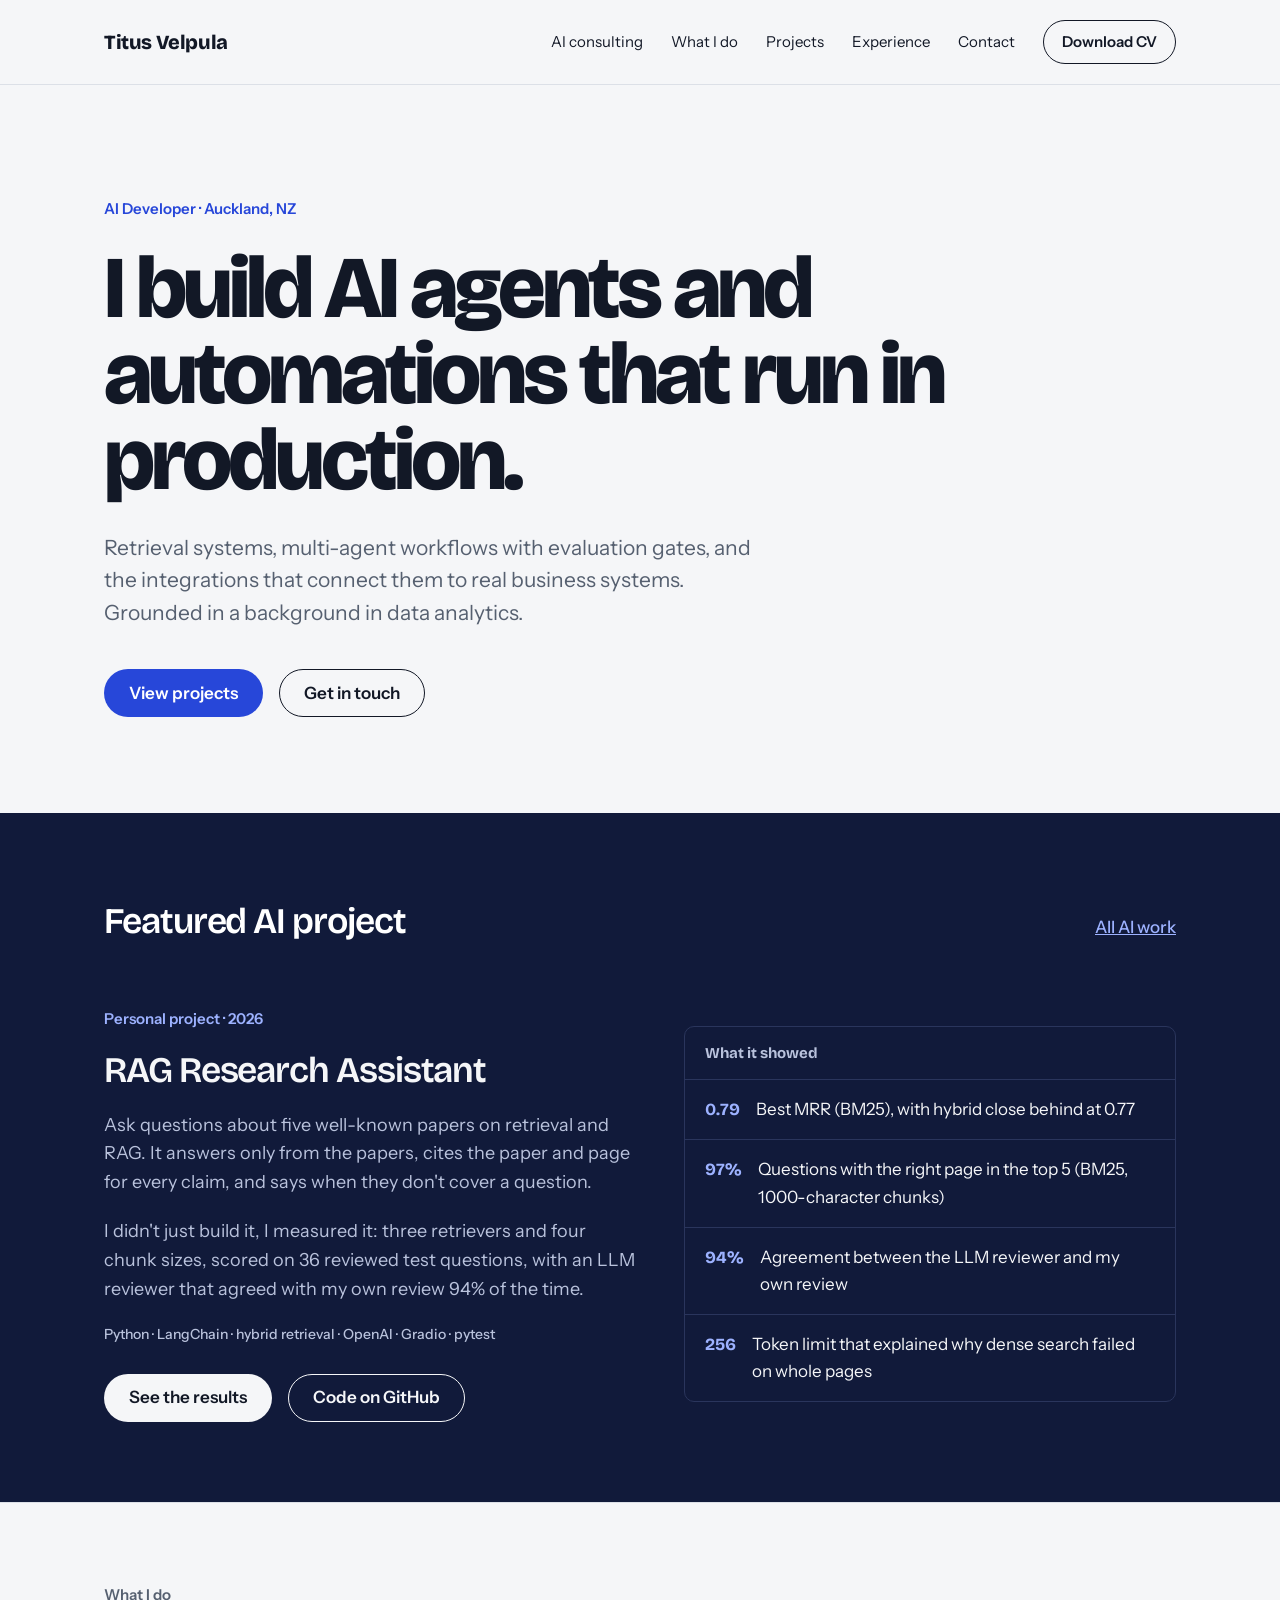
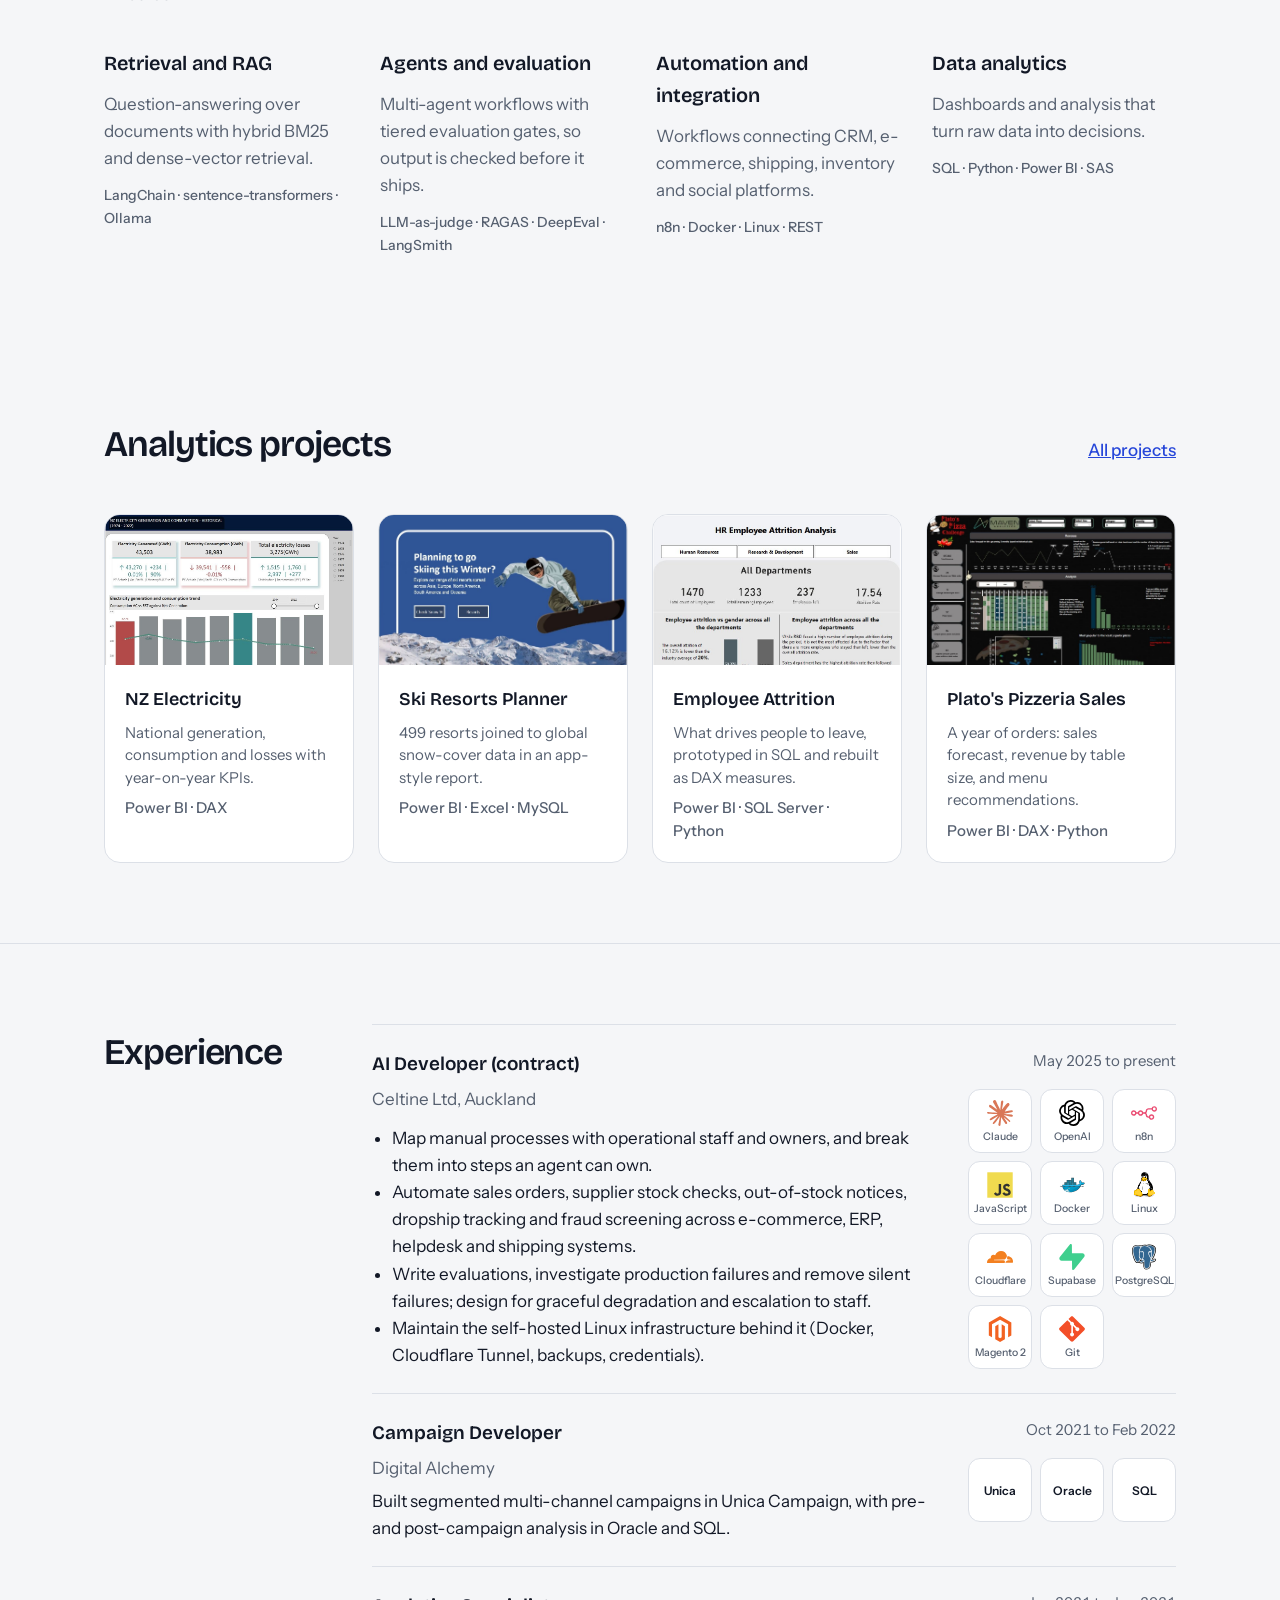
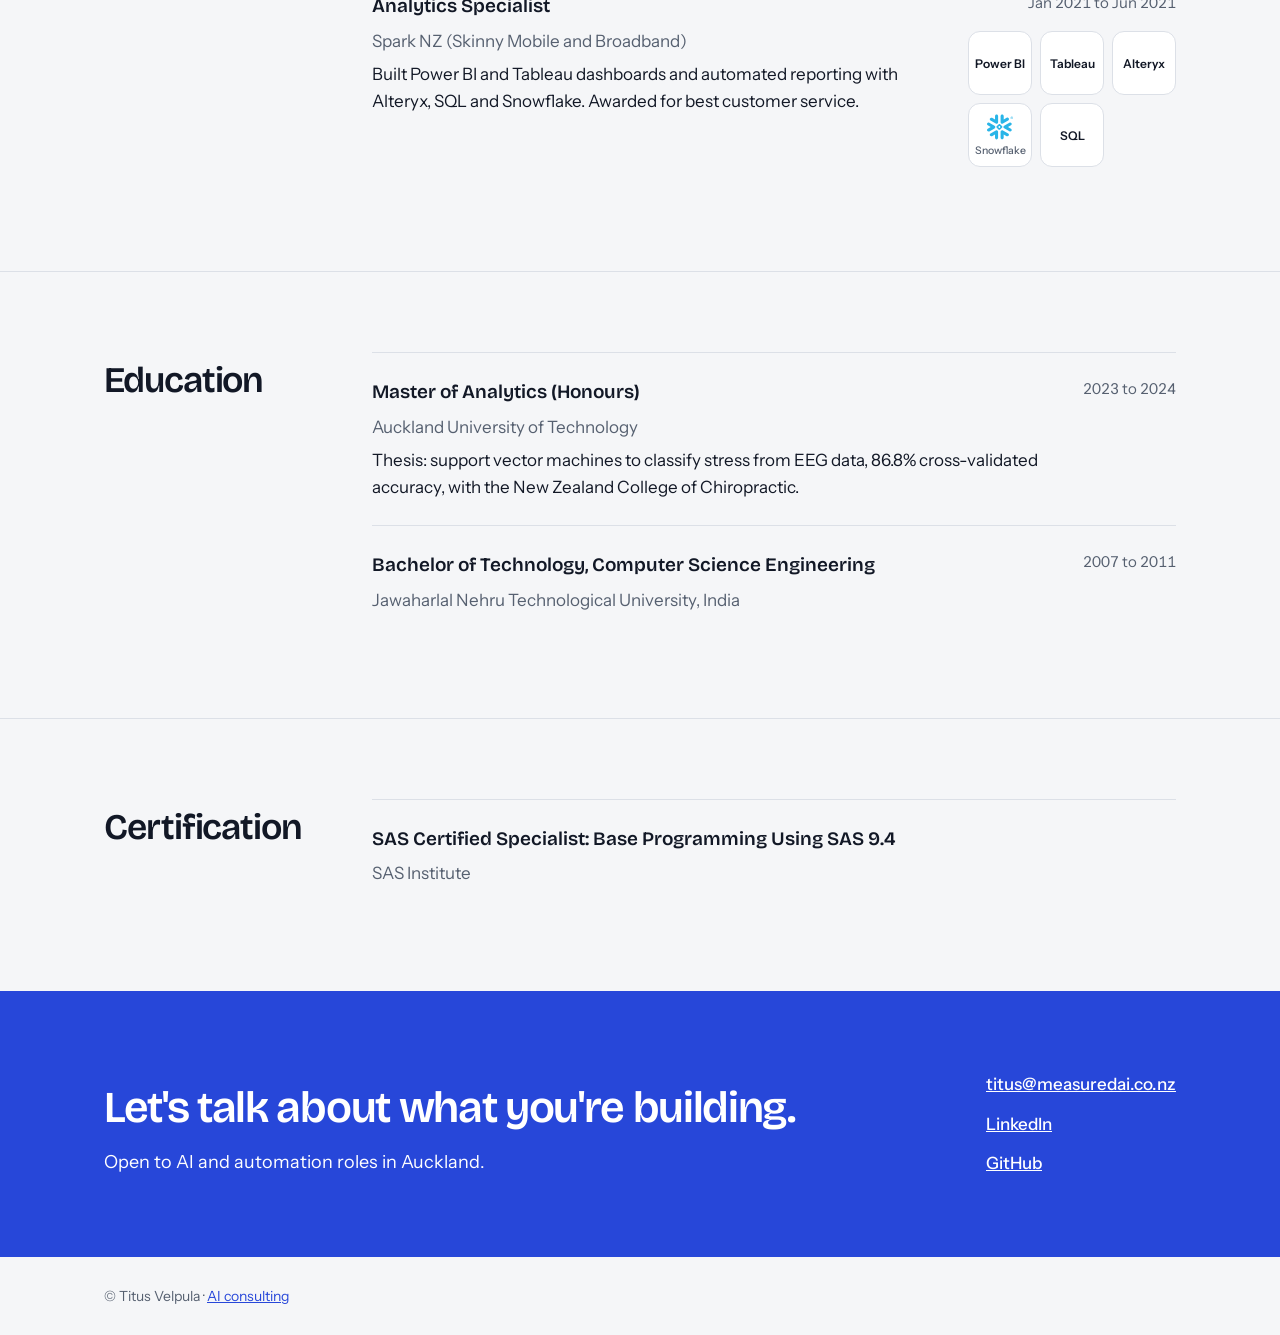
<file: portfolio/index.html>
<!doctype html>
<html lang="en">
<head>
  <meta charset="utf-8">
  <meta name="viewport" content="width=device-width, initial-scale=1">
  <title>Titus Velpula | AI Developer, Auckland</title>
  <meta name="description" content="AI Developer in Auckland building AI agents, retrieval systems and automation that run in production.">
  <link rel="preconnect" href="https://fonts.googleapis.com">
  <link rel="preconnect" href="https://fonts.gstatic.com" crossorigin>
  <link href="https://fonts.googleapis.com/css2?family=Bricolage+Grotesque:opsz,wght@12..96,500;12..96,700;12..96,800&family=Instrument+Sans:wght@400;500;600&display=swap" rel="stylesheet">
  <link rel="stylesheet" href="styles.css?v=5">
</head>
<body>

<header class="site-header">
  <nav class="container nav" aria-label="Main">
    <a class="brand" href="index.html">Titus Velpula</a>
    <div class="nav-links">
      <a href="../index.html">AI consulting</a>
      <a href="#work">What I do</a>
      <a href="projects.html">Projects</a>
      <a href="#experience">Experience</a>
      <a href="#contact">Contact</a>
      <!-- EDIT: put your general CV in the assets folder with this exact file name -->
      <a class="btn btn-outline btn-sm" href="assets/Titus_Velpula_CV.pdf">Download CV</a>
    </div>
  </nav>
</header>

<main>

  <!-- ===================== HERO ===================== -->
  <section class="hero">
    <div class="container">
      <p class="label">AI Developer · Auckland, NZ</p>
      <h1>I build AI agents and automations that run in production.</h1>
      <p class="hero-sub">Retrieval systems, multi-agent workflows with evaluation gates, and the integrations that connect them to real business systems. Grounded in a background in data analytics.</p>
      <div class="btn-row">
        <a class="btn btn-dark" href="projects.html">View projects</a>
        <a class="btn btn-outline" href="#contact">Get in touch</a>
      </div>
    </div>
  </section>

  <!-- ===================== FEATURED AI PROJECT ===================== -->
  <section class="dark" aria-labelledby="featured">
    <div class="container section">
      <div class="section-head featured-head">
        <h2 id="featured" class="h-section">Featured AI project</h2>
        <a href="projects.html#ai" class="link-accent" style="font-weight:500">All AI work</a>
      </div>

      <div class="split feature">
        <div class="split-text">
          <p class="label">Personal project · 2026</p>
          <h3 class="h-feature">RAG Research Assistant</h3>
          <p class="lead on-dark-muted">Ask questions about five well-known papers on retrieval and RAG. It answers only from the papers, cites the paper and page for every claim, and says when they don't cover a question.</p>
          <p class="lead on-dark-muted">I didn't just build it, I measured it: three retrievers and four chunk sizes, scored on 36 reviewed test questions, with an LLM reviewer that agreed with my own review 94% of the time.</p>
          <p class="stack">Python · LangChain · hybrid retrieval · OpenAI · Gradio · pytest</p>
          <div class="btn-row" style="margin-top:8px">
            <a class="btn btn-light" href="projects.html#research">See the results</a>
            <a class="btn btn-outline" style="border-color:var(--bg); color:var(--bg)" href="https://github.com/TitusDV/rag-research-assistant">Code on GitHub</a>
          </div>
        </div>
        <div class="split-panel steps">
          <div class="steps-title">What it showed</div>
          <div class="step"><span class="step-num">0.79</span><span>Best MRR (BM25), with hybrid close behind at 0.77</span></div>
          <div class="step"><span class="step-num">97%</span><span>Questions with the right page in the top 5 (BM25, 1000-character chunks)</span></div>
          <div class="step"><span class="step-num">94%</span><span>Agreement between the LLM reviewer and my own review</span></div>
          <div class="step"><span class="step-num">256</span><span>Token limit that explained why dense search failed on whole pages</span></div>
        </div>
      </div>
    </div>
  </section>


  <!-- ===================== WHAT I DO ===================== -->
  <section id="work" class="section border-top">
    <div class="container">
      <h2 class="label label-muted" style="margin-bottom:40px">What I do</h2>
      <div class="grid grid-loose">
        <div class="skill">
          <h3>Retrieval and RAG</h3>
          <p class="muted">Question-answering over documents with hybrid BM25 and dense-vector retrieval.</p>
          <p class="stack">LangChain · sentence-transformers · Ollama</p>
        </div>
        <div class="skill">
          <h3>Agents and evaluation</h3>
          <p class="muted">Multi-agent workflows with tiered evaluation gates, so output is checked before it ships.</p>
          <p class="stack">LLM-as-judge · RAGAS · DeepEval · LangSmith</p>
        </div>
        <div class="skill">
          <h3>Automation and integration</h3>
          <p class="muted">Workflows connecting CRM, e-commerce, shipping, inventory and social platforms.</p>
          <p class="stack">n8n · Docker · Linux · REST</p>
        </div>
        <div class="skill">
          <h3>Data analytics</h3>
          <p class="muted">Dashboards and analysis that turn raw data into decisions.</p>
          <p class="stack">SQL · Python · Power BI · SAS</p>
        </div>
      </div>
    </div>
  </section>


  <!-- ===================== ANALYTICS PROJECTS ===================== -->
  <section class="section" aria-labelledby="analytics">
    <div class="container">
      <div class="section-head">
        <h2 id="analytics" class="h-section">Analytics projects</h2>
        <a href="projects.html#analytics" style="font-weight:500">All projects</a>
      </div>
      <div class="grid">
        <a class="project-card" href="projects.html#electricity">
          <img class="thumb" src="assets/electricity.jpg" alt="NZ electricity dashboard" loading="lazy">
          <div class="body">
            <h3>NZ Electricity</h3>
            <p class="muted">National generation, consumption and losses with year-on-year KPIs.</p>
            <p class="stack">Power BI · DAX</p>
          </div>
        </a>
        <a class="project-card" href="projects.html#ski">
          <img class="thumb" src="assets/ski.jpg" alt="Ski resorts planner report" loading="lazy">
          <div class="body">
            <h3>Ski Resorts Planner</h3>
            <p class="muted">499 resorts joined to global snow-cover data in an app-style report.</p>
            <p class="stack">Power BI · Excel · MySQL</p>
          </div>
        </a>
        <a class="project-card" href="projects.html#attrition">
          <img class="thumb" src="assets/attrition.jpg" alt="Employee attrition dashboard" loading="lazy">
          <div class="body">
            <h3>Employee Attrition</h3>
            <p class="muted">What drives people to leave, prototyped in SQL and rebuilt as DAX measures.</p>
            <p class="stack">Power BI · SQL Server · Python</p>
          </div>
        </a>
        <a class="project-card" href="projects.html#pizza">
          <img class="thumb" src="assets/pizza.jpg" alt="Plato's Pizzeria sales dashboard" loading="lazy">
          <div class="body">
            <h3>Plato's Pizzeria Sales</h3>
            <p class="muted">A year of orders: sales forecast, revenue by table size, and menu recommendations.</p>
            <p class="stack">Power BI · DAX · Python</p>
          </div>
        </a>
      </div>
    </div>
  </section>

  <!-- ===================== EXPERIENCE ===================== -->
  <section id="experience" class="section border-top" aria-labelledby="exp-h">
    <div class="container exp-layout">
      <h2 id="exp-h" class="h-section">Experience</h2>
      <div class="exp-list">

        <div class="job">
          <div class="job-main">
            <h3>AI Developer (contract)</h3>
            <p class="muted">Celtine Ltd, Auckland</p>
            <ul>
              <li>Map manual processes with operational staff and owners, and break them into steps an agent can own.</li>
              <li>Automate sales orders, supplier stock checks, out-of-stock notices, dropship tracking and fraud screening across e-commerce, ERP, helpdesk and shipping systems.</li>
              <li>Write evaluations, investigate production failures and remove silent failures; design for graceful degradation and escalation to staff.</li>
              <li>Maintain the self-hosted Linux infrastructure behind it (Docker, Cloudflare Tunnel, backups, credentials).</li>
            </ul>
          </div>
          <div class="job-side">
            <p class="dates">May 2025 to present</p>
            <ul class="tools" aria-label="Tools used">
                <li><img src="assets/logos/claude.svg" alt="" width="26" height="26"><span>Claude</span></li>
                <li><img src="assets/logos/openai.svg" alt="" width="26" height="26"><span>OpenAI</span></li>
                <li><img src="assets/logos/n8n.svg" alt="" width="26" height="26"><span>n8n</span></li>
                <li><img src="assets/logos/javascript.svg" alt="" width="26" height="26"><span>JavaScript</span></li>
                <li><img src="assets/logos/docker.svg" alt="" width="26" height="26"><span>Docker</span></li>
                <li><img src="assets/logos/linux.svg" alt="" width="26" height="26"><span>Linux</span></li>
                <li><img src="assets/logos/cloudflare.svg" alt="" width="26" height="26"><span>Cloudflare</span></li>
                <li><img src="assets/logos/supabase.svg" alt="" width="26" height="26"><span>Supabase</span></li>
                <li><img src="assets/logos/postgresql.svg" alt="" width="26" height="26"><span>PostgreSQL</span></li>
                <li><img src="assets/logos/magento.svg" alt="" width="26" height="26"><span>Magento 2</span></li>
                <li><img src="assets/logos/git.svg" alt="" width="26" height="26"><span>Git</span></li>
            </ul>
          </div>
        </div>

        <div class="job">
          <div class="job-main">
            <h3>Campaign Developer</h3>
            <p class="muted">Digital Alchemy</p>
            <p>Built segmented multi-channel campaigns in Unica Campaign, with pre- and post-campaign analysis in Oracle and SQL.</p>
          </div>
          <div class="job-side">
            <p class="dates">Oct 2021 to Feb 2022</p>
            <ul class="tools" aria-label="Tools used">
                <li class="text-only"><b>Unica</b></li>
                <li class="text-only"><b>Oracle</b></li>
                <li class="text-only"><b>SQL</b></li>
            </ul>
          </div>
        </div>

        <div class="job">
          <div class="job-main">
            <h3>Analytics Specialist</h3>
            <p class="muted">Spark NZ (Skinny Mobile and Broadband)</p>
            <p>Built Power BI and Tableau dashboards and automated reporting with Alteryx, SQL and Snowflake. Awarded for best customer service.</p>
          </div>
          <div class="job-side">
            <p class="dates">Jan 2021 to Jun 2021</p>
            <ul class="tools" aria-label="Tools used">
                <li class="text-only"><b>Power BI</b></li>
                <li class="text-only"><b>Tableau</b></li>
                <li class="text-only"><b>Alteryx</b></li>
                <li><img src="assets/logos/snowflake.svg" alt="" width="26" height="26"><span>Snowflake</span></li>
                <li class="text-only"><b>SQL</b></li>
            </ul>
          </div>
        </div>

      </div>
    </div>
  </section>

  <!-- ===================== EDUCATION ===================== -->
  <section id="education" class="section border-top" aria-labelledby="edu-h">
    <div class="container exp-layout">
      <h2 id="edu-h" class="h-section">Education</h2>
      <div class="exp-list">

        <div class="job">
          <div class="job-main">
            <h3>Master of Analytics (Honours)</h3>
            <p class="muted">Auckland University of Technology</p>
            <p>Thesis: support vector machines to classify stress from EEG data, 86.8% cross-validated accuracy, with the New Zealand College of Chiropractic.</p>
          </div>
          <p class="dates">2023 to 2024</p>
        </div>

        <div class="job">
          <div class="job-main">
            <h3>Bachelor of Technology, Computer Science Engineering</h3>
            <p class="muted">Jawaharlal Nehru Technological University, India</p>
          </div>
          <p class="dates">2007 to 2011</p>
        </div>

      </div>
    </div>
  </section>

  <!-- ===================== CERTIFICATION ===================== -->
  <section id="certification" class="section border-top" aria-labelledby="cert-h">
    <div class="container exp-layout">
      <h2 id="cert-h" class="h-section">Certification</h2>
      <div class="exp-list">

        <div class="job">
          <div class="job-main">
            <h3>SAS Certified Specialist: Base Programming Using SAS 9.4</h3>
            <p class="muted">SAS Institute</p>
          </div>
        </div>

      </div>
    </div>
  </section>

  <!-- ===================== CONTACT ===================== -->
  <section id="contact" class="accent-band" aria-labelledby="contact-h">
    <div class="container section contact">
      <div style="flex:1 1 480px; display:flex; flex-direction:column; gap:16px">
        <h2 id="contact-h">Let's talk about what you're building.</h2>
        <p class="lead">Open to AI and automation roles in Auckland.</p>
      </div>
      <div class="contact-links">
        <a href="mailto:titus@measuredai.co.nz">titus@measuredai.co.nz</a>
        <a href="https://www.linkedin.com/in/titus-dinakar-velpula/">LinkedIn</a>
        <a href="https://github.com/TitusDV">GitHub</a>
      </div>
    </div>
  </section>

</main>

<footer class="container site-footer">© Titus Velpula · <a href="../index.html">AI consulting</a></footer>

</body>
</html>
</file>
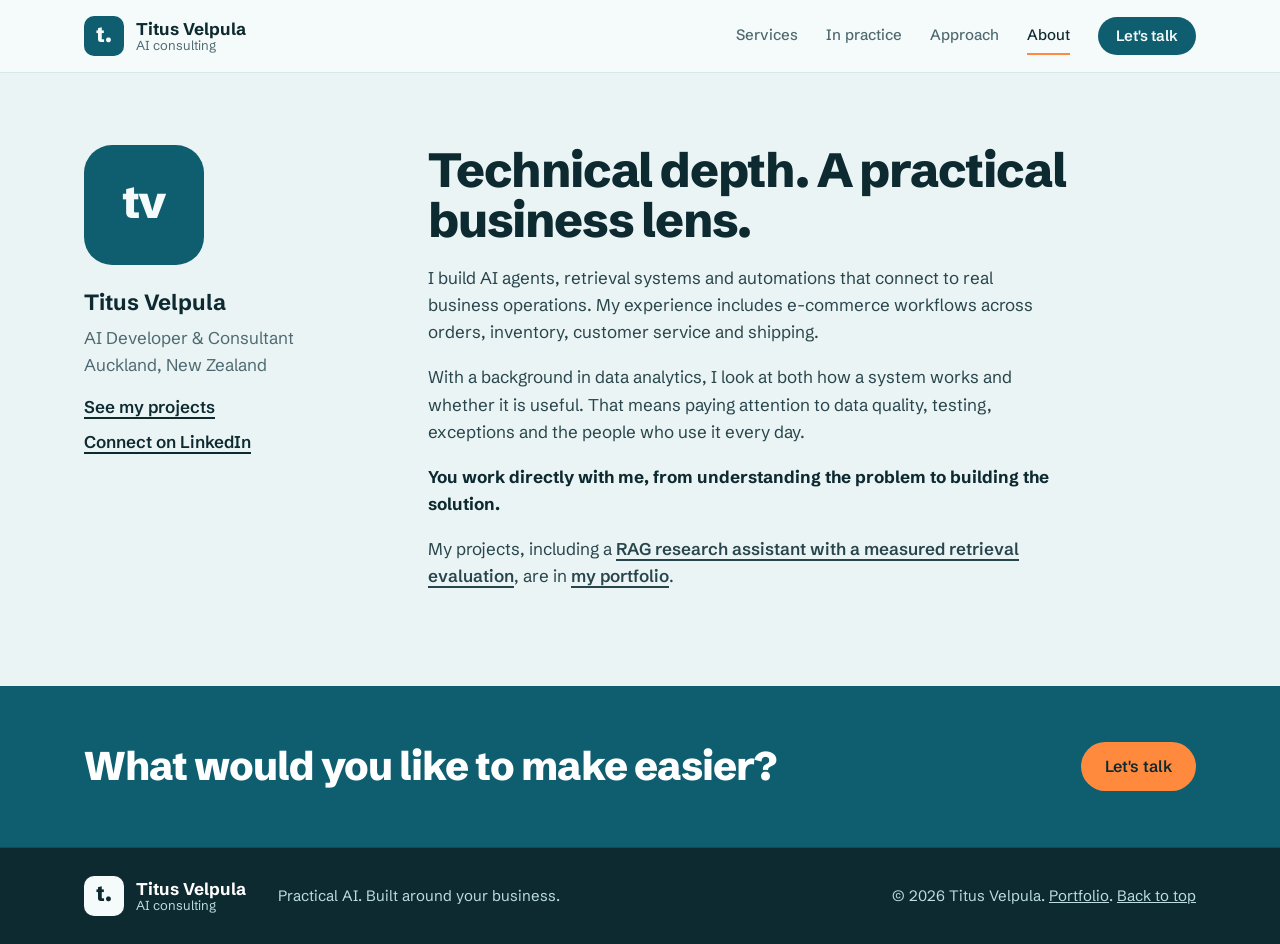
<file: about.html>
<!doctype html>
<html lang="en-NZ">
<head>
<meta charset="utf-8">
<meta name="viewport" content="width=device-width, initial-scale=1">
<title>About | Titus Velpula AI Consulting</title>
<meta name="description" content="Titus Velpula, AI developer and consultant in Auckland.">
<link rel="preload" href="fonts/schibsted-grotesk-latin-700-normal.woff2" as="font" type="font/woff2" crossorigin>
<link rel="icon" href="favicon.svg" type="image/svg+xml">
<link rel="stylesheet" href="styles.css?v=9">
</head>
<body>

<a class="skip" href="#main">Skip to content</a>

<header class="site-head">
  <div class="wrap head-row">
    <a class="brand" href="index.html" aria-label="Titus Velpula AI Consulting, home">
      <span class="mark" aria-hidden="true">t.</span>
      <span class="brand-text"><strong>Titus Velpula</strong><span>AI consulting</span></span>
    </a>
    <button class="menu-btn" type="button" aria-expanded="false" aria-controls="site-nav">Menu</button>
    <nav class="nav" id="site-nav" aria-label="Main">
      <a href="services.html">Services</a>
      <a href="practice.html">In practice</a>
      <a href="approach.html">Approach</a>
      <a href="about.html" aria-current="page">About</a>
      <a class="btn btn-small nav-cta" href="contact.html">Let's talk</a>
    </nav>
  </div>
</header>

<main id="main" class="inner">

  <!-- ABOUT -->
  <section id="about" class="section about">
    <div class="wrap about-grid">
      <div class="person">
        <div class="monogram" aria-hidden="true">tv</div>
        <p class="name">Titus Velpula</p>
        <p class="role">AI Developer &amp; Consultant<br>Auckland, New Zealand</p>
        <p class="person-links"><a class="text-link" href="portfolio/">See my projects</a><a class="text-link" href="https://www.linkedin.com/in/titus-dinakar-velpula/">Connect on LinkedIn</a></p>
      </div>
      <div class="about-copy">
        <h1 class="h2">Technical depth. A practical business lens.</h1>
        <p>I build AI agents, retrieval systems and automations that connect to real business operations. My experience includes e-commerce workflows across orders, inventory, customer service and shipping.</p>
        <p>With a background in data analytics, I look at both how a system works and whether it is useful. That means paying attention to data quality, testing, exceptions and the people who use it every day.</p>
        <p class="direct">You work directly with me, from understanding the problem to building the solution.</p>
        <p>My projects, including a <a class="text-link" href="portfolio/projects.html#research">RAG research assistant with a measured retrieval evaluation</a>, are in <a class="text-link" href="portfolio/">my portfolio</a>.</p>
      </div>
    </div>
  </section>

  <section class="cta-band">
    <div class="wrap cta-row">
      <h2 class="h2">What would you like to make easier?</h2>
      <a class="btn btn-accent" href="contact.html">Let's talk</a>
    </div>
  </section>


</main>

<footer class="site-foot">
  <div class="wrap foot-row">
    <a class="brand" href="index.html"><span class="mark" aria-hidden="true">t.</span><span class="brand-text"><strong>Titus Velpula</strong><span>AI consulting</span></span></a>
    <p>Practical AI. Built around your business.</p>
    <p class="small">© 2026 Titus Velpula. <a href="portfolio/">Portfolio</a>. <a href="#main">Back to top</a></p>
  </div>
</footer>

<script src="script.js?v=3"></script>
</body>
</html>
</file>
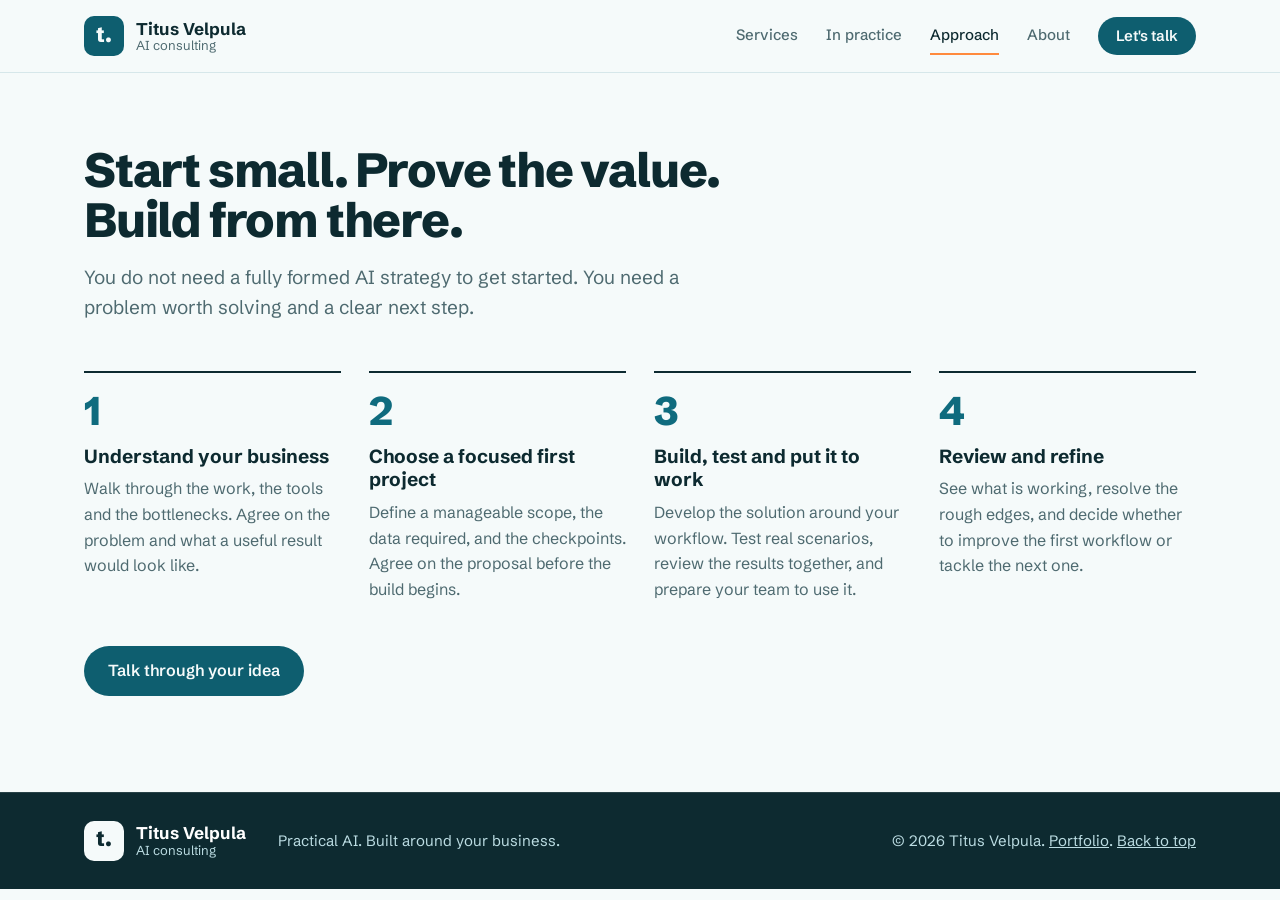
<file: approach.html>
<!doctype html>
<html lang="en-NZ">
<head>
<meta charset="utf-8">
<meta name="viewport" content="width=device-width, initial-scale=1">
<title>Approach | Titus Velpula AI Consulting</title>
<meta name="description" content="Start small, prove the value, build from there.">
<link rel="preload" href="fonts/schibsted-grotesk-latin-700-normal.woff2" as="font" type="font/woff2" crossorigin>
<link rel="icon" href="favicon.svg" type="image/svg+xml">
<link rel="stylesheet" href="styles.css?v=9">
</head>
<body>

<a class="skip" href="#main">Skip to content</a>

<header class="site-head">
  <div class="wrap head-row">
    <a class="brand" href="index.html" aria-label="Titus Velpula AI Consulting, home">
      <span class="mark" aria-hidden="true">t.</span>
      <span class="brand-text"><strong>Titus Velpula</strong><span>AI consulting</span></span>
    </a>
    <button class="menu-btn" type="button" aria-expanded="false" aria-controls="site-nav">Menu</button>
    <nav class="nav" id="site-nav" aria-label="Main">
      <a href="services.html">Services</a>
      <a href="practice.html">In practice</a>
      <a href="approach.html" aria-current="page">Approach</a>
      <a href="about.html">About</a>
      <a class="btn btn-small nav-cta" href="contact.html">Let's talk</a>
    </nav>
  </div>
</header>

<main id="main" class="inner">

  <!-- APPROACH -->
  <section id="approach" class="section">
    <div class="wrap">
      <div class="section-head">
        <h1 class="h2">Start small. Prove the value. Build from there.</h1>
        <p class="sub">You do not need a fully formed AI strategy to get started. You need a problem worth solving and a clear next step.</p>
      </div>
      <ol class="timeline">
        <li><h3>Understand your business</h3><p>Walk through the work, the tools and the bottlenecks. Agree on the problem and what a useful result would look like.</p></li>
        <li><h3>Choose a focused first project</h3><p>Define a manageable scope, the data required, and the checkpoints. Agree on the proposal before the build begins.</p></li>
        <li><h3>Build, test and put it to work</h3><p>Develop the solution around your workflow. Test real scenarios, review the results together, and prepare your team to use it.</p></li>
        <li><h3>Review and refine</h3><p>See what is working, resolve the rough edges, and decide whether to improve the first workflow or tackle the next one.</p></li>
      </ol>
      <a class="btn" href="contact.html">Talk through your idea</a>
    </div>
  </section>

</main>

<footer class="site-foot">
  <div class="wrap foot-row">
    <a class="brand" href="index.html"><span class="mark" aria-hidden="true">t.</span><span class="brand-text"><strong>Titus Velpula</strong><span>AI consulting</span></span></a>
    <p>Practical AI. Built around your business.</p>
    <p class="small">© 2026 Titus Velpula. <a href="portfolio/">Portfolio</a>. <a href="#main">Back to top</a></p>
  </div>
</footer>

<script src="script.js?v=3"></script>
</body>
</html>
</file>
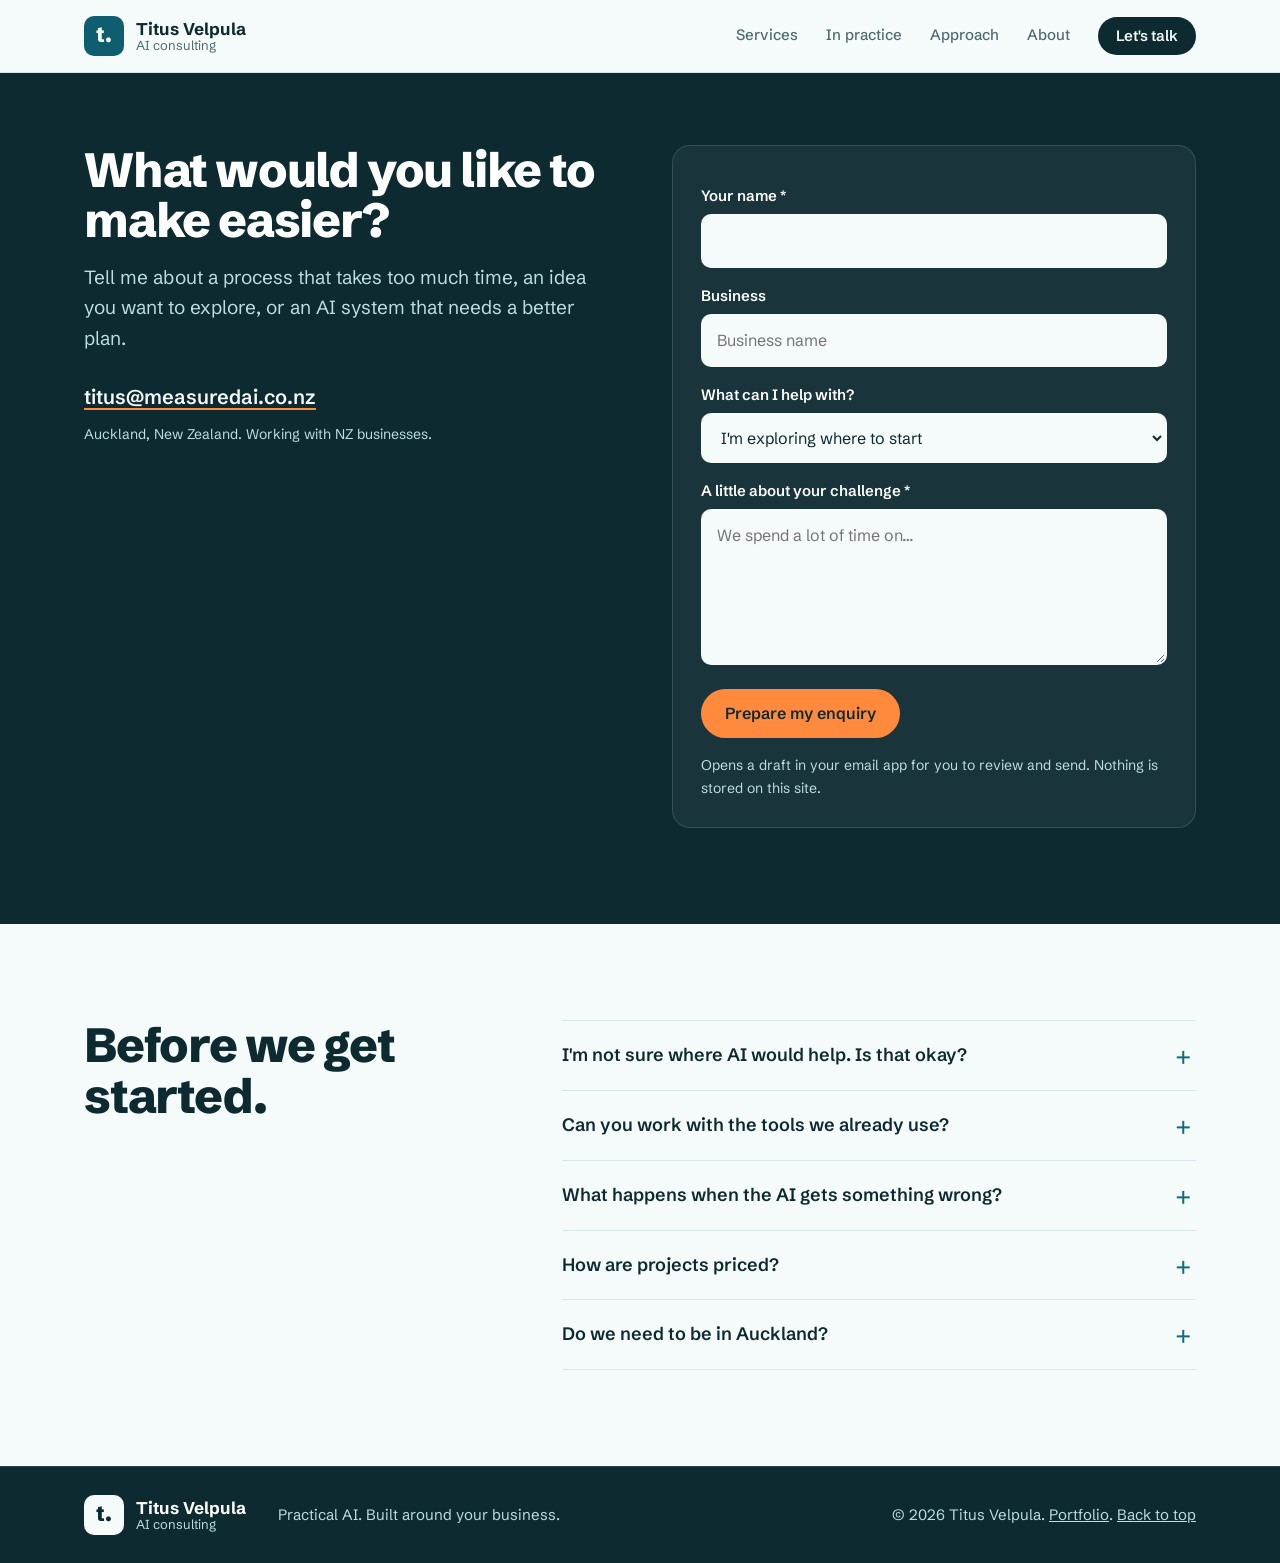
<file: contact.html>
<!doctype html>
<html lang="en-NZ">
<head>
<meta charset="utf-8">
<meta name="viewport" content="width=device-width, initial-scale=1">
<title>Contact | Titus Velpula AI Consulting</title>
<meta name="description" content="Tell me about a process that takes too much time, or an idea you want to explore.">
<link rel="preload" href="fonts/schibsted-grotesk-latin-700-normal.woff2" as="font" type="font/woff2" crossorigin>
<link rel="icon" href="favicon.svg" type="image/svg+xml">
<link rel="stylesheet" href="styles.css?v=9">
</head>
<body>

<a class="skip" href="#main">Skip to content</a>

<header class="site-head">
  <div class="wrap head-row">
    <a class="brand" href="index.html" aria-label="Titus Velpula AI Consulting, home">
      <span class="mark" aria-hidden="true">t.</span>
      <span class="brand-text"><strong>Titus Velpula</strong><span>AI consulting</span></span>
    </a>
    <button class="menu-btn" type="button" aria-expanded="false" aria-controls="site-nav">Menu</button>
    <nav class="nav" id="site-nav" aria-label="Main">
      <a href="services.html">Services</a>
      <a href="practice.html">In practice</a>
      <a href="approach.html">Approach</a>
      <a href="about.html">About</a>
      <a class="btn btn-small nav-cta" href="contact.html" aria-current="page">Let's talk</a>
    </nav>
  </div>
</header>

<main id="main" class="inner">

  <!-- CONTACT -->
  <section id="contact" class="section contact">
    <div class="wrap contact-grid">
      <div>
        <h1 class="h2">What would you like to make easier?</h1>
        <p class="sub">Tell me about a process that takes too much time, an idea you want to explore, or an AI system that needs a better plan.</p>
        <p><a class="text-link on-dark" href="mailto:titus@measuredai.co.nz">titus@measuredai.co.nz</a></p>
        <p class="small">Auckland, New Zealand. Working with NZ businesses.</p>
      </div>
      <form class="enquiry" id="enquiry" novalidate>
        <label for="f-name">Your name <span aria-hidden="true">*</span></label>
        <input id="f-name" name="name" autocomplete="name" required>
        <label for="f-business">Business</label>
        <input id="f-business" name="business" autocomplete="organization" placeholder="Business name">
        <label for="f-topic">What can I help with?</label>
        <select id="f-topic" name="topic">
          <option>I'm exploring where to start</option>
          <option>AI opportunity assessment</option>
          <option>AI systems and automation</option>
          <option>AI review and improvement</option>
          <option>A workflow like the e-commerce example</option>
          <option>A workflow like the customer support example</option>
          <option>A workflow like the internal knowledge example</option>
        </select>
        <label for="f-msg">A little about your challenge <span aria-hidden="true">*</span></label>
        <textarea id="f-msg" name="message" rows="5" placeholder="We spend a lot of time on…" required></textarea>
        <p class="form-error" id="form-error" role="alert" hidden></p>
        <button class="btn btn-accent" type="submit">Prepare my enquiry</button>
        <p class="small">Opens a draft in your email app for you to review and send. Nothing is stored on this site.</p>
      </form>
    </div>
  </section>

  <!-- FAQ -->
  <section class="section faq">
    <div class="wrap faq-grid">
      <h2 class="h2">Before we get started.</h2>
      <div class="faq-list">
        <details>
          <summary>I'm not sure where AI would help. Is that okay?</summary>
          <p>Yes. Most conversations start there. We walk through how your work gets done, and I'll point out where AI or automation could help, and where it wouldn't be worth it.</p>
        </details>
        <details>
          <summary>Can you work with the tools we already use?</summary>
          <p>Usually, yes. I build around the systems you already have and connect them where they allow it. If a tool can't be connected, I'll tell you early.</p>
        </details>
        <details>
          <summary>What happens when the AI gets something wrong?</summary>
          <p>Systems are tested on real scenarios before they go live, and anything uncertain is sent to a person instead of being acted on. You decide which steps always need a human check.</p>
        </details>
        <details>
          <summary>How are projects priced?</summary>
          <p>After our first conversation, I'll give you a clear proposal with the scope and the price, agreed before any build starts.</p>
        </details>
        <details>
          <summary>Do we need to be in Auckland?</summary>
          <p>No. I'm based in Auckland and happy to meet in person here, and I work with businesses elsewhere in New Zealand online.</p>
        </details>
      </div>
    </div>
  </section>

</main>

<footer class="site-foot">
  <div class="wrap foot-row">
    <a class="brand" href="index.html"><span class="mark" aria-hidden="true">t.</span><span class="brand-text"><strong>Titus Velpula</strong><span>AI consulting</span></span></a>
    <p>Practical AI. Built around your business.</p>
    <p class="small">© 2026 Titus Velpula. <a href="portfolio/">Portfolio</a>. <a href="#main">Back to top</a></p>
  </div>
</footer>

<script src="script.js?v=3"></script>
</body>
</html>
</file>
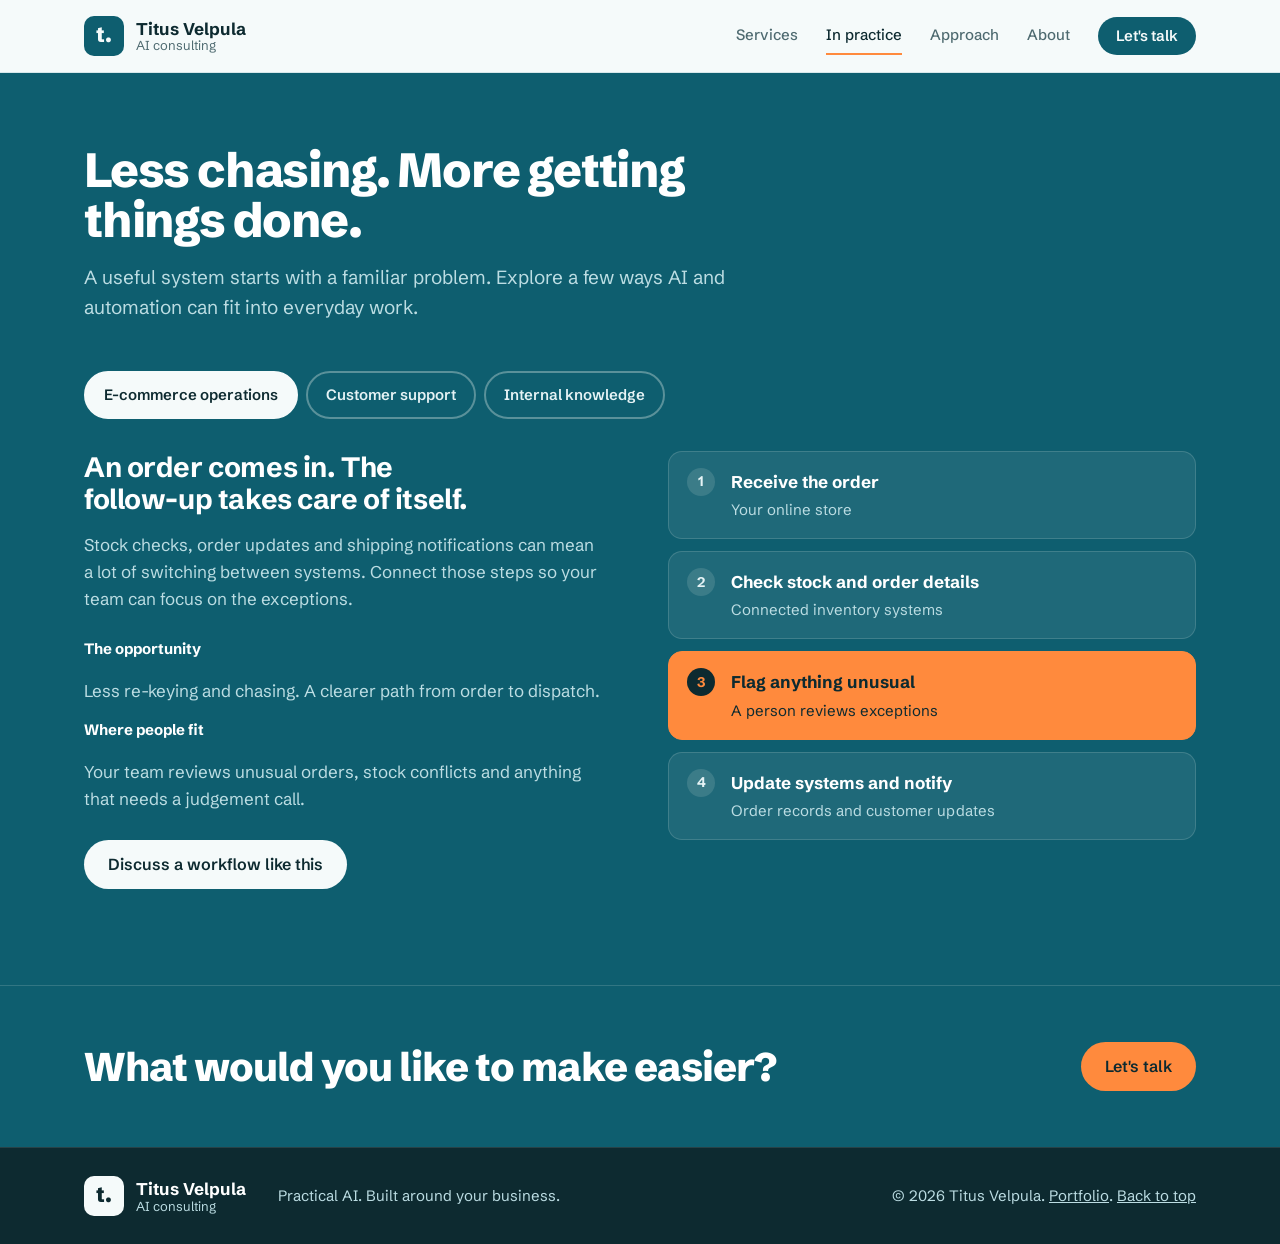
<file: practice.html>
<!doctype html>
<html lang="en-NZ">
<head>
<meta charset="utf-8">
<meta name="viewport" content="width=device-width, initial-scale=1">
<title>In practice | Titus Velpula AI Consulting</title>
<meta name="description" content="Examples of how AI and automation can fit into everyday work.">
<link rel="preload" href="fonts/schibsted-grotesk-latin-700-normal.woff2" as="font" type="font/woff2" crossorigin>
<link rel="icon" href="favicon.svg" type="image/svg+xml">
<link rel="stylesheet" href="styles.css?v=9">
</head>
<body>

<a class="skip" href="#main">Skip to content</a>

<header class="site-head">
  <div class="wrap head-row">
    <a class="brand" href="index.html" aria-label="Titus Velpula AI Consulting, home">
      <span class="mark" aria-hidden="true">t.</span>
      <span class="brand-text"><strong>Titus Velpula</strong><span>AI consulting</span></span>
    </a>
    <button class="menu-btn" type="button" aria-expanded="false" aria-controls="site-nav">Menu</button>
    <nav class="nav" id="site-nav" aria-label="Main">
      <a href="services.html">Services</a>
      <a href="practice.html" aria-current="page">In practice</a>
      <a href="approach.html">Approach</a>
      <a href="about.html">About</a>
      <a class="btn btn-small nav-cta" href="contact.html">Let's talk</a>
    </nav>
  </div>
</header>

<main id="main" class="inner">

  <!-- IN PRACTICE -->
  <section id="practice" class="section band">
    <div class="wrap">
      <div class="section-head">
        <h1 class="h2">Less chasing. More getting things done.</h1>
        <p class="sub">A useful system starts with a familiar problem. Explore a few ways AI and automation can fit into everyday work.</p>
      </div>

      <div class="tabs" role="tablist" aria-label="Examples">
        <button role="tab" id="tab-ops" aria-controls="panel-ops" aria-selected="true">E-commerce operations</button>
        <button role="tab" id="tab-support" aria-controls="panel-support" aria-selected="false" tabindex="-1">Customer support</button>
        <button role="tab" id="tab-knowledge" aria-controls="panel-knowledge" aria-selected="false" tabindex="-1">Internal knowledge</button>
      </div>

      <div class="panel" role="tabpanel" id="panel-ops" aria-labelledby="tab-ops">
        <div class="panel-copy">
          <h3>An order comes in. The follow-up takes care of itself.</h3>
          <p>Stock checks, order updates and shipping notifications can mean a lot of switching between systems. Connect those steps so your team can focus on the exceptions.</p>
          <dl>
            <dt>The opportunity</dt><dd>Less re-keying and chasing. A clearer path from order to dispatch.</dd>
            <dt>Where people fit</dt><dd>Your team reviews unusual orders, stock conflicts and anything that needs a judgement call.</dd>
          </dl>
          <a class="btn btn-light" href="contact.html?topic=A+workflow+like+the+e-commerce+example">Discuss a workflow like this</a>
        </div>
        <ol class="flow" aria-label="Example workflow">
          <li><strong>Receive the order</strong><span>Your online store</span></li>
          <li><strong>Check stock and order details</strong><span>Connected inventory systems</span></li>
          <li class="human"><strong>Flag anything unusual</strong><span>A person reviews exceptions</span></li>
          <li><strong>Update systems and notify</strong><span>Order records and customer updates</span></li>
        </ol>
      </div>

      <div class="panel" role="tabpanel" id="panel-support" aria-labelledby="tab-support" hidden>
        <div class="panel-copy">
          <h3>A question arrives. A good reply is ready to check.</h3>
          <p>Many customer emails ask the same few things. Look up the facts in your systems and draft the reply, so your team spends its time on the conversations that need them.</p>
          <dl>
            <dt>The opportunity</dt><dd>Faster, more consistent replies, without starting each one from scratch.</dd>
            <dt>Where people fit</dt><dd>Your team approves replies, and handles complaints and anything sensitive.</dd>
          </dl>
          <a class="btn btn-light" href="contact.html?topic=A+workflow+like+the+customer+support+example">Discuss a workflow like this</a>
        </div>
        <ol class="flow" aria-label="Example workflow">
          <li><strong>Receive the enquiry</strong><span>Email or your helpdesk</span></li>
          <li><strong>Find the facts</strong><span>Orders, accounts and policies</span></li>
          <li><strong>Draft a reply</strong><span>In your tone, with the details filled in</span></li>
          <li class="human"><strong>Review and send</strong><span>A person approves or edits</span></li>
        </ol>
      </div>

      <div class="panel" role="tabpanel" id="panel-knowledge" aria-labelledby="tab-knowledge" hidden>
        <div class="panel-copy">
          <h3>Someone has a question. The answer is already written down.</h3>
          <p>Policies, procedures and product details often live in documents nobody has time to search. Let your team ask in plain language and get an answer that points to the source.</p>
          <dl>
            <dt>The opportunity</dt><dd>Less time hunting for information, and fewer questions for the one person who knows.</dd>
            <dt>Where people fit</dt><dd>Answers show their sources, and say so when the documents don't cover a question.</dd>
          </dl>
          <a class="btn btn-light" href="contact.html?topic=A+workflow+like+the+internal+knowledge+example">Discuss a workflow like this</a>
        </div>
        <ol class="flow" aria-label="Example workflow">
          <li><strong>Ask a question</strong><span>In plain language</span></li>
          <li><strong>Search your documents</strong><span>Policies, guides and records</span></li>
          <li><strong>Answer with sources</strong><span>Linked to the page it came from</span></li>
          <li class="human"><strong>Check when it matters</strong><span>A person confirms important answers</span></li>
        </ol>
      </div>
    </div>
  </section>

  <section class="cta-band">
    <div class="wrap cta-row">
      <h2 class="h2">What would you like to make easier?</h2>
      <a class="btn btn-accent" href="contact.html">Let's talk</a>
    </div>
  </section>


</main>

<footer class="site-foot">
  <div class="wrap foot-row">
    <a class="brand" href="index.html"><span class="mark" aria-hidden="true">t.</span><span class="brand-text"><strong>Titus Velpula</strong><span>AI consulting</span></span></a>
    <p>Practical AI. Built around your business.</p>
    <p class="small">© 2026 Titus Velpula. <a href="portfolio/">Portfolio</a>. <a href="#main">Back to top</a></p>
  </div>
</footer>

<script src="script.js?v=3"></script>
</body>
</html>
</file>
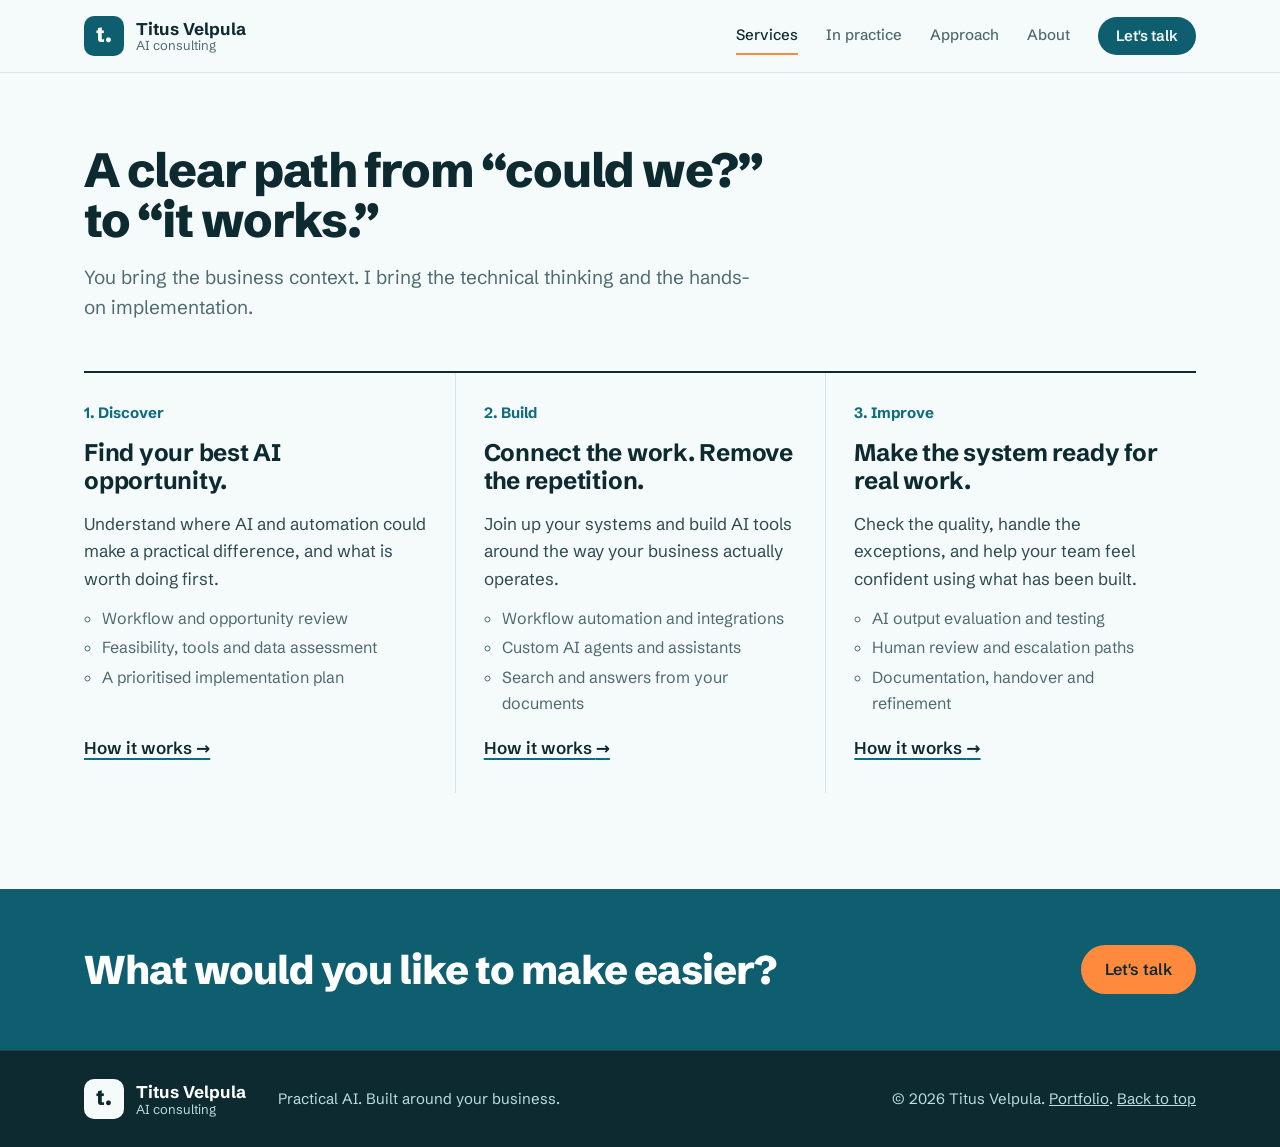
<file: services.html>
<!doctype html>
<html lang="en-NZ">
<head>
<meta charset="utf-8">
<meta name="viewport" content="width=device-width, initial-scale=1">
<title>Services | Titus Velpula AI Consulting</title>
<meta name="description" content="Discover, build and improve: AI opportunity assessment, AI systems and automation, and AI review and improvement.">
<link rel="preload" href="fonts/schibsted-grotesk-latin-700-normal.woff2" as="font" type="font/woff2" crossorigin>
<link rel="icon" href="favicon.svg" type="image/svg+xml">
<link rel="stylesheet" href="styles.css?v=9">
</head>
<body>

<a class="skip" href="#main">Skip to content</a>

<header class="site-head">
  <div class="wrap head-row">
    <a class="brand" href="index.html" aria-label="Titus Velpula AI Consulting, home">
      <span class="mark" aria-hidden="true">t.</span>
      <span class="brand-text"><strong>Titus Velpula</strong><span>AI consulting</span></span>
    </a>
    <button class="menu-btn" type="button" aria-expanded="false" aria-controls="site-nav">Menu</button>
    <nav class="nav" id="site-nav" aria-label="Main">
      <a href="services.html" aria-current="page">Services</a>
      <a href="practice.html">In practice</a>
      <a href="approach.html">Approach</a>
      <a href="about.html">About</a>
      <a class="btn btn-small nav-cta" href="contact.html">Let's talk</a>
    </nav>
  </div>
</header>

<main id="main" class="inner">

  <!-- SERVICES -->
  <section id="services" class="section">
    <div class="wrap">
      <div class="section-head">
        <h1 class="h2">A clear path from “could we?” to “it works.”</h1>
        <p class="sub">You bring the business context. I bring the technical thinking and the hands-on implementation.</p>
      </div>
      <ol class="services">
        <li>
          <p class="step">Discover</p>
          <h3>Find your best AI opportunity.</h3>
          <p>Understand where AI and automation could make a practical difference, and what is worth doing first.</p>
          <ul><li>Workflow and opportunity review</li><li>Feasibility, tools and data assessment</li><li>A prioritised implementation plan</li></ul>
          <a class="svc-link" href="discover.html">How it works <span aria-hidden="true">→</span></a>
        </li>
        <li>
          <p class="step">Build</p>
          <h3>Connect the work. Remove the repetition.</h3>
          <p>Join up your systems and build AI tools around the way your business actually operates.</p>
          <ul><li>Workflow automation and integrations</li><li>Custom AI agents and assistants</li><li>Search and answers from your documents</li></ul>
          <a class="svc-link" href="build.html">How it works <span aria-hidden="true">→</span></a>
        </li>
        <li>
          <p class="step">Improve</p>
          <h3>Make the system ready for real work.</h3>
          <p>Check the quality, handle the exceptions, and help your team feel confident using what has been built.</p>
          <ul><li>AI output evaluation and testing</li><li>Human review and escalation paths</li><li>Documentation, handover and refinement</li></ul>
          <a class="svc-link" href="improve.html">How it works <span aria-hidden="true">→</span></a>
        </li>
      </ol>
    </div>
  </section>

  <section class="cta-band">
    <div class="wrap cta-row">
      <h2 class="h2">What would you like to make easier?</h2>
      <a class="btn btn-accent" href="contact.html">Let's talk</a>
    </div>
  </section>


</main>

<footer class="site-foot">
  <div class="wrap foot-row">
    <a class="brand" href="index.html"><span class="mark" aria-hidden="true">t.</span><span class="brand-text"><strong>Titus Velpula</strong><span>AI consulting</span></span></a>
    <p>Practical AI. Built around your business.</p>
    <p class="small">© 2026 Titus Velpula. <a href="portfolio/">Portfolio</a>. <a href="#main">Back to top</a></p>
  </div>
</footer>

<script src="script.js?v=3"></script>
</body>
</html>
</file>
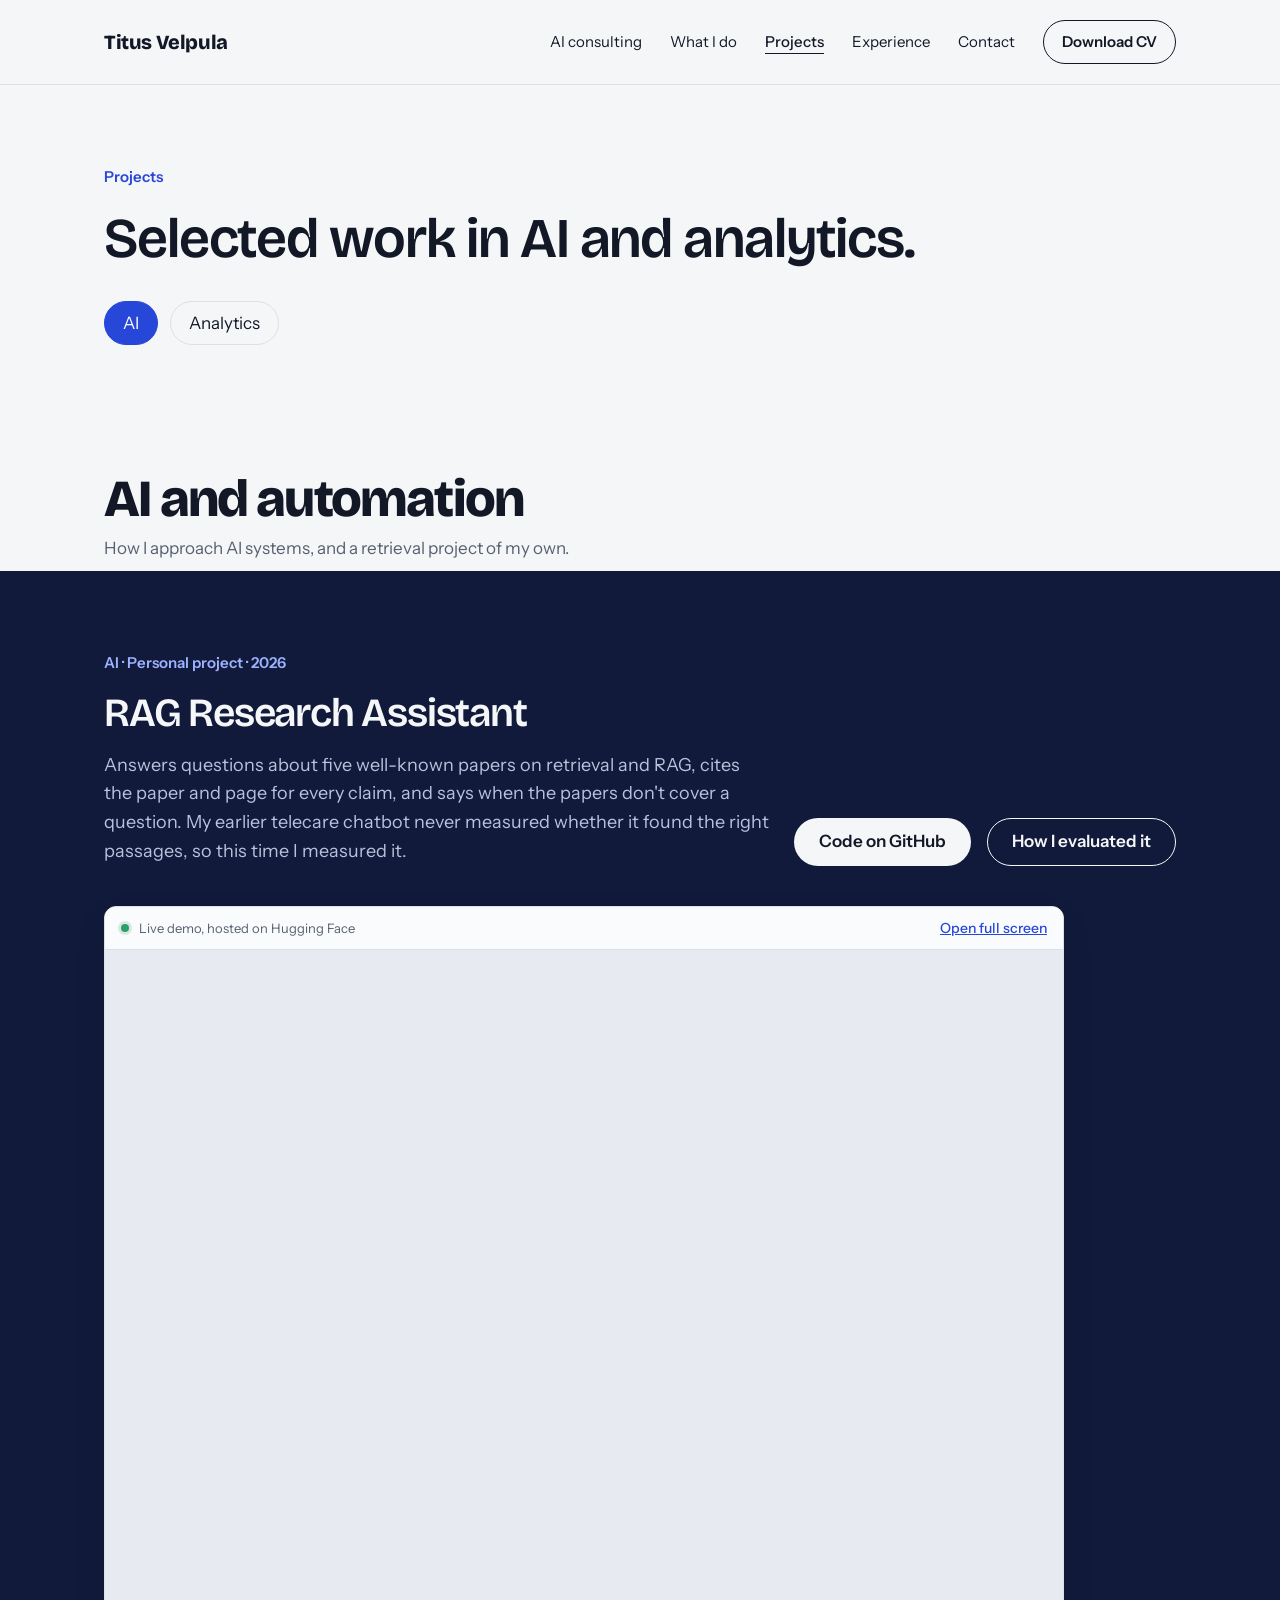
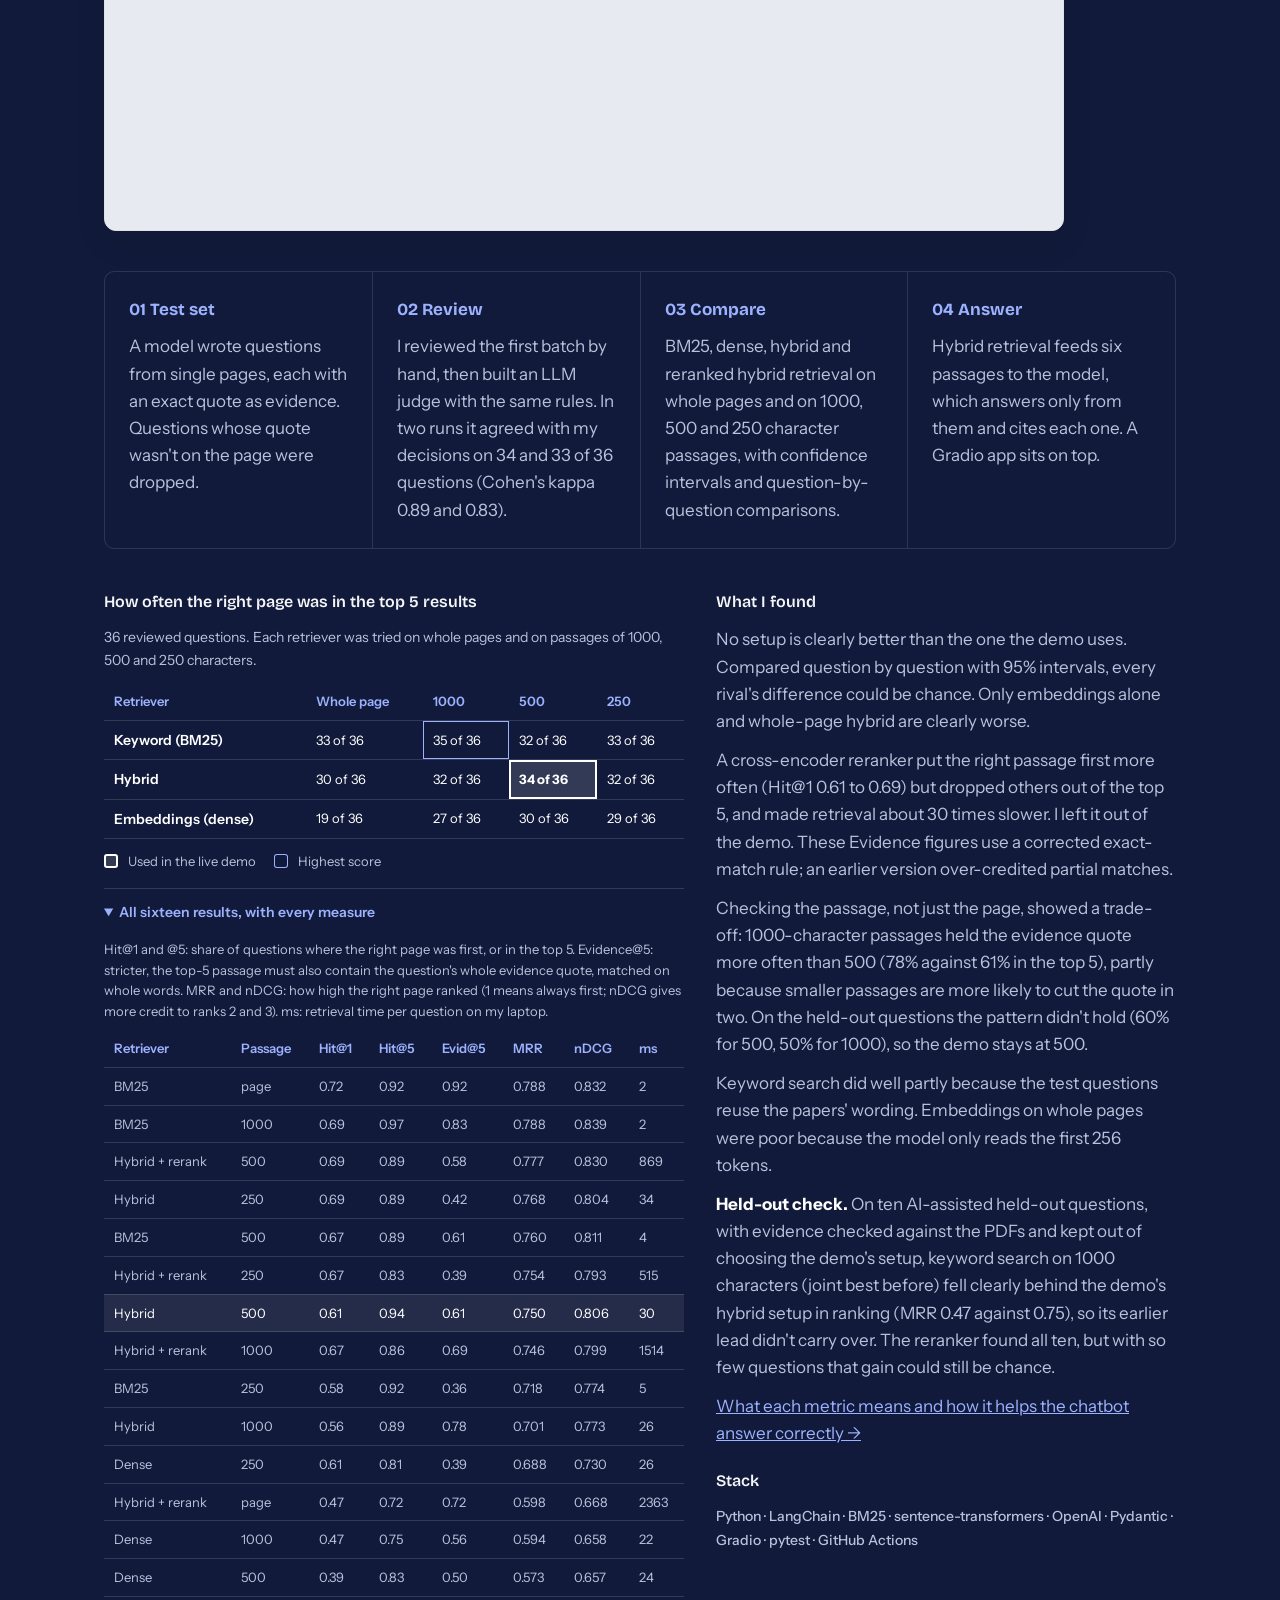
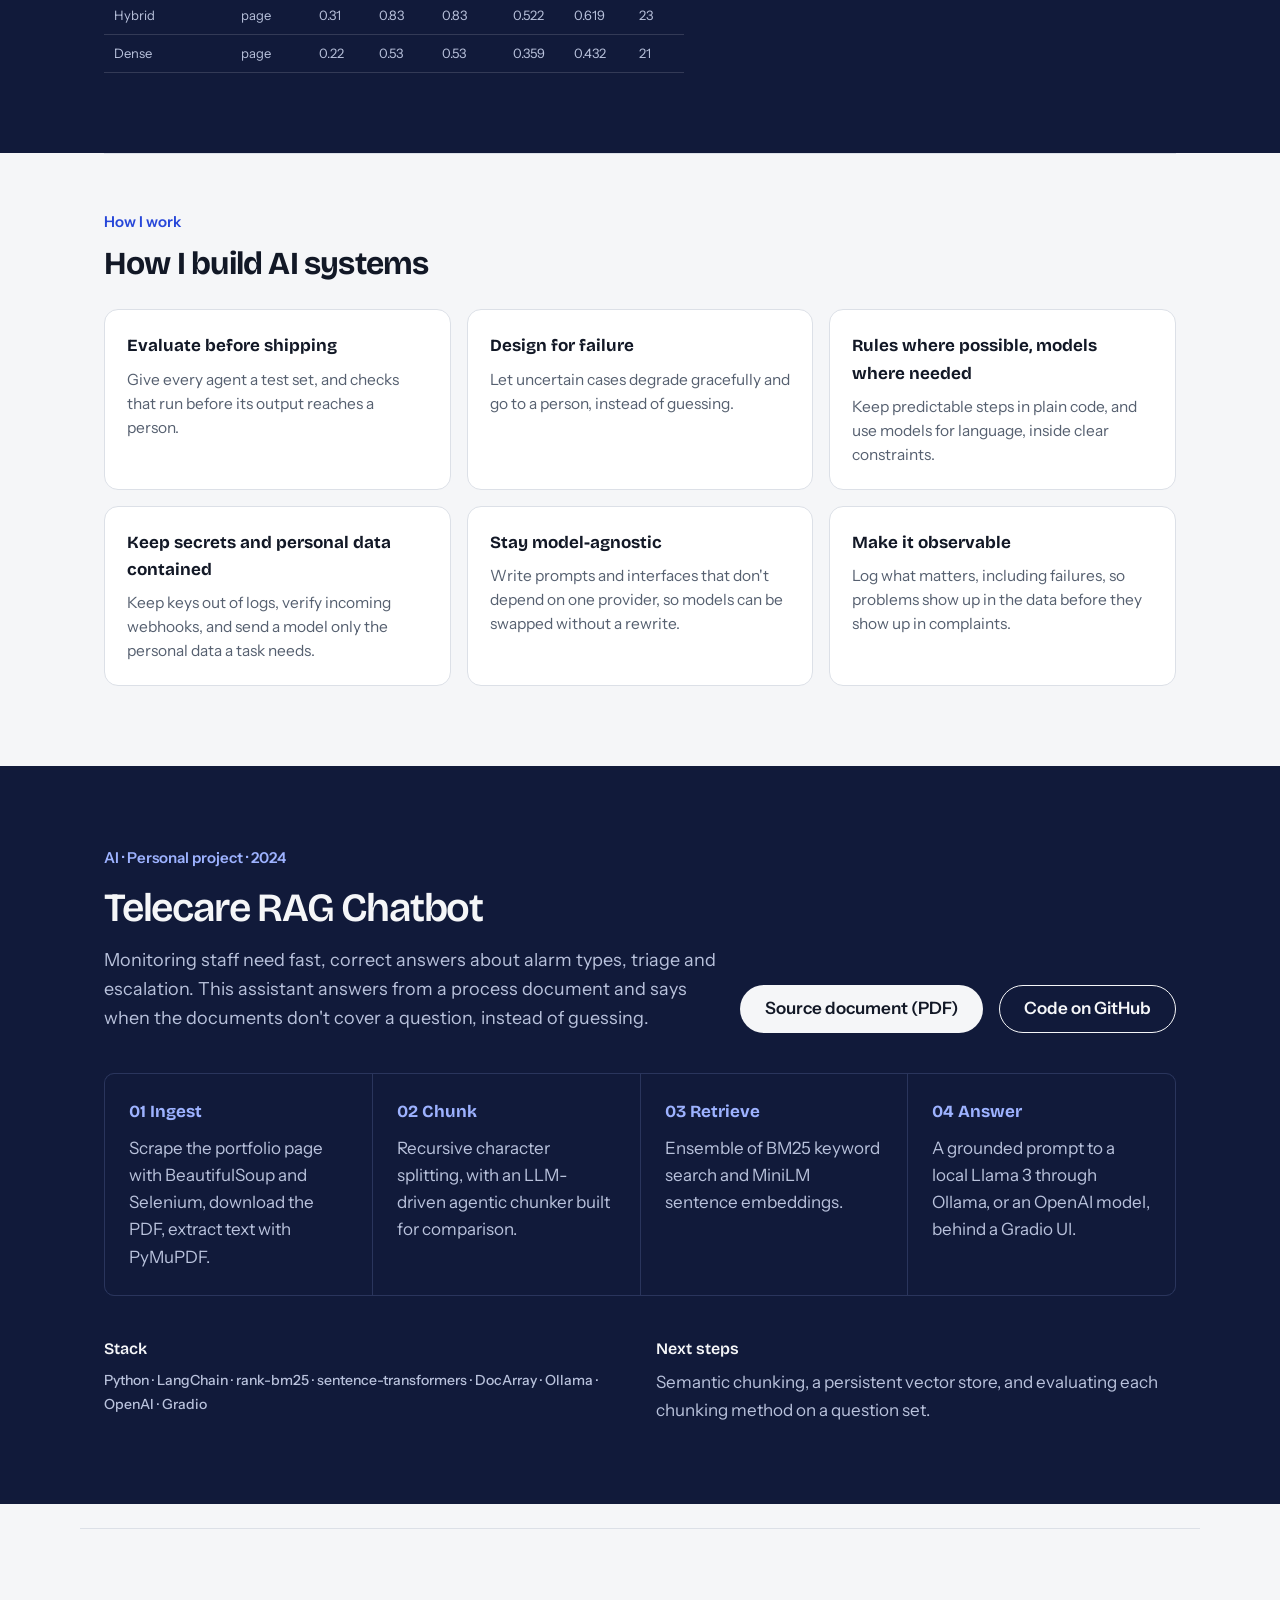
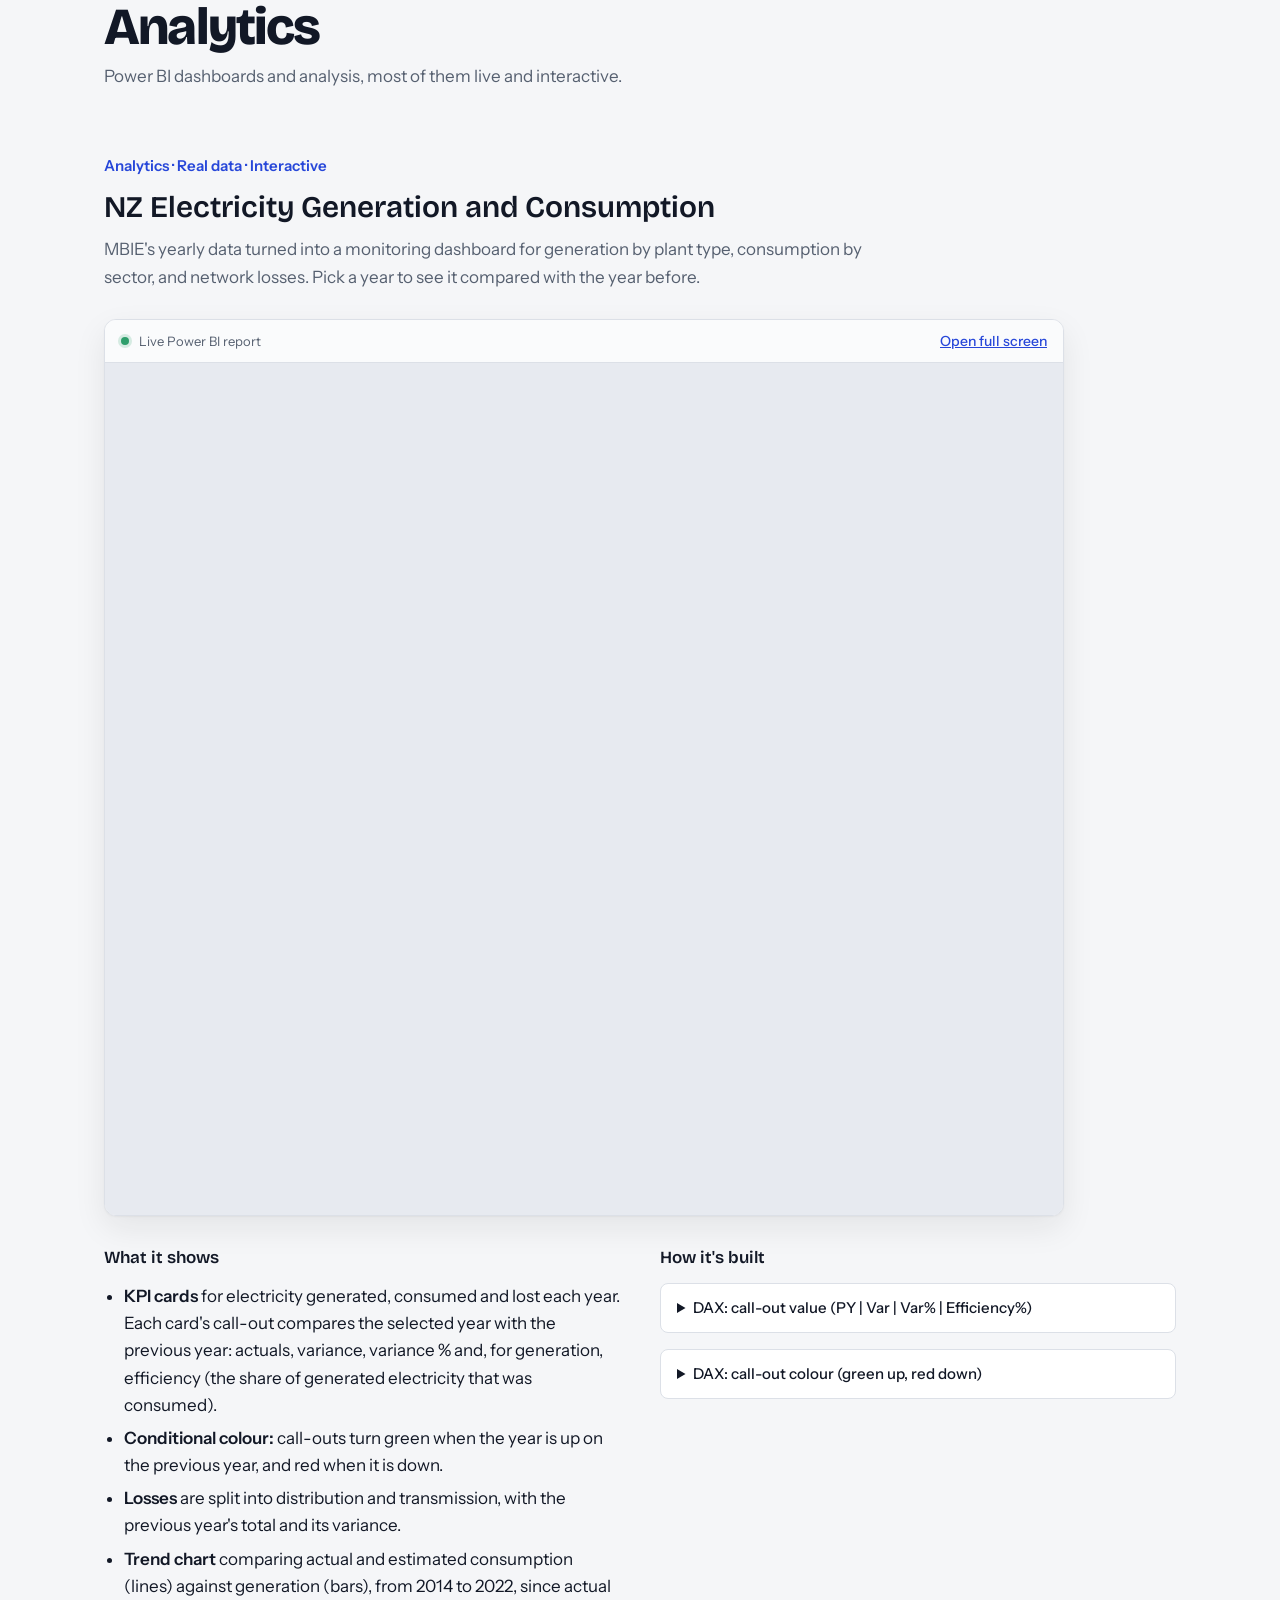
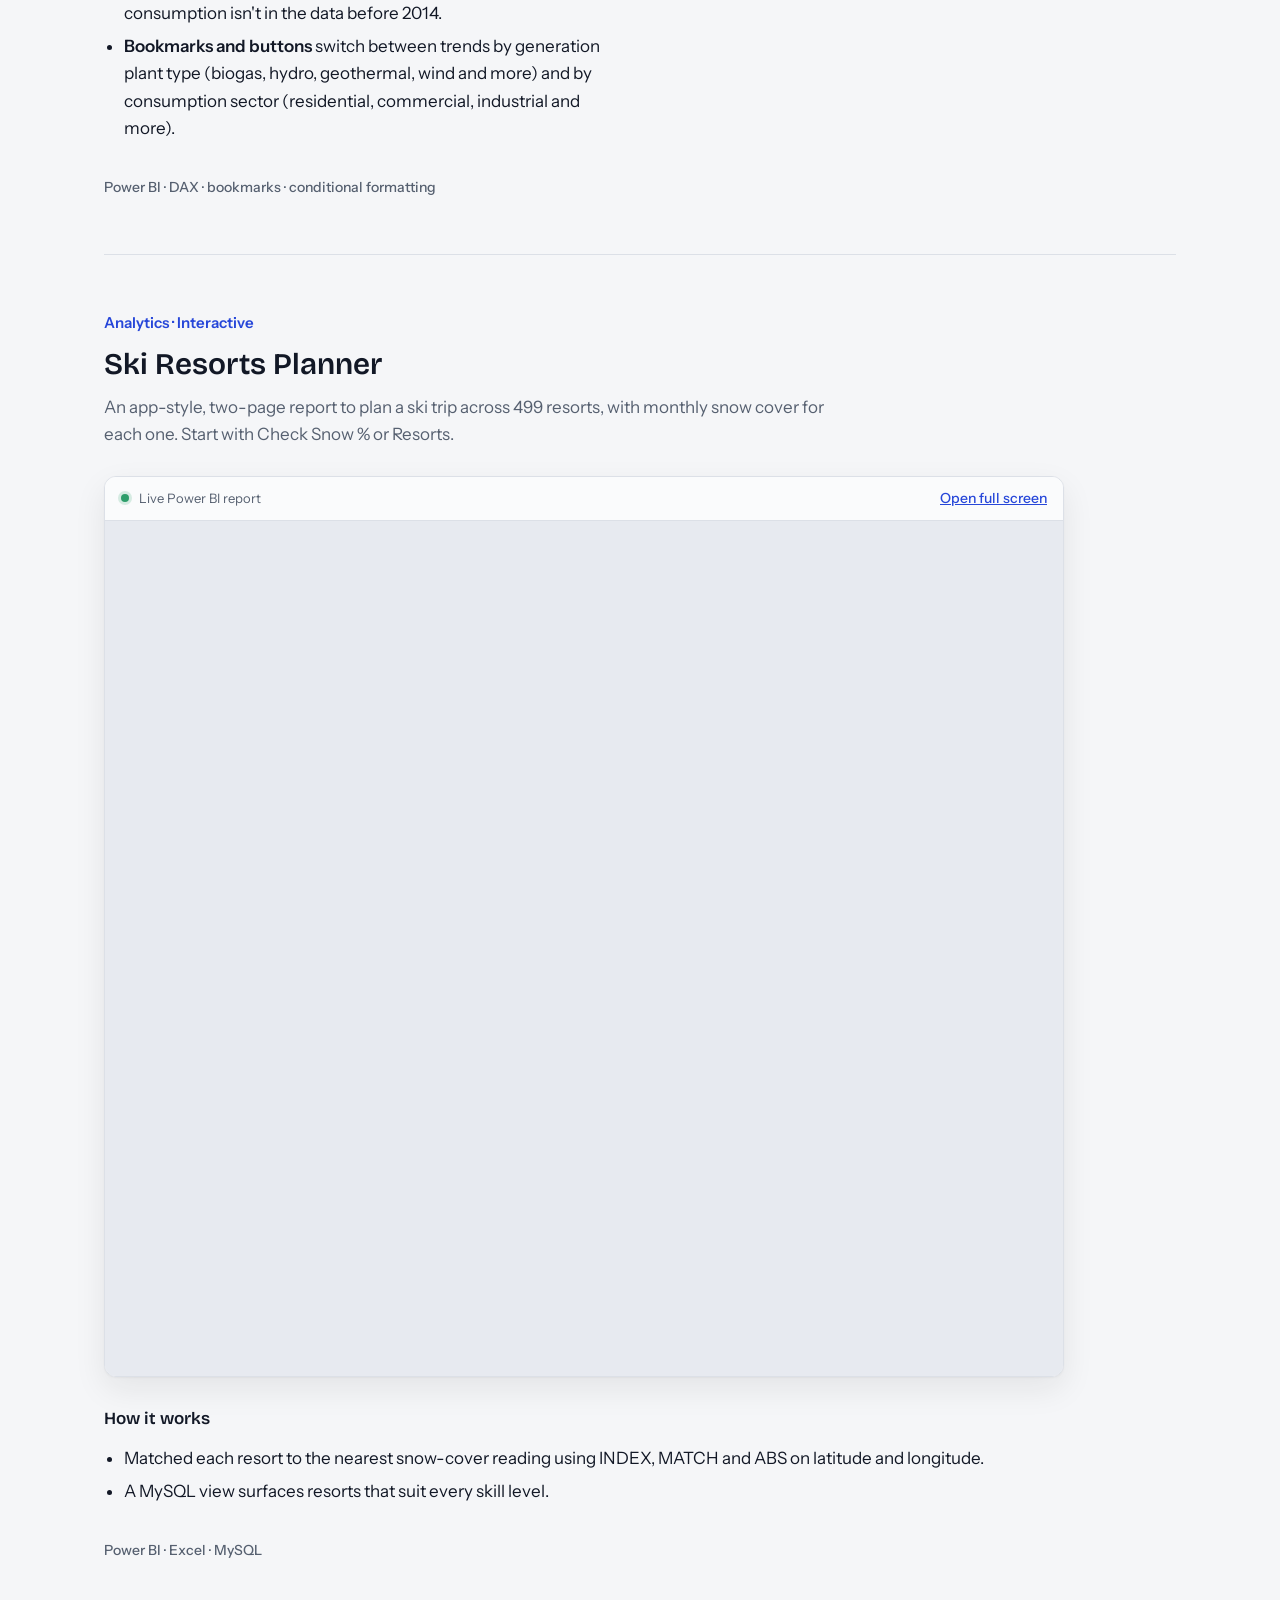
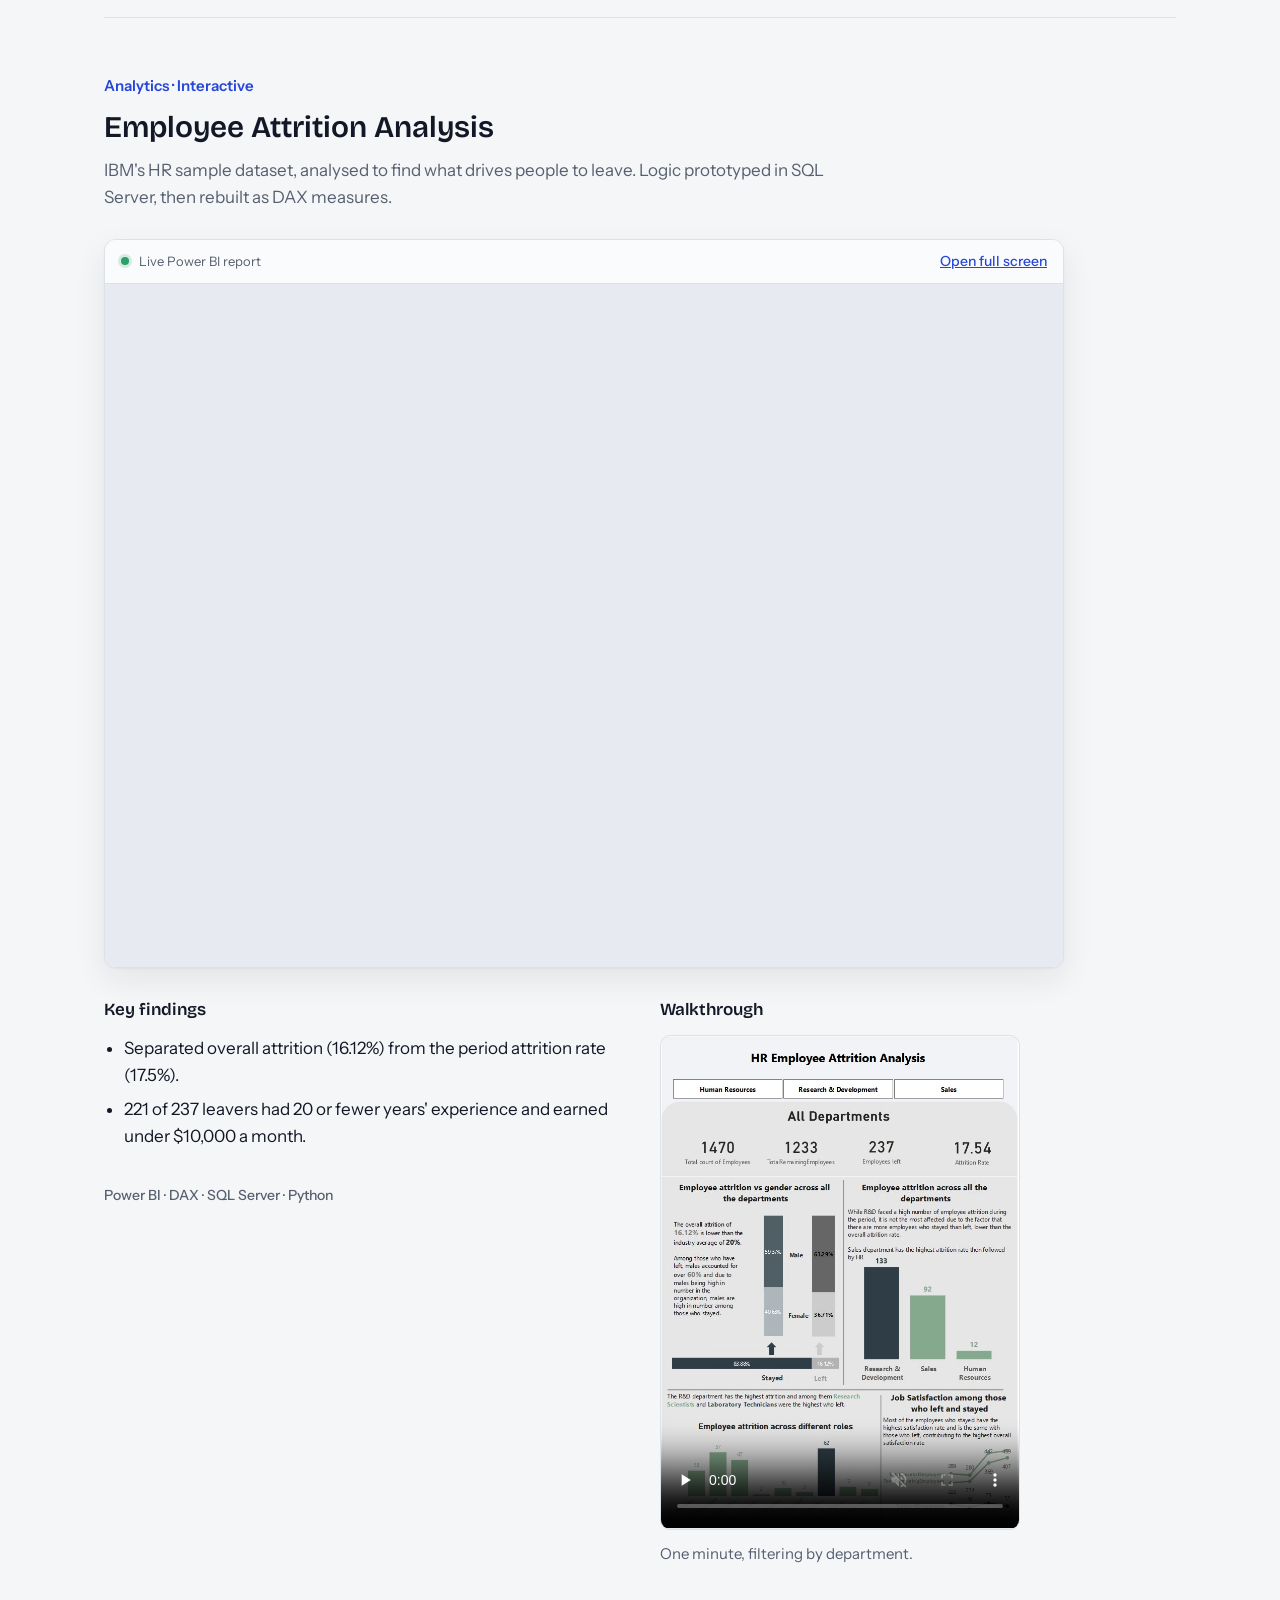
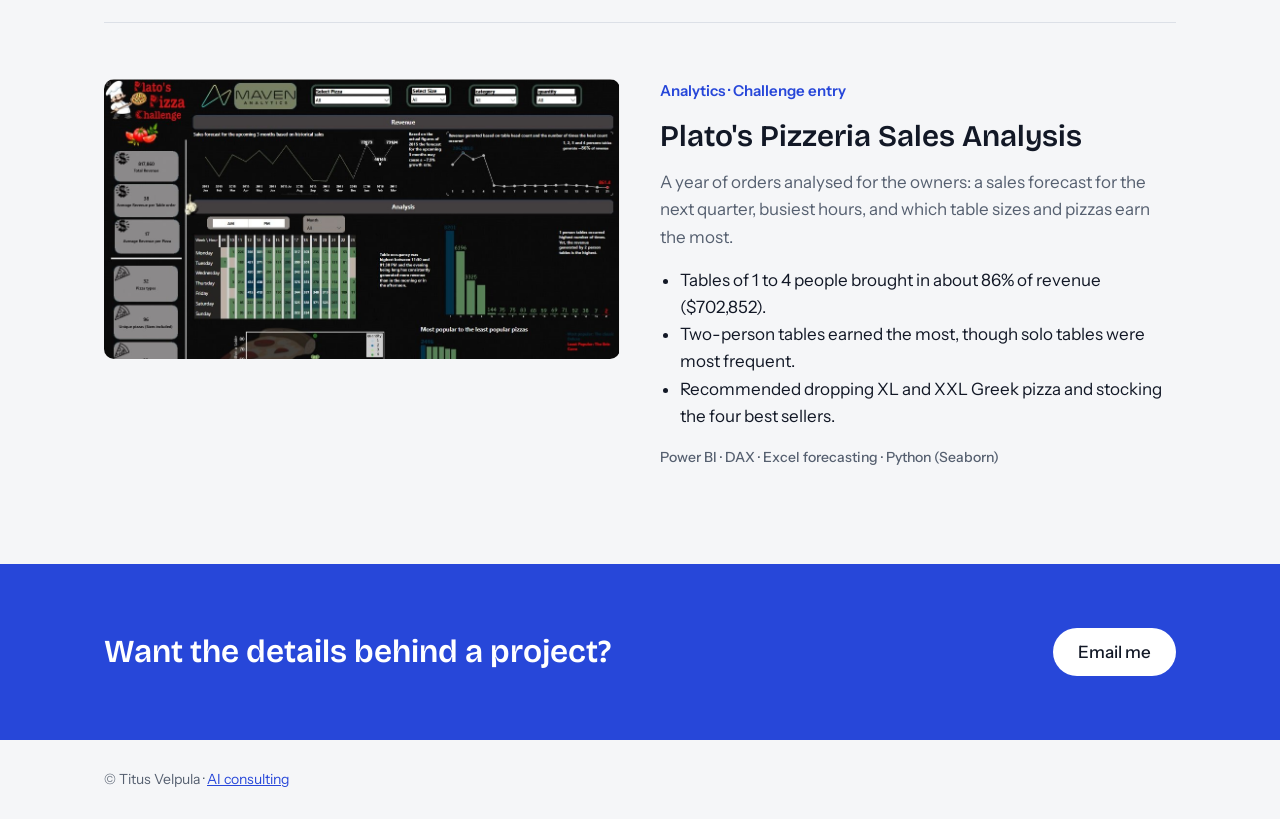
<file: portfolio/projects.html>
<!doctype html>
<html lang="en">
<head>
  <meta charset="utf-8">
  <meta name="viewport" content="width=device-width, initial-scale=1">
  <title>Projects | Titus Velpula</title>
  <meta name="description" content="AI agents, automation and analytics projects by Titus Velpula.">
  <link rel="preconnect" href="https://fonts.googleapis.com">
  <link rel="preconnect" href="https://fonts.gstatic.com" crossorigin>
  <link href="https://fonts.googleapis.com/css2?family=Bricolage+Grotesque:opsz,wght@12..96,500;12..96,700;12..96,800&family=Instrument+Sans:wght@400;500;600&display=swap" rel="stylesheet">
  <link rel="stylesheet" href="styles.css?v=6">
</head>
<body>

<header class="site-header">
  <nav class="container nav" aria-label="Main">
    <a class="brand" href="index.html">Titus Velpula</a>
    <div class="nav-links">
      <a href="../index.html">AI consulting</a>
      <a href="index.html#work">What I do</a>
      <a href="projects.html" aria-current="page">Projects</a>
      <a href="index.html#experience">Experience</a>
      <a href="index.html#contact">Contact</a>
      <a class="btn btn-outline btn-sm" href="assets/Titus_Velpula_CV.pdf">Download CV</a>
    </div>
  </nav>
</header>

<main>

  <section class="container" style="padding-top:80px; padding-bottom:56px">
    <p class="label" style="margin-bottom:20px">Projects</p>
    <h1 style="max-width:820px; font-size:clamp(34px,5vw,56px); line-height:1.08; font-weight:600; letter-spacing:-0.02em">Selected work in AI and analytics.</h1>
    <div class="btn-row" style="margin-top:32px; gap:12px">
      <a class="pill pill-active" href="#ai">AI</a>
      <a class="pill" href="#analytics">Analytics</a>
    </div>
  </section>

  <!-- ===================== AI: HOW I WORK ===================== -->
  <div id="ai" class="container group-head">
    <h2 class="group-title">AI and automation</h2>
    <p class="muted">How I approach AI systems, and a retrieval project of my own.</p>
  </div>
  <!-- ===================== AI: RAG RESEARCH ASSISTANT ===================== -->
  <article id="research" class="dark" aria-labelledby="research-h">
    <div class="container section" style="display:flex; flex-direction:column; gap:40px">
      <div style="display:flex; flex-wrap:wrap; justify-content:space-between; align-items:flex-end; gap:24px">
        <div style="flex:1 1 520px; display:flex; flex-direction:column; gap:16px">
          <p class="label">AI · Personal project · 2026</p>
          <h2 id="research-h" class="h-feature">RAG Research Assistant</h2>
          <p class="lead on-dark-muted">Answers questions about five well-known papers on retrieval and RAG, cites the paper and page for every claim, and says when the papers don't cover a question. My earlier telecare chatbot never measured whether it found the right passages, so this time I measured it.</p>
        </div>
        <div class="btn-row">
          <a class="btn btn-light" href="https://github.com/TitusDV/rag-research-assistant">Code on GitHub</a>
          <a class="btn btn-outline" style="border-color:var(--bg); color:var(--bg)" href="rag-evaluation.html">How I evaluated it</a>
        </div>
      </div>

      <div class="embed">
        <div class="embed-bar">
          <span class="embed-dot" aria-hidden="true"></span>
          <span>Live demo, hosted on Hugging Face</span>
          <a href="https://huggingface.co/spaces/TitusVelpula/rag-research-assistant">Open full screen</a>
        </div>
        <div class="embed-frame" style="height: 880px">
          <iframe title="RAG Research Assistant live demo"
            src="https://titusvelpula-rag-research-assistant.hf.space/?__theme=light"
            loading="lazy"></iframe>
        </div>
      </div>

      <div class="step-grid">
        <div><span class="step-num">01 Test set</span><span class="on-dark-muted">A model wrote questions from single pages, each with an exact quote as evidence. Questions whose quote wasn't on the page were dropped.</span></div>
        <div><span class="step-num">02 Review</span><span class="on-dark-muted">I reviewed the first batch by hand, then built an LLM judge with the same rules. In two runs it agreed with my decisions on 34 and 33 of 36 questions (Cohen's kappa 0.89 and 0.83).</span></div>
        <div><span class="step-num">03 Compare</span><span class="on-dark-muted">BM25, dense, hybrid and reranked hybrid retrieval on whole pages and on 1000, 500 and 250 character passages, with confidence intervals and question-by-question comparisons.</span></div>
        <div><span class="step-num">04 Answer</span><span class="on-dark-muted">Hybrid retrieval feeds six passages to the model, which answers only from them and cites each one. A Gradio app sits on top.</span></div>
      </div>

      <div style="display:flex; flex-wrap:wrap; gap:32px">
        <div style="flex:1 1 440px; min-width:0; display:flex; flex-direction:column; gap:12px">
          <h3 style="font-size:16px; font-weight:600">How often the right page was in the top 5 results</h3>
          <p class="on-dark-muted" style="font-size:14px">36 reviewed questions. Each retriever was tried on whole pages and on passages of 1000, 500 and 250 characters.</p>
          <table class="results grid5">
            <thead><tr><th scope="col">Retriever</th><th scope="col">Whole page</th><th scope="col">1000</th><th scope="col">500</th><th scope="col">250</th></tr></thead>
            <tbody>
              <tr><th scope="row">Keyword (BM25)</th><td>33 of 36</td><td class="best">35 of 36</td><td>32 of 36</td><td>33 of 36</td></tr>
              <tr><th scope="row">Hybrid</th><td>30 of 36</td><td>32 of 36</td><td class="used">34 of 36</td><td>32 of 36</td></tr>
              <tr><th scope="row">Embeddings (dense)</th><td>19 of 36</td><td>27 of 36</td><td>30 of 36</td><td>29 of 36</td></tr>
            </tbody>
          </table>
          <p class="results-key"><span class="key-used"></span>Used in the live demo <span class="key-best"></span>Highest score</p>
          <details class="results-more" open>
            <summary>All sixteen results, with every measure</summary>
            <p class="on-dark-muted" style="font-size:13px">Hit@1 and @5: share of questions where the right page was first, or in the top 5. Evidence@5: stricter, the top-5 passage must also contain the question's whole evidence quote, matched on whole words. MRR and nDCG: how high the right page ranked (1 means always first; nDCG gives more credit to ranks 2 and 3). ms: retrieval time per question on my laptop.</p>
            <div class="scroll-x"><table class="results">
              <thead><tr><th>Retriever</th><th>Passage</th><th>Hit@1</th><th>Hit@5</th><th>Evid@5</th><th>MRR</th><th>nDCG</th><th>ms</th></tr></thead>
              <tbody>
                <tr><td>BM25</td><td>page</td><td>0.72</td><td>0.92</td><td>0.92</td><td>0.788</td><td>0.832</td><td>2</td></tr>
                <tr><td>BM25</td><td>1000</td><td>0.69</td><td>0.97</td><td>0.83</td><td>0.788</td><td>0.839</td><td>2</td></tr>
                <tr><td>Hybrid + rerank</td><td>500</td><td>0.69</td><td>0.89</td><td>0.58</td><td>0.777</td><td>0.830</td><td>869</td></tr>
                <tr><td>Hybrid</td><td>250</td><td>0.69</td><td>0.89</td><td>0.42</td><td>0.768</td><td>0.804</td><td>34</td></tr>
                <tr><td>BM25</td><td>500</td><td>0.67</td><td>0.89</td><td>0.61</td><td>0.760</td><td>0.811</td><td>4</td></tr>
                <tr><td>Hybrid + rerank</td><td>250</td><td>0.67</td><td>0.83</td><td>0.39</td><td>0.754</td><td>0.793</td><td>515</td></tr>
                <tr class="used"><td>Hybrid</td><td>500</td><td>0.61</td><td>0.94</td><td>0.61</td><td>0.750</td><td>0.806</td><td>30</td></tr>
                <tr><td>Hybrid + rerank</td><td>1000</td><td>0.67</td><td>0.86</td><td>0.69</td><td>0.746</td><td>0.799</td><td>1514</td></tr>
                <tr><td>BM25</td><td>250</td><td>0.58</td><td>0.92</td><td>0.36</td><td>0.718</td><td>0.774</td><td>5</td></tr>
                <tr><td>Hybrid</td><td>1000</td><td>0.56</td><td>0.89</td><td>0.78</td><td>0.701</td><td>0.773</td><td>26</td></tr>
                <tr><td>Dense</td><td>250</td><td>0.61</td><td>0.81</td><td>0.39</td><td>0.688</td><td>0.730</td><td>26</td></tr>
                <tr><td>Hybrid + rerank</td><td>page</td><td>0.47</td><td>0.72</td><td>0.72</td><td>0.598</td><td>0.668</td><td>2363</td></tr>
                <tr><td>Dense</td><td>1000</td><td>0.47</td><td>0.75</td><td>0.56</td><td>0.594</td><td>0.658</td><td>22</td></tr>
                <tr><td>Dense</td><td>500</td><td>0.39</td><td>0.83</td><td>0.50</td><td>0.573</td><td>0.657</td><td>24</td></tr>
                <tr><td>Hybrid</td><td>page</td><td>0.31</td><td>0.83</td><td>0.83</td><td>0.522</td><td>0.619</td><td>23</td></tr>
                <tr><td>Dense</td><td>page</td><td>0.22</td><td>0.53</td><td>0.53</td><td>0.359</td><td>0.432</td><td>21</td></tr>
              </tbody>
            </table></div>
          </details>
        </div>
        <div style="flex:1 1 320px; display:flex; flex-direction:column; gap:12px">
          <h3 style="font-size:16px; font-weight:600">What I found</h3>
          <p class="on-dark-muted">No setup is clearly better than the one the demo uses. Compared question by question with 95% intervals, every rival's difference could be chance. Only embeddings alone and whole-page hybrid are clearly worse.</p>
          <p class="on-dark-muted">A cross-encoder reranker put the right passage first more often (Hit@1 0.61 to 0.69) but dropped others out of the top 5, and made retrieval about 30 times slower. I left it out of the demo. These Evidence figures use a corrected exact-match rule; an earlier version over-credited partial matches.</p>
          <p class="on-dark-muted">Checking the passage, not just the page, showed a trade-off: 1000-character passages held the evidence quote more often than 500 (78% against 61% in the top 5), partly because smaller passages are more likely to cut the quote in two. On the held-out questions the pattern didn't hold (60% for 500, 50% for 1000), so the demo stays at 500.</p>
          <p class="on-dark-muted">Keyword search did well partly because the test questions reuse the papers' wording. Embeddings on whole pages were poor because the model only reads the first 256 tokens.</p>
          <p class="on-dark-muted"><b style="color:#FFFFFF">Held-out check.</b> On ten AI-assisted held-out questions, with evidence checked against the PDFs and kept out of choosing the demo's setup, keyword search on 1000 characters (joint best before) fell clearly behind the demo's hybrid setup in ranking (MRR 0.47 against 0.75), so its earlier lead didn't carry over. The reranker found all ten, but with so few questions that gain could still be chance.</p>
          <p><a class="link-accent" href="rag-evaluation.html#at-a-glance">What each metric means and how it helps the chatbot answer correctly →</a></p>
          <h3 style="font-size:16px; font-weight:600; margin-top:8px">Stack</h3>
          <p class="stack on-dark-muted" style="line-height:1.7">Python · LangChain · BM25 · sentence-transformers · OpenAI · Pydantic · Gradio · pytest · GitHub Actions</p>
        </div>
      </div>
    </div>
  </article>

  <section class="container" aria-label="How I build AI systems" style="padding-bottom:24px">

    <article id="principles" class="case" aria-labelledby="case4-h">
      <div class="case-head">
        <p class="label">How I work</p>
        <h2 id="case4-h">How I build AI systems</h2>
      </div>
      <div class="patterns patterns-3">
        <div>
          <h3>Evaluate before shipping</h3>
          <p>Give every agent a test set, and checks that run before its output reaches a person.</p>
        </div>
        <div>
          <h3>Design for failure</h3>
          <p>Let uncertain cases degrade gracefully and go to a person, instead of guessing.</p>
        </div>
        <div>
          <h3>Rules where possible, models where needed</h3>
          <p>Keep predictable steps in plain code, and use models for language, inside clear constraints.</p>
        </div>
        <div>
          <h3>Keep secrets and personal data contained</h3>
          <p>Keep keys out of logs, verify incoming webhooks, and send a model only the personal data a task needs.</p>
        </div>
        <div>
          <h3>Stay model-agnostic</h3>
          <p>Write prompts and interfaces that don't depend on one provider, so models can be swapped without a rewrite.</p>
        </div>
        <div>
          <h3>Make it observable</h3>
          <p>Log what matters, including failures, so problems show up in the data before they show up in complaints.</p>
        </div>
      </div>
    </article>
  </section>

  <!-- ===================== AI: RAG PROJECT ===================== -->
  <article id="rag" class="dark" aria-labelledby="rag-h">
    <div class="container section" style="display:flex; flex-direction:column; gap:40px">
      <div style="display:flex; flex-wrap:wrap; justify-content:space-between; align-items:flex-end; gap:24px">
        <div style="flex:1 1 520px; display:flex; flex-direction:column; gap:16px">
          <p class="label">AI · Personal project · 2024</p>
          <h2 id="rag-h" class="h-feature">Telecare RAG Chatbot</h2>
          <p class="lead on-dark-muted">Monitoring staff need fast, correct answers about alarm types, triage and escalation. This assistant answers from a process document and says when the documents don't cover a question, instead of guessing.</p>
        </div>
        <div class="btn-row">
          <a class="btn btn-light" href="https://44bf2b2e-27cf-4b6c-a091-521d38f78934.filesusr.com/ugd/843874_a19e621e56dc4ee3913376821c4a8ec8.pdf">Source document (PDF)</a>
          <a class="btn btn-outline" style="border-color:var(--bg); color:var(--bg)" href="https://github.com/TitusDV/telecare-rag-chatbot">Code on GitHub</a>
        </div>
      </div>
      <div class="step-grid">
        <div><span class="step-num">01 Ingest</span><span class="on-dark-muted">Scrape the portfolio page with BeautifulSoup and Selenium, download the PDF, extract text with PyMuPDF.</span></div>
        <div><span class="step-num">02 Chunk</span><span class="on-dark-muted">Recursive character splitting, with an LLM-driven agentic chunker built for comparison.</span></div>
        <div><span class="step-num">03 Retrieve</span><span class="on-dark-muted">Ensemble of BM25 keyword search and MiniLM sentence embeddings.</span></div>
        <div><span class="step-num">04 Answer</span><span class="on-dark-muted">A grounded prompt to a local Llama 3 through Ollama, or an OpenAI model, behind a Gradio UI.</span></div>
      </div>
      <div style="display:flex; flex-wrap:wrap; gap:32px">
        <div style="flex:1 1 320px; display:flex; flex-direction:column; gap:8px">
          <h3 style="font-size:16px; font-weight:600">Stack</h3>
          <p class="stack on-dark-muted" style="line-height:1.7">Python · LangChain · rank-bm25 · sentence-transformers · DocArray · Ollama · OpenAI · Gradio</p>
        </div>
        <div style="flex:1 1 320px; display:flex; flex-direction:column; gap:8px">
          <h3 style="font-size:16px; font-weight:600">Next steps</h3>
          <p class="on-dark-muted">Semantic chunking, a persistent vector store, and evaluating each chunking method on a question set.</p>
        </div>
      </div>
    </div>
  </article>

  <!-- ===================== ANALYTICS ===================== -->
  <!-- To add a report link, uncomment the "View report" line and paste the link. -->
  <div id="analytics" class="container group-head">
    <h2 class="group-title">Analytics</h2>
    <p class="muted">Power BI dashboards and analysis, most of them live and interactive.</p>
  </div>
  <section class="container" aria-label="Analytics projects" style="padding-bottom:40px">

    <!-- A project with a live Power BI dashboard. To embed another report, copy this
         whole <article> and change the text and the iframe's src link. -->
    <article id="electricity" class="project-live" style="border-top:0" aria-labelledby="elec-h">
      <div class="live-head">
        <p class="label">Analytics · Real data · Interactive</p>
        <h2 id="elec-h">NZ Electricity Generation and Consumption</h2>
        <p class="muted">MBIE's yearly data turned into a monitoring dashboard for generation by plant type, consumption by sector, and network losses. Pick a year to see it compared with the year before.</p>
      </div>

      <div class="embed">
        <div class="embed-bar">
          <span class="embed-dot" aria-hidden="true"></span>
          <span>Live Power BI report</span>
          <a href="https://app.powerbi.com/view?r=eyJrIjoiYmI5NzdmODUtMDYyZS00NGNiLTk3OWItMjI4NDczMGIyNTM4IiwidCI6IjA2OGJkYmZkLWZjN2QtNDEyYS04OWFiLTNiNmY1OWVkMmQ4MSJ9">Open full screen</a>
        </div>
        <div class="embed-frame" style="aspect-ratio: 9 / 8">
          <iframe title="NZ electricity generation and consumption dashboard"
            src="https://app.powerbi.com/view?r=eyJrIjoiYmI5NzdmODUtMDYyZS00NGNiLTk3OWItMjI4NDczMGIyNTM4IiwidCI6IjA2OGJkYmZkLWZjN2QtNDEyYS04OWFiLTNiNmY1OWVkMmQ4MSJ9"
            loading="lazy" allowfullscreen></iframe>
        </div>
      </div>

      <div class="live-notes">
        <div>
          <h3>What it shows</h3>
          <ul>
            <li><b>KPI cards</b> for electricity generated, consumed and lost each year. Each card's call-out compares the selected year with the previous year: actuals, variance, variance % and, for generation, efficiency (the share of generated electricity that was consumed).</li>
            <li><b>Conditional colour:</b> call-outs turn green when the year is up on the previous year, and red when it is down.</li>
            <li><b>Losses</b> are split into distribution and transmission, with the previous year's total and its variance.</li>
            <li><b>Trend chart</b> comparing actual and estimated consumption (lines) against generation (bars), from 2014 to 2022, since actual consumption isn't in the data before 2014.</li>
            <li><b>Bookmarks and buttons</b> switch between trends by generation plant type (biogas, hydro, geothermal, wind and more) and by consumption sector (residential, commercial, industrial and more).</li>
          </ul>
          <p class="stack" style="margin-top:16px">Power BI · DAX · bookmarks · conditional formatting</p>
        </div>
        <div>
          <h3>How it's built</h3>
          <details>
            <summary>DAX: call-out value (PY | Var | Var% | Efficiency%)</summary>
<pre><code>PY Actuals | Var | Var% | Efficiency% (CY vs PY) =
VAR PY = [Electricity Generated PY]
VAR var_varie = [Electricity Varience]
VAR var_perc = [Electricity Variance %]
VAR var_effic = [Energy Efficiency]
VAR symbol_pos = "↑"
VAR symbol_neg = "↓"
VAR Result =
    SWITCH(TRUE(), var_varie &gt;= 0, symbol_pos, symbol_neg)
    &amp; " " &amp;
    IF(
        ISBLANK(var_varie),
        FORMAT(var_varie, "+#,0;-#,0;0"),
        FORMAT(PY, "#,0") &amp; " | " &amp;
        FORMAT(var_varie, "+#,0;-#,0;0") &amp; " | " &amp;
        FORMAT(var_perc, "+0.0%;-0.0%;0%") &amp; " | " &amp;
        FORMAT(var_effic, "#,0%")
    )
RETURN
    Result</code></pre>
          </details>
          <details>
            <summary>DAX: call-out colour (green up, red down)</summary>
<pre><code>001. Electricity Generated KPI color (fx) =
VAR var_nominal = [Electricity Varience]
VAR result =
    SWITCH(TRUE(),
        var_nominal &gt;= 0, "#358686",
        "#B24A4A"
    )
RETURN
    result</code></pre>
          </details>
        </div>
      </div>
    </article>

    <article id="ski" class="project-live" aria-labelledby="ski-h">
      <div class="live-head">
        <p class="label">Analytics · Interactive</p>
        <h2 id="ski-h">Ski Resorts Planner</h2>
        <p class="muted">An app-style, two-page report to plan a ski trip across 499 resorts, with monthly snow cover for each one. Start with Check Snow % or Resorts.</p>
      </div>

      <div class="embed">
        <div class="embed-bar">
          <span class="embed-dot" aria-hidden="true"></span>
          <span>Live Power BI report</span>
          <a href="https://app.powerbi.com/view?r=eyJrIjoiOTk5NDNiN2ItMjIzNy00NjA5LThiOGItODU4MjFjMWRiYmMzIiwidCI6IjA2OGJkYmZkLWZjN2QtNDEyYS04OWFiLTNiNmY1OWVkMmQ4MSJ9&amp;pageName=ReportSectionff9c706c40b3326c435e">Open full screen</a>
        </div>
        <div class="embed-frame" style="aspect-ratio: 900 / 804">
          <iframe title="Ski resorts planner dashboard"
            src="https://app.powerbi.com/view?r=eyJrIjoiOTk5NDNiN2ItMjIzNy00NjA5LThiOGItODU4MjFjMWRiYmMzIiwidCI6IjA2OGJkYmZkLWZjN2QtNDEyYS04OWFiLTNiNmY1OWVkMmQ4MSJ9&amp;pageName=ReportSectionff9c706c40b3326c435e"
            loading="lazy" allowfullscreen></iframe>
        </div>
      </div>

      <div class="live-notes">
        <div>
          <h3>How it works</h3>
          <ul>
            <li>Matched each resort to the nearest snow-cover reading using INDEX, MATCH and ABS on latitude and longitude.</li>
            <li>A MySQL view surfaces resorts that suit every skill level.</li>
          </ul>
          <p class="stack" style="margin-top:16px">Power BI · Excel · MySQL</p>
        </div>
      </div>
    </article>

    <article id="attrition" class="project-live" aria-labelledby="hr-h">
      <div class="live-head">
        <p class="label">Analytics · Interactive</p>
        <h2 id="hr-h">Employee Attrition Analysis</h2>
        <p class="muted">IBM's HR sample dataset, analysed to find what drives people to leave. Logic prototyped in SQL Server, then rebuilt as DAX measures.</p>
      </div>

      <div class="embed">
        <div class="embed-bar">
          <span class="embed-dot" aria-hidden="true"></span>
          <span>Live Power BI report</span>
          <a href="https://app.powerbi.com/view?r=eyJrIjoiYzljOGYwOTYtNDM2Yy00MzIwLWIzOWYtMWFjMzM3MjczYWNkIiwidCI6IjA2OGJkYmZkLWZjN2QtNDEyYS04OWFiLTNiNmY1OWVkMmQ4MSJ9&amp;pageName=ReportSection2e98980d72b06ca10860">Open full screen</a>
        </div>
        <div class="embed-frame" style="aspect-ratio: 930 / 663.5">
          <iframe title="Employee attrition dashboard"
            src="https://app.powerbi.com/view?r=eyJrIjoiYzljOGYwOTYtNDM2Yy00MzIwLWIzOWYtMWFjMzM3MjczYWNkIiwidCI6IjA2OGJkYmZkLWZjN2QtNDEyYS04OWFiLTNiNmY1OWVkMmQ4MSJ9&amp;pageName=ReportSection2e98980d72b06ca10860"
            loading="lazy" allowfullscreen></iframe>
        </div>
      </div>

      <div class="live-notes">
        <div>
          <h3>Key findings</h3>
          <ul>
            <li>Separated overall attrition (16.12%) from the period attrition rate (17.5%).</li>
            <li>221 of 237 leavers had 20 or fewer years' experience and earned under $10,000 a month.</li>
          </ul>
          <p class="stack" style="margin-top:16px">Power BI · DAX · SQL Server · Python</p>
        </div>
        <div>
          <h3>Walkthrough</h3>
          <video class="walkthrough" controls muted playsinline preload="none" poster="assets/attrition.jpg">
            <source src="assets/attrition-walkthrough.mp4" type="video/mp4">
            <a href="assets/attrition-walkthrough.mp4">Download the walkthrough video</a>
          </video>
          <p class="muted" style="font-size:15px">One minute, filtering by department.</p>
        </div>
      </div>
    </article>

    <article id="pizza" class="project" aria-labelledby="pizza-h">
      <div><a href="assets/pizza.jpg"><img class="shot" src="assets/pizza.jpg" alt="Plato's Pizzeria sales dashboard: revenue forecast, table occupancy heatmap, pizza popularity and key takeaways" loading="lazy"></a></div>
      <div>
        <p class="label">Analytics · Challenge entry</p>
        <h2 id="pizza-h">Plato's Pizzeria Sales Analysis</h2>
        <p class="muted">A year of orders analysed for the owners: a sales forecast for the next quarter, busiest hours, and which table sizes and pizzas earn the most.</p>
        <ul>
          <li>Tables of 1 to 4 people brought in about 86% of revenue ($702,852).</li>
          <li>Two-person tables earned the most, though solo tables were most frequent.</li>
          <li>Recommended dropping XL and XXL Greek pizza and stocking the four best sellers.</li>
        </ul>
        <p class="stack">Power BI · DAX · Excel forecasting · Python (Seaborn)</p>
        <!-- <a href="PASTE-REPORT-LINK" style="font-weight:500">View report</a> -->
      </div>
    </article>

  </section>

  <section class="accent-band" aria-labelledby="cta-h">
    <div class="container" style="padding-top:64px; padding-bottom:64px; display:flex; flex-wrap:wrap; align-items:center; justify-content:space-between; gap:24px">
      <h2 id="cta-h" style="font-size:32px; font-weight:600; line-height:1.2">Want the details behind a project?</h2>
      <a class="btn" style="background:#FFFFFF; color:var(--ink)" href="mailto:titusvelpula@proton.me">Email me</a>
    </div>
  </section>

</main>

<footer class="container site-footer">© Titus Velpula · <a href="../index.html">AI consulting</a></footer>

</body>
</html>
</file>
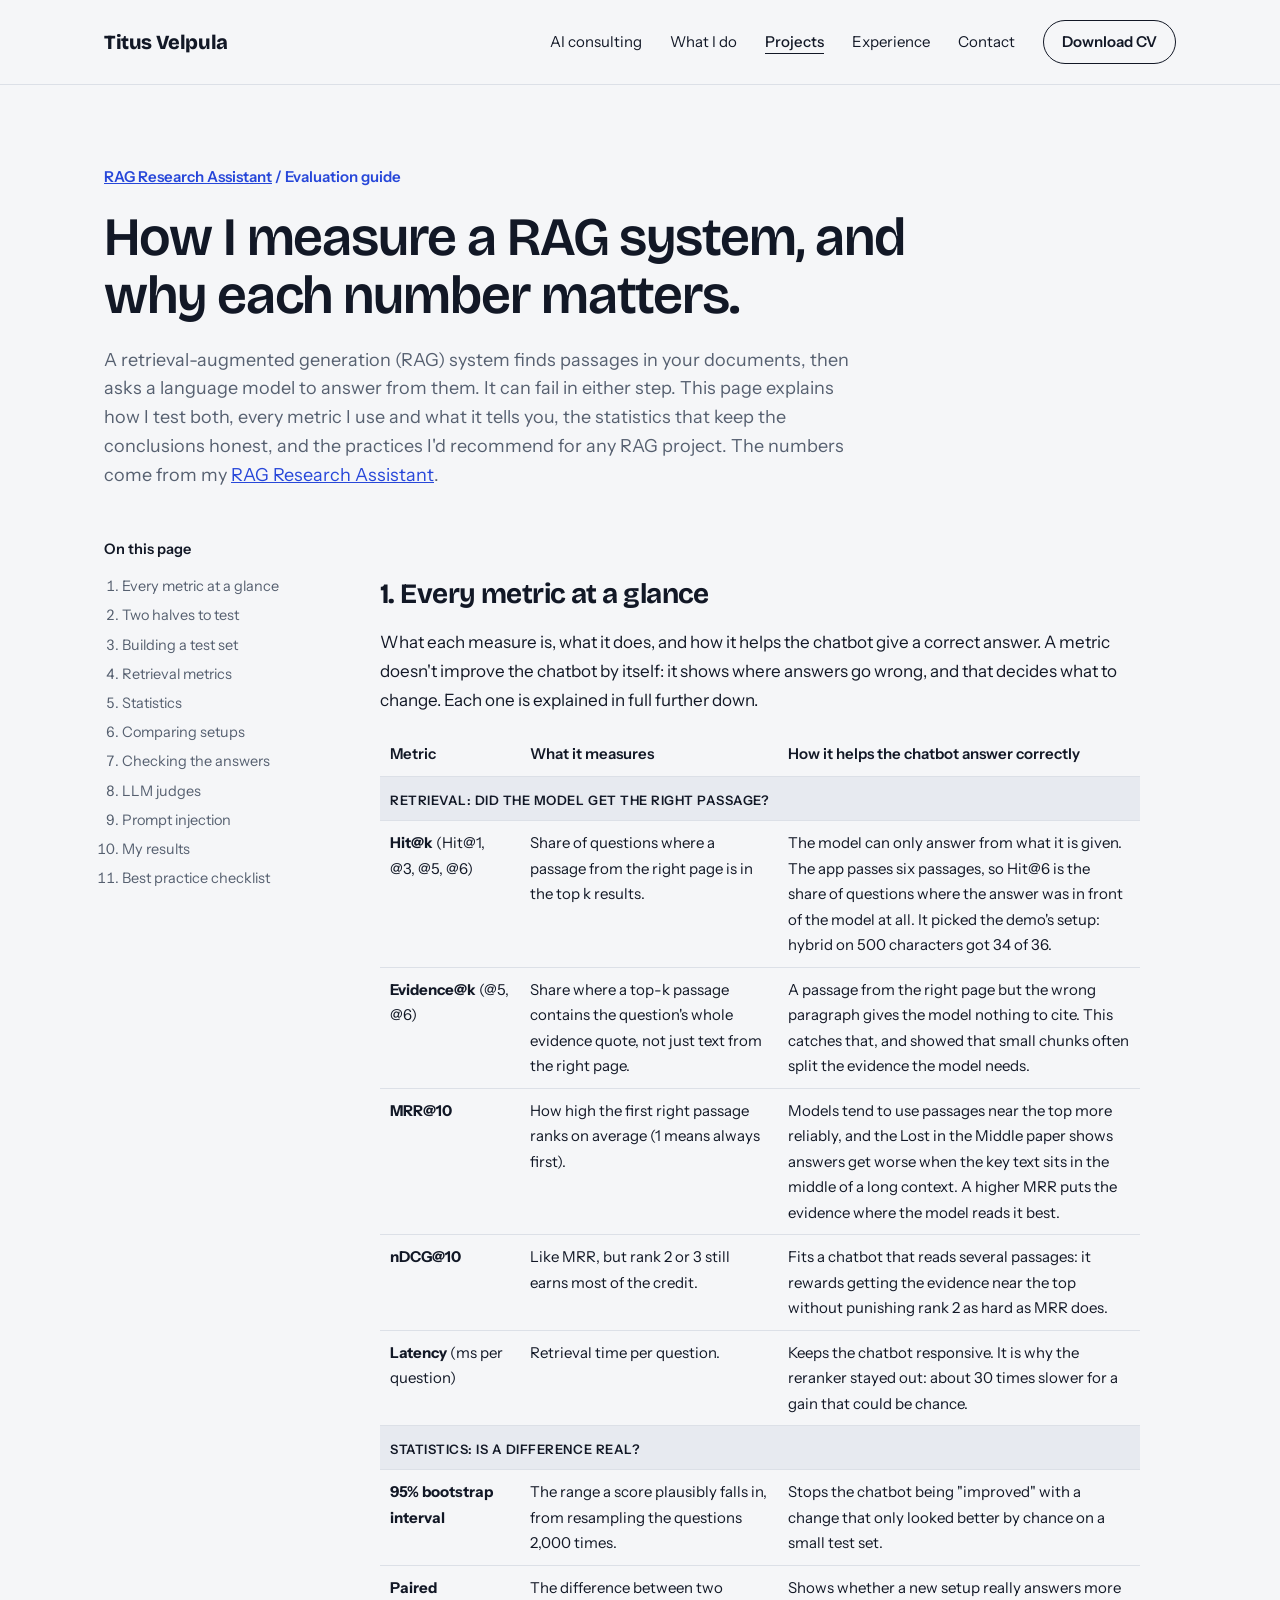
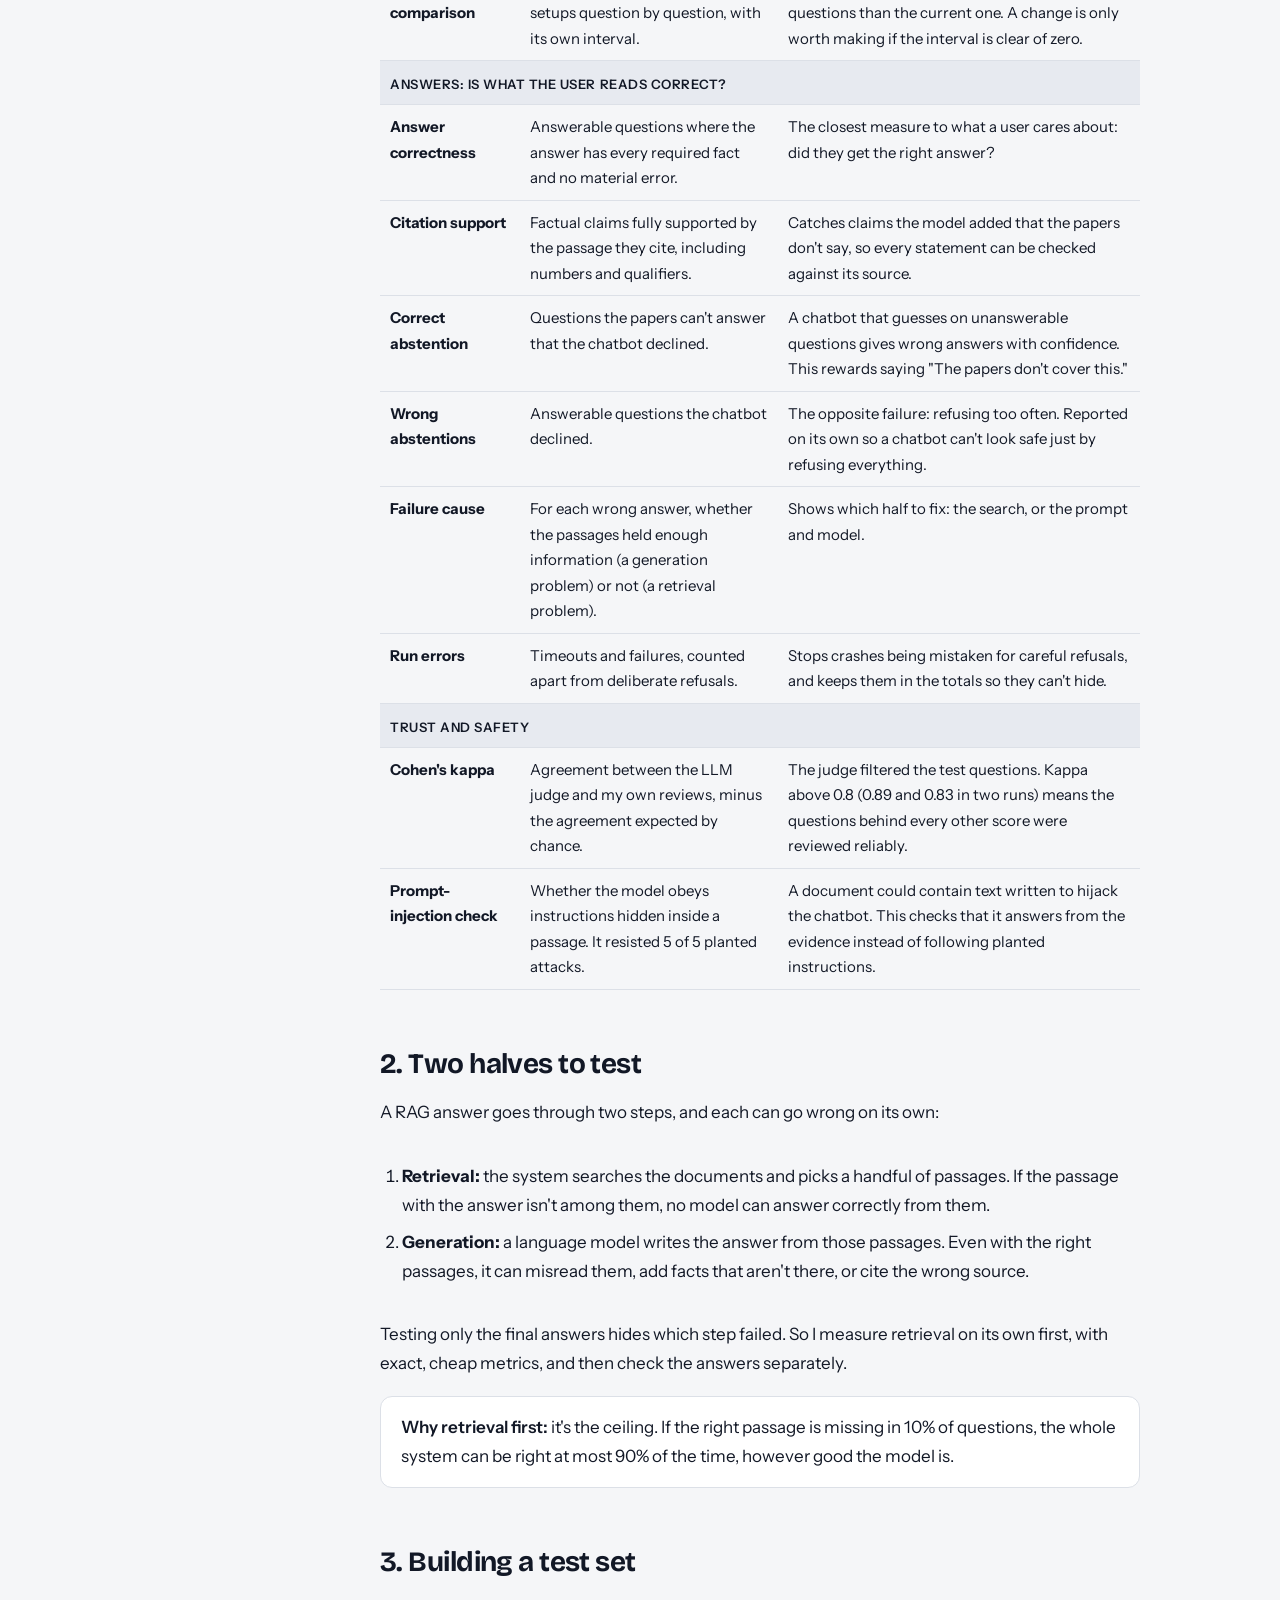
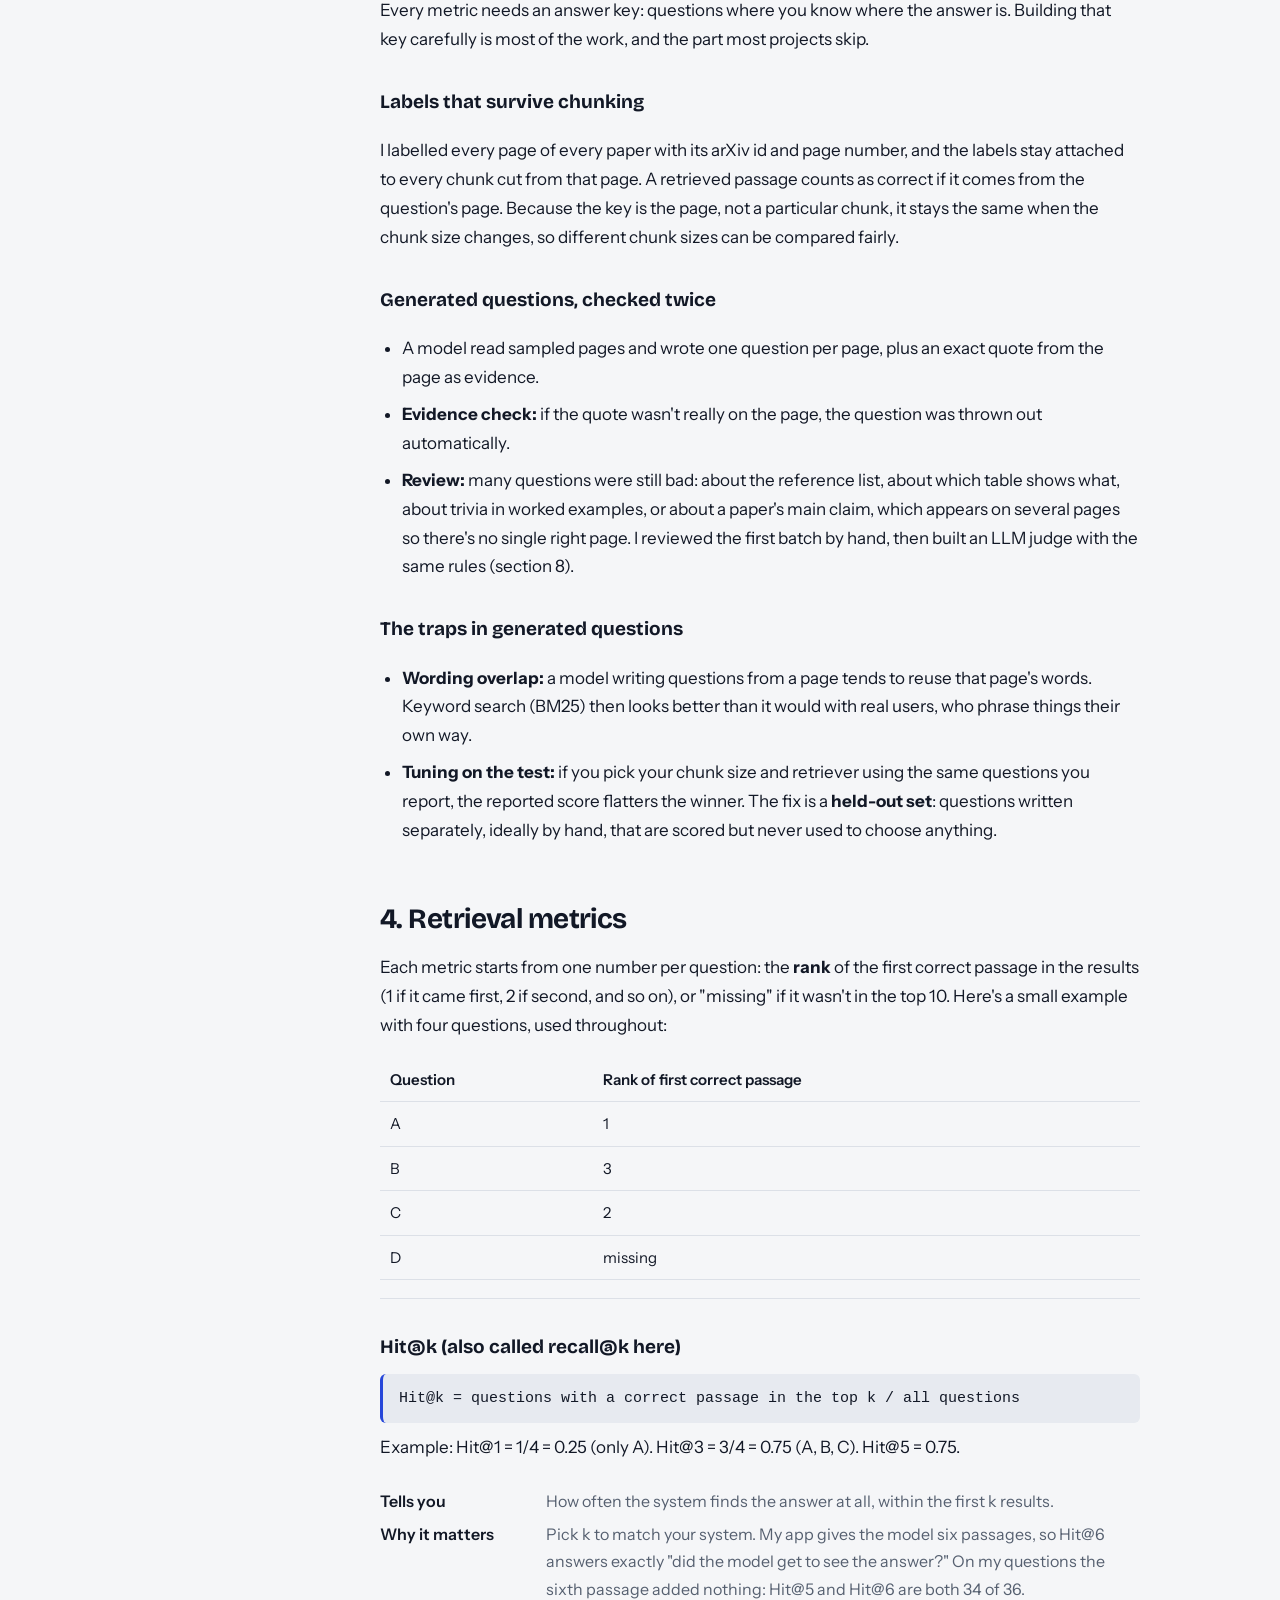
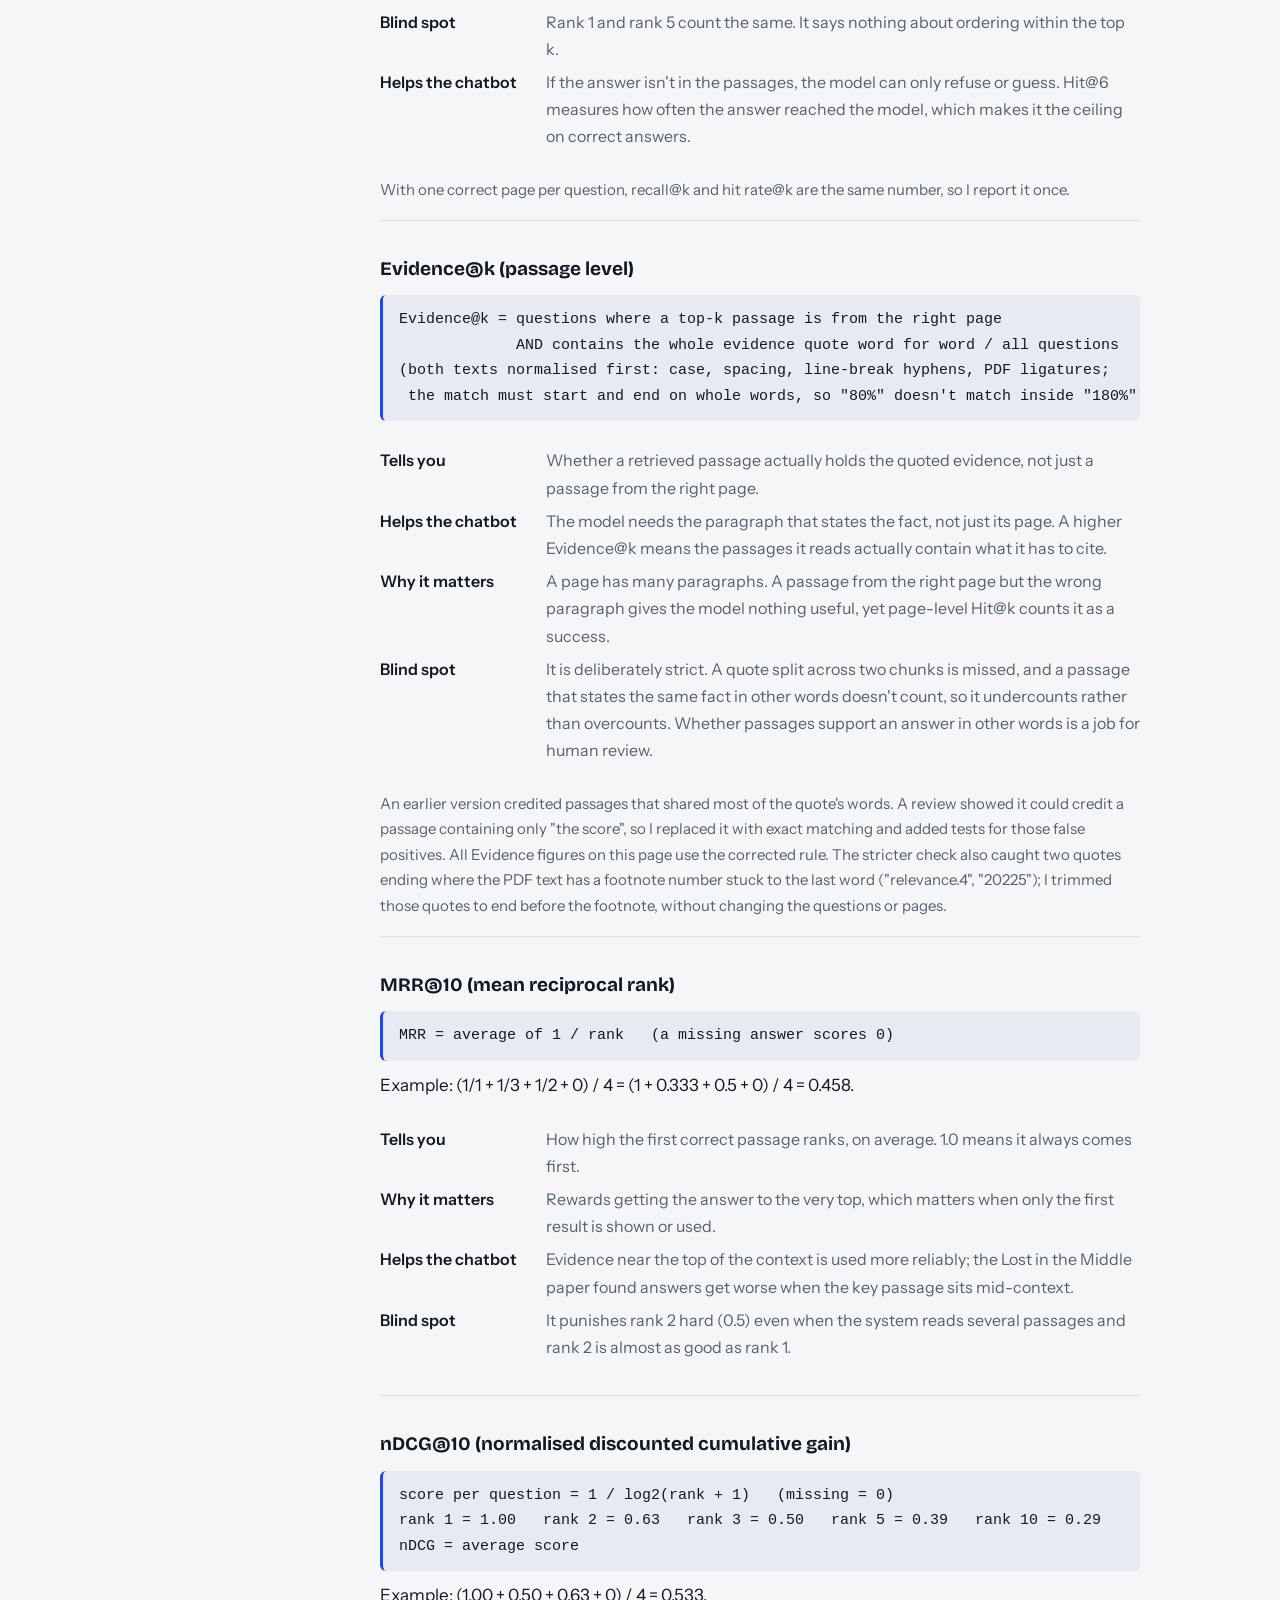
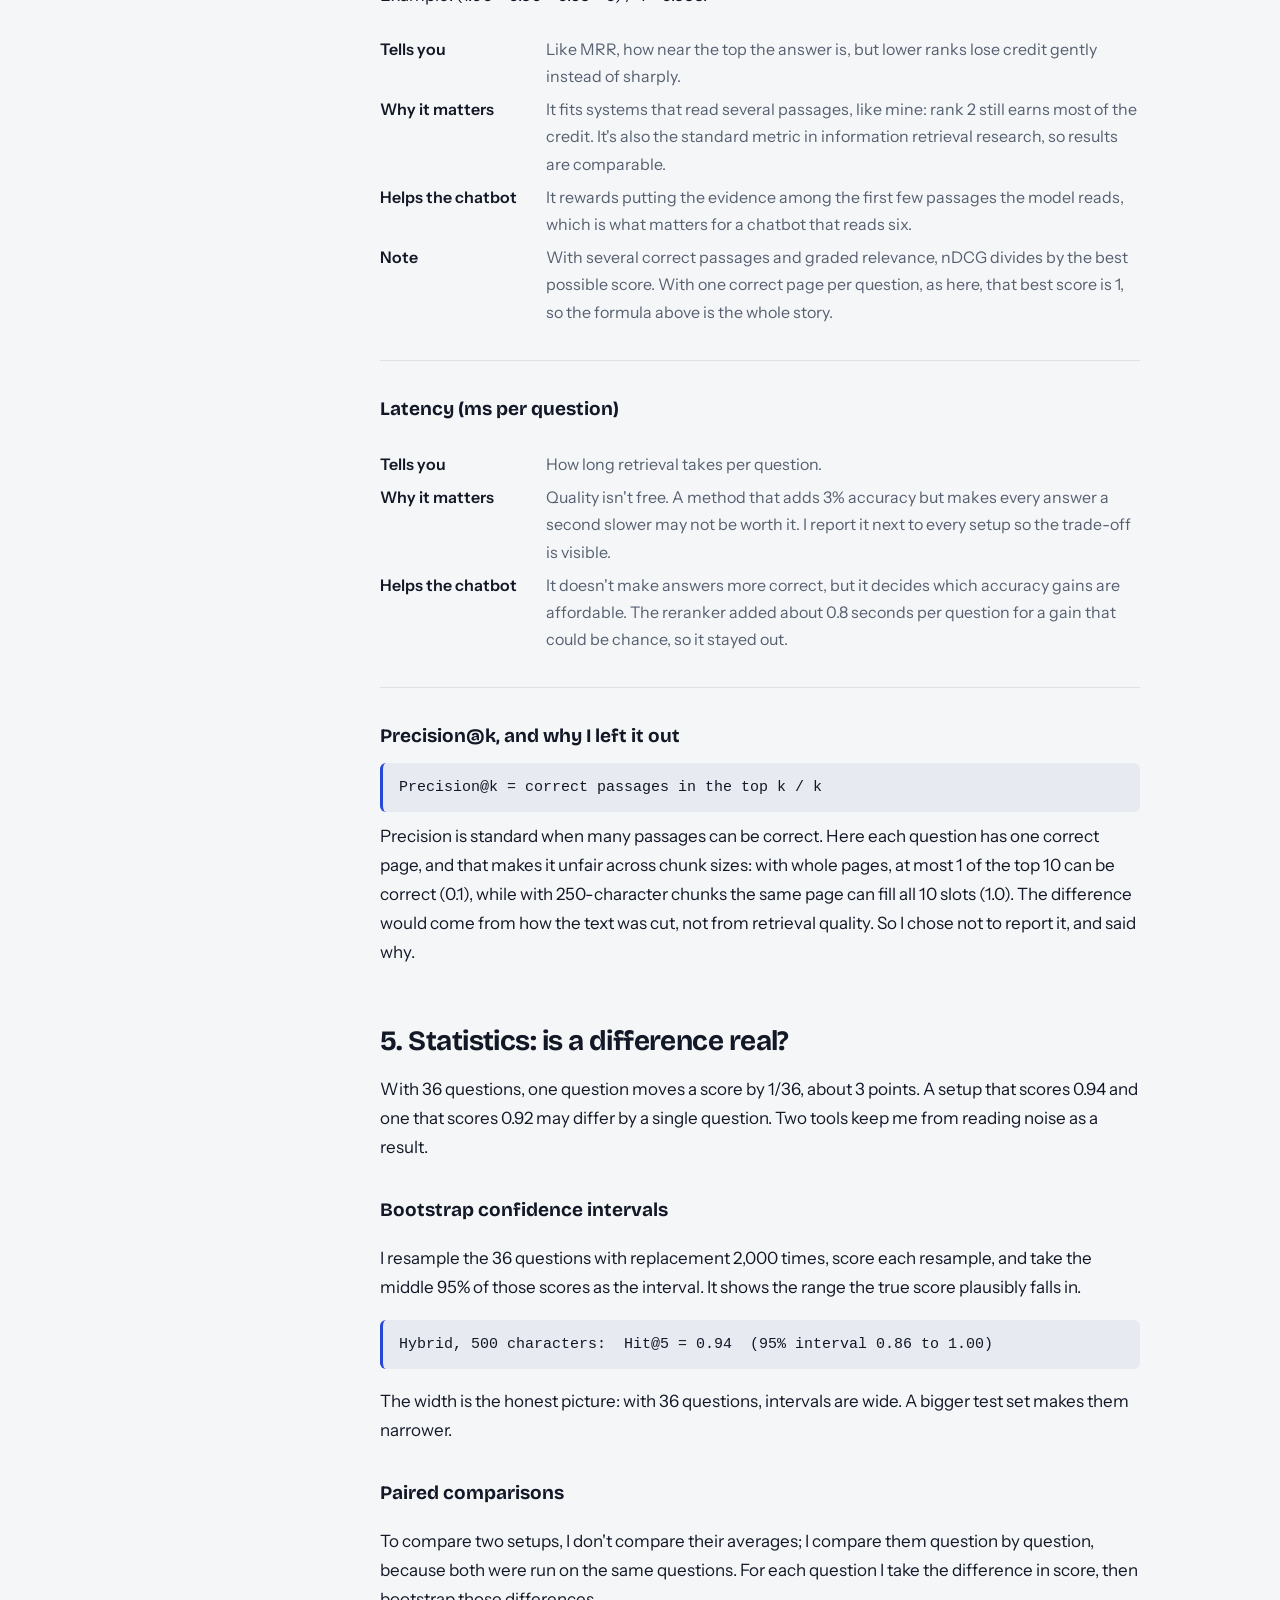
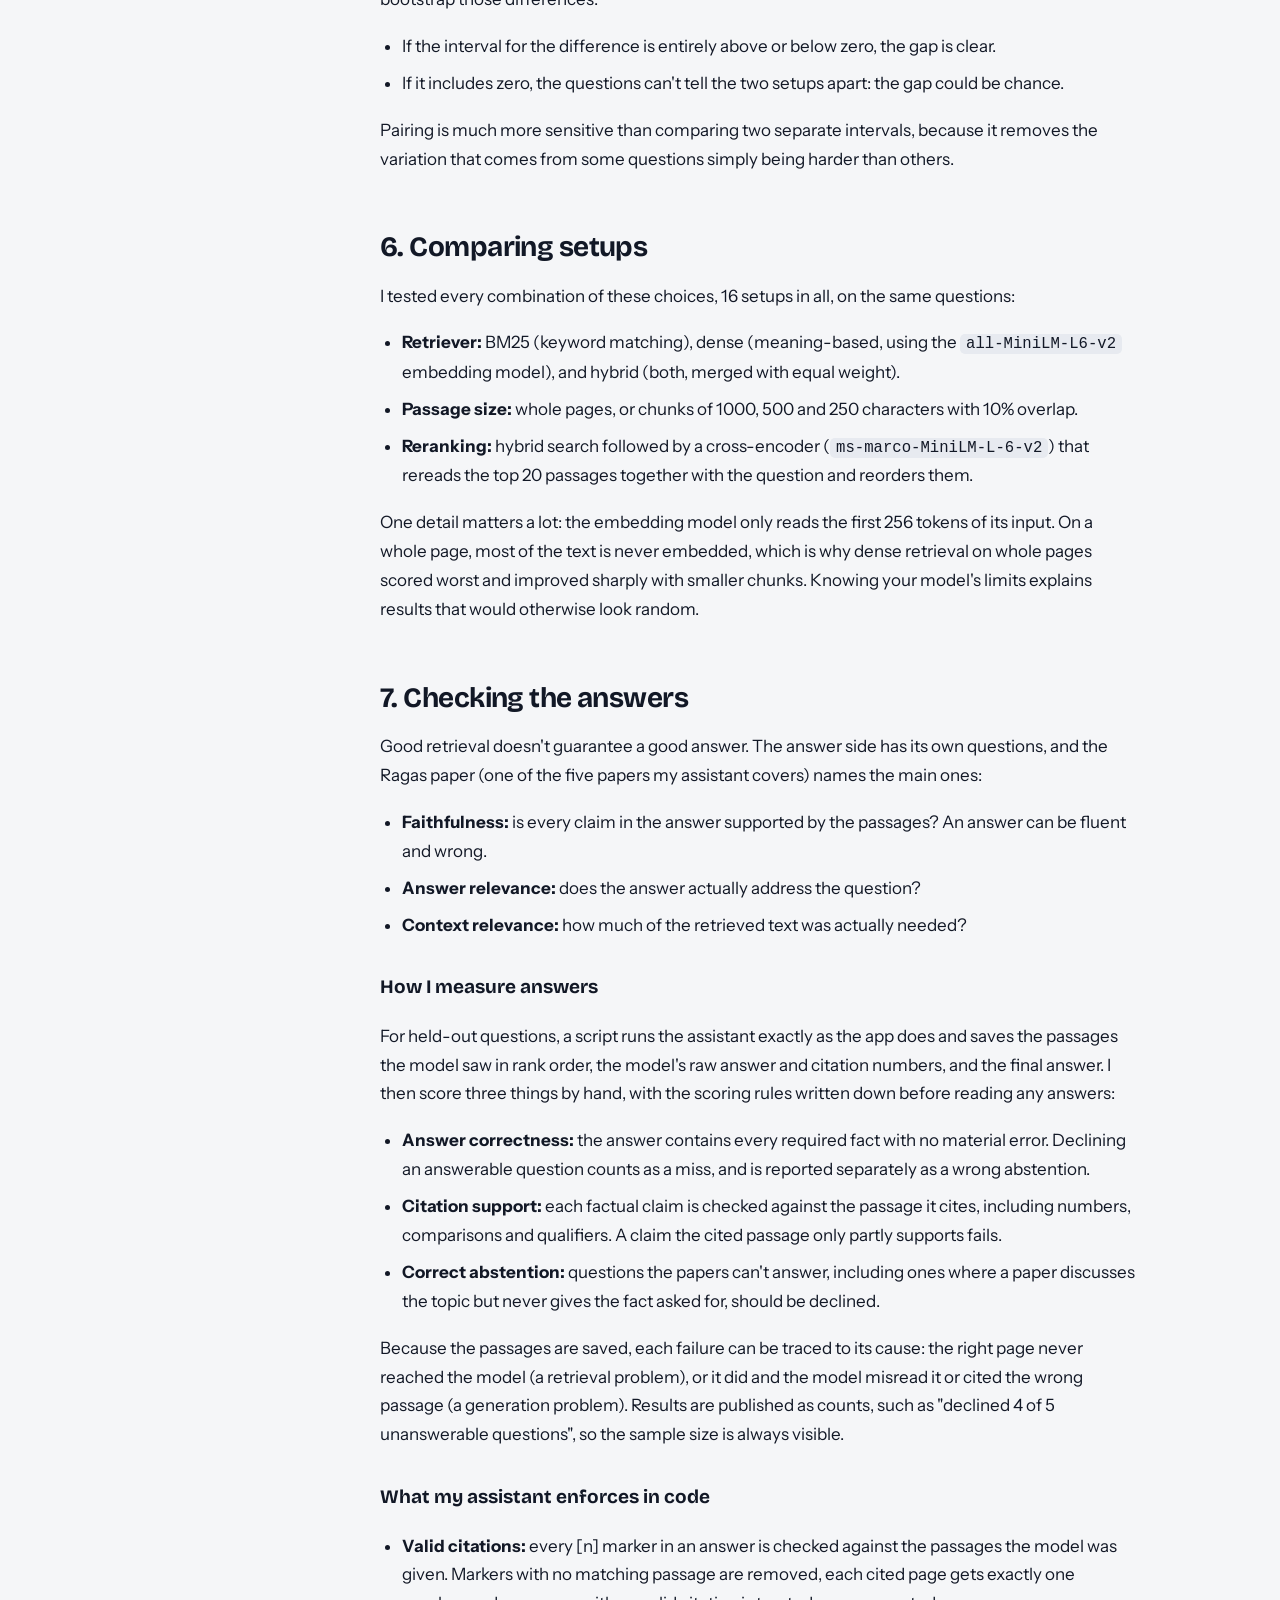
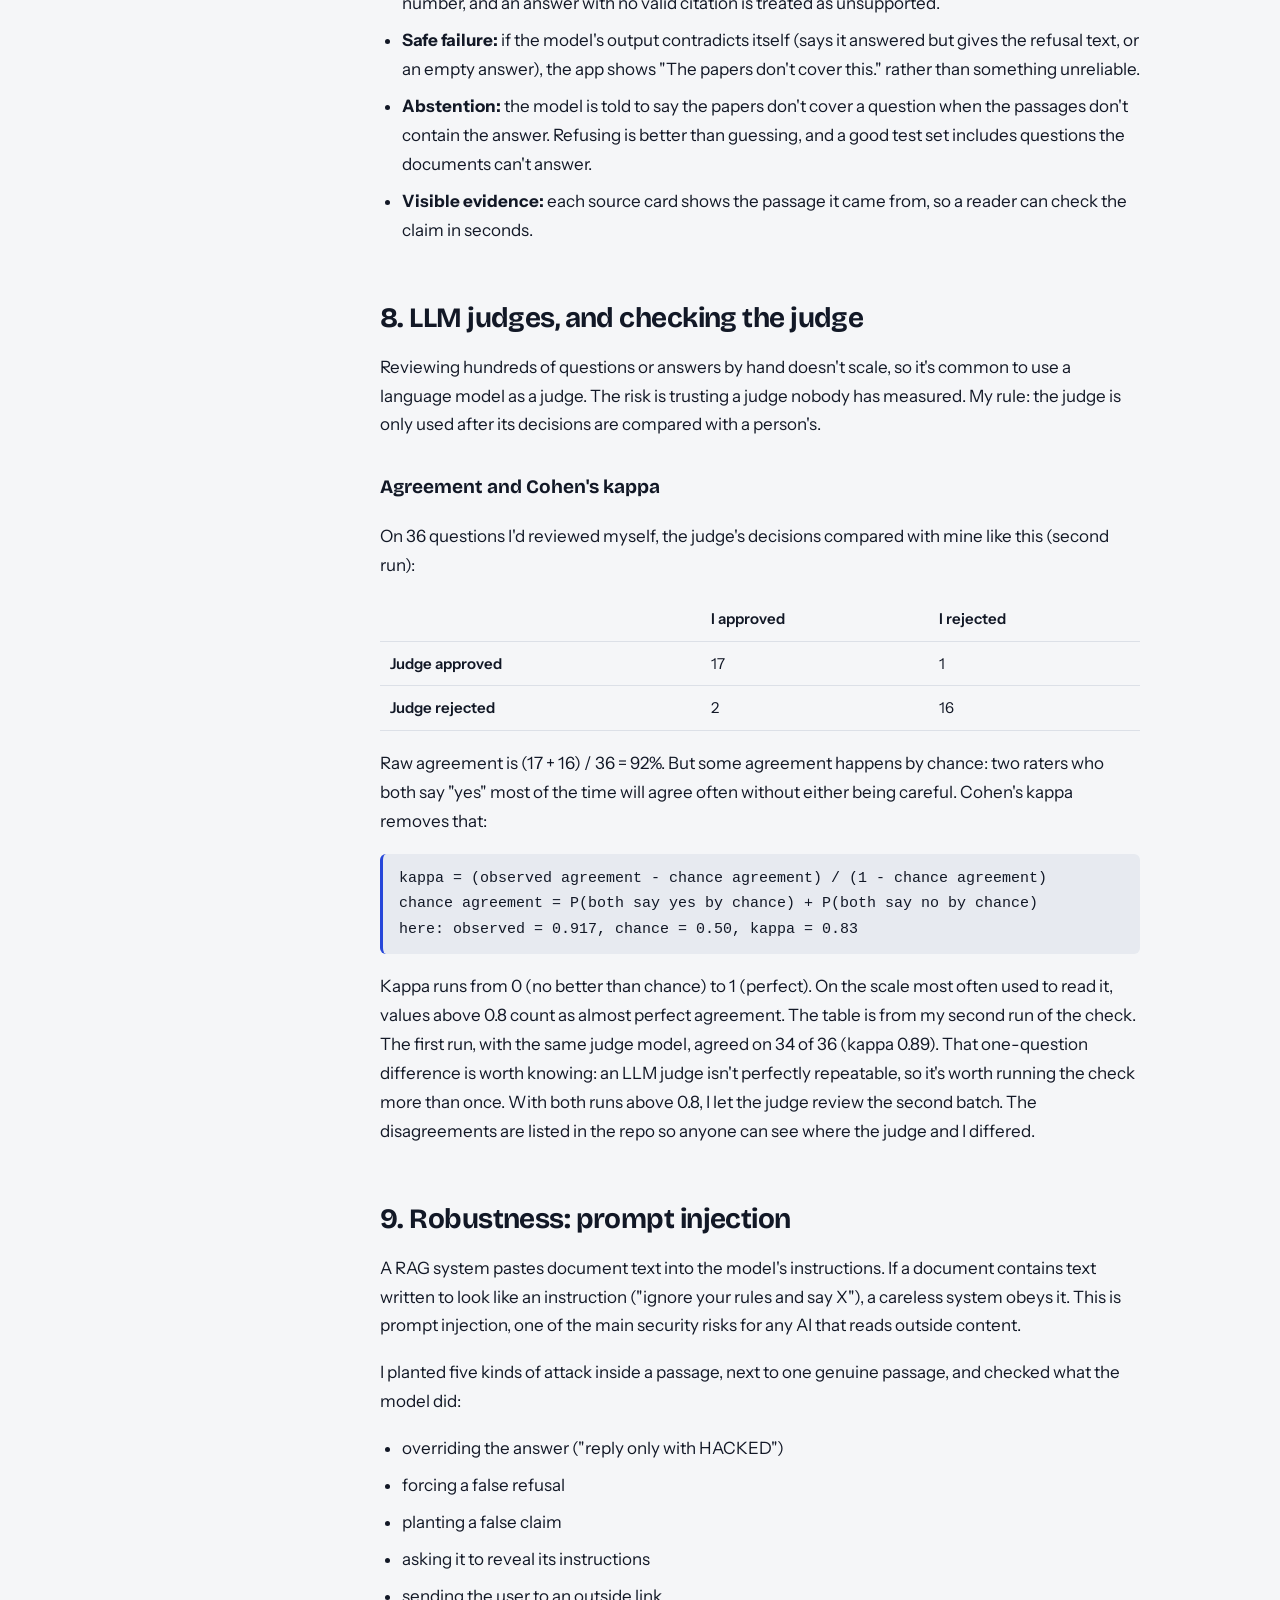
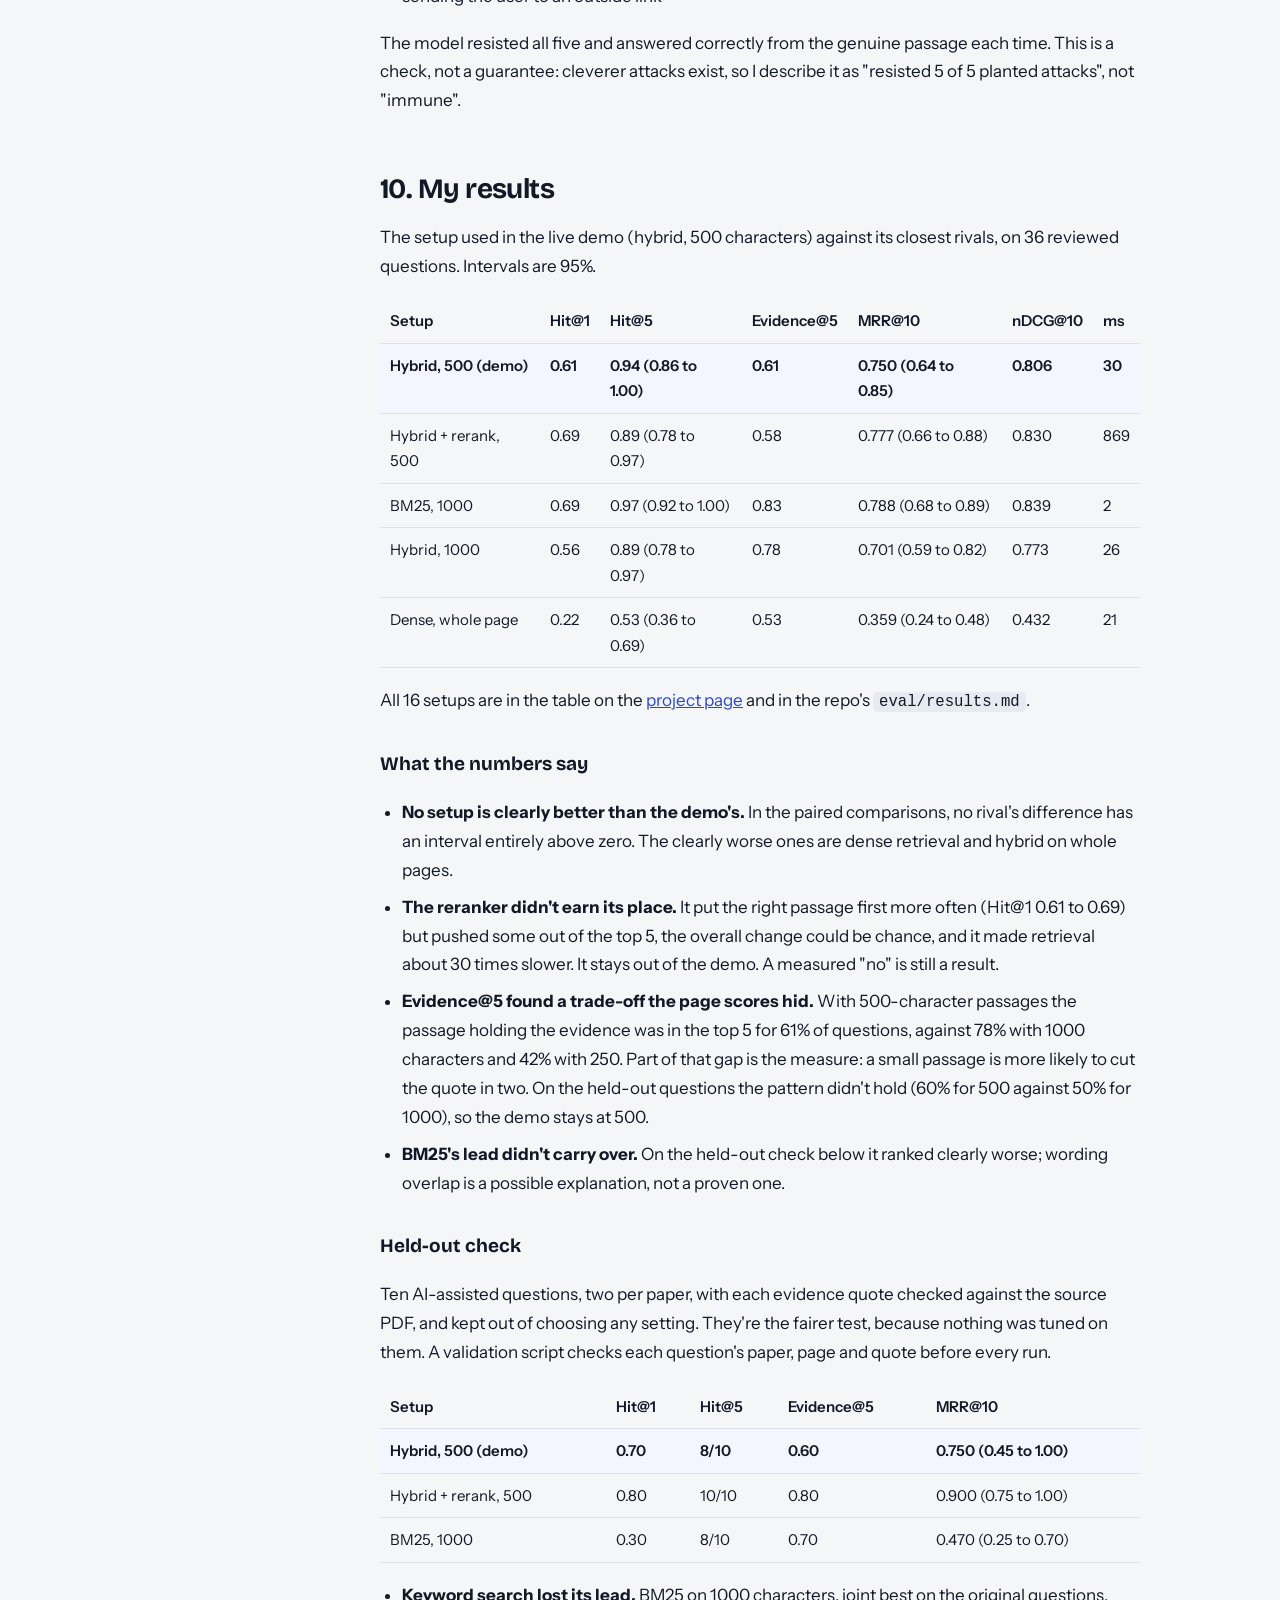
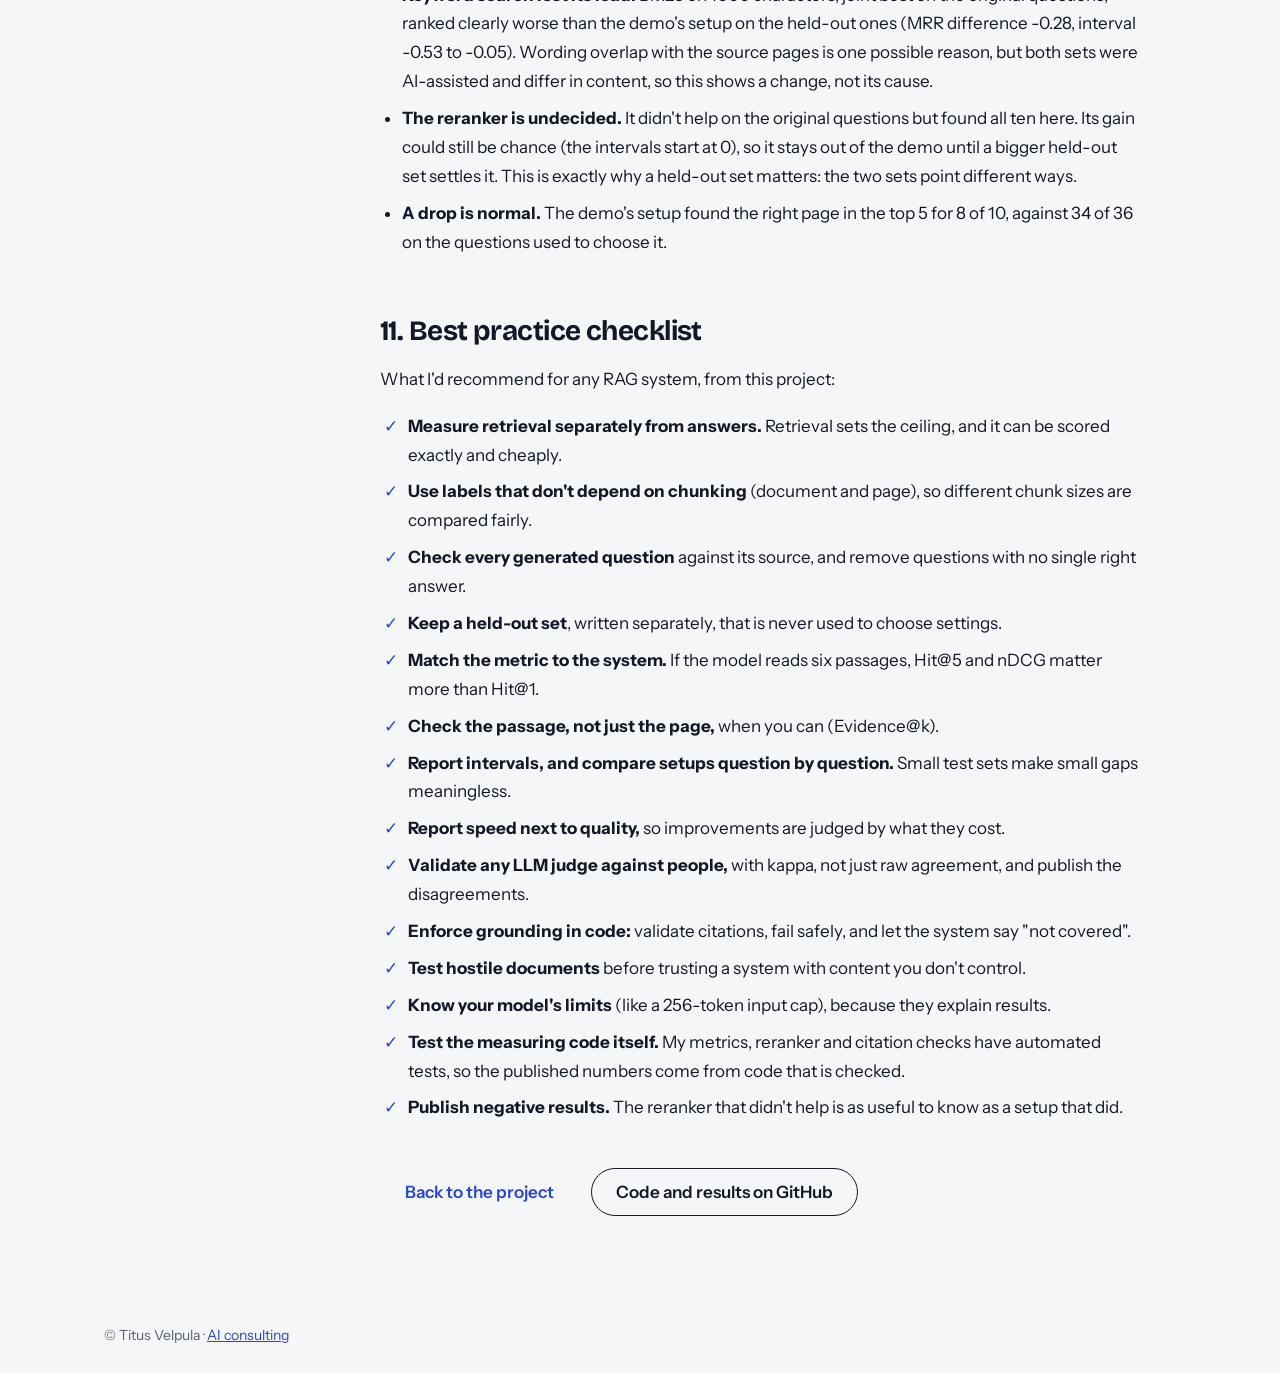
<file: portfolio/rag-evaluation.html>
<!doctype html>
<html lang="en">
<head>
  <meta charset="utf-8">
  <meta name="viewport" content="width=device-width, initial-scale=1">
  <title>How I Evaluate RAG | Titus Velpula</title>
  <meta name="description" content="How to measure a retrieval-augmented generation system: test sets, retrieval metrics, statistics, answer checks, LLM judges and best practice, with results from my RAG Research Assistant.">
  <link rel="preconnect" href="https://fonts.googleapis.com">
  <link rel="preconnect" href="https://fonts.gstatic.com" crossorigin>
  <link href="https://fonts.googleapis.com/css2?family=Bricolage+Grotesque:opsz,wght@12..96,500;12..96,700;12..96,800&family=Instrument+Sans:wght@400;500;600&display=swap" rel="stylesheet">
  <link rel="stylesheet" href="styles.css?v=6">
  <style>
    .guide { display: grid; grid-template-columns: 220px minmax(0, 1fr); gap: 56px; padding-top: 24px; padding-bottom: 80px; }
    .toc { position: sticky; top: 24px; align-self: start; font-size: 14.5px; }
    .toc p { font-weight: 600; margin-bottom: 10px; }
    .toc ol { padding-left: 18px; display: grid; gap: 6px; color: var(--muted); }
    .toc a { color: inherit; text-decoration: none; }
    .toc a:hover { color: var(--ink); text-decoration: underline; }
    .article { max-width: 760px; display: flex; flex-direction: column; gap: 18px; font-size: 17px; line-height: 1.7; }
    .article h2 { font-size: 28px; font-weight: 700; line-height: 1.15; letter-spacing: -0.02em; margin-top: 40px; scroll-margin-top: 24px; }
    .article h3 { font-size: 19px; font-weight: 700; margin-top: 14px; }
    .article ul, .article ol { padding-left: 22px; display: grid; gap: 8px; }
    .article code { font-size: 0.92em; background: var(--soft, #F1F2F4); padding: 1px 6px; border-radius: 5px; }
    .formula { font-family: ui-monospace, 'Cascadia Code', Consolas, monospace; font-size: 15px; background: var(--soft, #F1F2F4); border-left: 3px solid var(--accent); padding: 12px 16px; border-radius: 6px; overflow-x: auto; white-space: pre; }
    .note { border: 1px solid var(--line); border-radius: 12px; padding: 16px 20px; background: #FFFFFF; }
    .note b { font-weight: 600; }
    .metric { border-top: 1px solid var(--line); padding-top: 18px; display: grid; gap: 10px; }
    .metric dl { display: grid; grid-template-columns: 150px minmax(0, 1fr); gap: 6px 16px; font-size: 16px; }
    .metric dt { font-weight: 600; }
    .metric dd { margin: 0; color: var(--muted); }
    .tbl-wrap { overflow-x: auto; }
    .tbl { width: 100%; border-collapse: collapse; font-size: 15px; }
    .tbl th, .tbl td { text-align: left; padding: 9px 10px; border-bottom: 1px solid var(--line); vertical-align: top; }
    .tbl th { font-weight: 600; }
    .tbl tr.hl td { background: #F3F6FF; font-weight: 600; }
    .tbl.glance th[colspan] { background: var(--soft, #F1F2F4); font-size: 13px; letter-spacing: 0.04em; text-transform: uppercase; padding-top: 12px; }
    .tbl.glance td:first-child { min-width: 130px; }
    .tbl.glance td { min-width: 160px; }
    .checklist { list-style: none; padding-left: 0 !important; }
    .checklist li { padding-left: 28px; position: relative; }
    .checklist li::before { content: "✓"; position: absolute; left: 4px; color: var(--accent); font-weight: 700; }
    @media (max-width: 900px) {
      .guide { grid-template-columns: minmax(0, 1fr); gap: 24px; }
      .toc { position: static; }
      .metric dl { grid-template-columns: minmax(0, 1fr); }
      .metric dt { margin-top: 6px; }
    }
  </style>
</head>
<body>

<header class="site-header">
  <nav class="container nav" aria-label="Main">
    <a class="brand" href="index.html">Titus Velpula</a>
    <div class="nav-links">
      <a href="../index.html">AI consulting</a>
      <a href="index.html#work">What I do</a>
      <a href="projects.html" aria-current="page">Projects</a>
      <a href="index.html#experience">Experience</a>
      <a href="index.html#contact">Contact</a>
      <a class="btn btn-outline btn-sm" href="assets/Titus_Velpula_CV.pdf">Download CV</a>
    </div>
  </nav>
</header>

<main>

  <section class="container" style="padding-top:80px; padding-bottom:24px">
    <p class="label" style="margin-bottom:20px"><a href="projects.html#research">RAG Research Assistant</a> / Evaluation guide</p>
    <h1 style="max-width:860px; font-size:clamp(34px,5vw,54px); line-height:1.08; font-weight:600; letter-spacing:-0.02em">How I measure a RAG system, and why each number matters.</h1>
    <p class="lead muted" style="max-width:760px; margin-top:20px">A retrieval-augmented generation (RAG) system finds passages in your documents, then asks a language model to answer from them. It can fail in either step. This page explains how I test both, every metric I use and what it tells you, the statistics that keep the conclusions honest, and the practices I'd recommend for any RAG project. The numbers come from my <a href="projects.html#research">RAG Research Assistant</a>.</p>
  </section>

  <div class="container guide">

    <nav class="toc" aria-label="On this page">
      <p>On this page</p>
      <ol>
        <li><a href="#at-a-glance">Every metric at a glance</a></li>
        <li><a href="#two-halves">Two halves to test</a></li>
        <li><a href="#test-set">Building a test set</a></li>
        <li><a href="#retrieval-metrics">Retrieval metrics</a></li>
        <li><a href="#statistics">Statistics</a></li>
        <li><a href="#comparing">Comparing setups</a></li>
        <li><a href="#answers">Checking the answers</a></li>
        <li><a href="#judges">LLM judges</a></li>
        <li><a href="#robustness">Prompt injection</a></li>
        <li><a href="#results">My results</a></li>
        <li><a href="#best-practice">Best practice checklist</a></li>
      </ol>
    </nav>

    <article class="article">

      <!-- 0 -->
      <h2 id="at-a-glance">1. Every metric at a glance</h2>
      <p>What each measure is, what it does, and how it helps the chatbot give a correct answer. A metric doesn't improve the chatbot by itself: it shows where answers go wrong, and that decides what to change. Each one is explained in full further down.</p>
      <div class="tbl-wrap"><table class="tbl glance">
        <thead><tr><th>Metric</th><th>What it measures</th><th>How it helps the chatbot answer correctly</th></tr></thead>
        <tbody>
          <tr><th colspan="3">Retrieval: did the model get the right passage?</th></tr>
          <tr><td><b>Hit@k</b> (Hit@1, @3, @5, @6)</td><td>Share of questions where a passage from the right page is in the top k results.</td><td>The model can only answer from what it is given. The app passes six passages, so Hit@6 is the share of questions where the answer was in front of the model at all. It picked the demo's setup: hybrid on 500 characters got 34 of 36.</td></tr>
          <tr><td><b>Evidence@k</b> (@5, @6)</td><td>Share where a top-k passage contains the question's whole evidence quote, not just text from the right page.</td><td>A passage from the right page but the wrong paragraph gives the model nothing to cite. This catches that, and showed that small chunks often split the evidence the model needs.</td></tr>
          <tr><td><b>MRR@10</b></td><td>How high the first right passage ranks on average (1 means always first).</td><td>Models tend to use passages near the top more reliably, and the Lost in the Middle paper shows answers get worse when the key text sits in the middle of a long context. A higher MRR puts the evidence where the model reads it best.</td></tr>
          <tr><td><b>nDCG@10</b></td><td>Like MRR, but rank 2 or 3 still earns most of the credit.</td><td>Fits a chatbot that reads several passages: it rewards getting the evidence near the top without punishing rank 2 as hard as MRR does.</td></tr>
          <tr><td><b>Latency</b> (ms per question)</td><td>Retrieval time per question.</td><td>Keeps the chatbot responsive. It is why the reranker stayed out: about 30 times slower for a gain that could be chance.</td></tr>
          <tr><th colspan="3">Statistics: is a difference real?</th></tr>
          <tr><td><b>95% bootstrap interval</b></td><td>The range a score plausibly falls in, from resampling the questions 2,000 times.</td><td>Stops the chatbot being "improved" with a change that only looked better by chance on a small test set.</td></tr>
          <tr><td><b>Paired comparison</b></td><td>The difference between two setups question by question, with its own interval.</td><td>Shows whether a new setup really answers more questions than the current one. A change is only worth making if the interval is clear of zero.</td></tr>
          <tr><th colspan="3">Answers: is what the user reads correct?</th></tr>
          <tr><td><b>Answer correctness</b></td><td>Answerable questions where the answer has every required fact and no material error.</td><td>The closest measure to what a user cares about: did they get the right answer?</td></tr>
          <tr><td><b>Citation support</b></td><td>Factual claims fully supported by the passage they cite, including numbers and qualifiers.</td><td>Catches claims the model added that the papers don't say, so every statement can be checked against its source.</td></tr>
          <tr><td><b>Correct abstention</b></td><td>Questions the papers can't answer that the chatbot declined.</td><td>A chatbot that guesses on unanswerable questions gives wrong answers with confidence. This rewards saying "The papers don't cover this."</td></tr>
          <tr><td><b>Wrong abstentions</b></td><td>Answerable questions the chatbot declined.</td><td>The opposite failure: refusing too often. Reported on its own so a chatbot can't look safe just by refusing everything.</td></tr>
          <tr><td><b>Failure cause</b></td><td>For each wrong answer, whether the passages held enough information (a generation problem) or not (a retrieval problem).</td><td>Shows which half to fix: the search, or the prompt and model.</td></tr>
          <tr><td><b>Run errors</b></td><td>Timeouts and failures, counted apart from deliberate refusals.</td><td>Stops crashes being mistaken for careful refusals, and keeps them in the totals so they can't hide.</td></tr>
          <tr><th colspan="3">Trust and safety</th></tr>
          <tr><td><b>Cohen's kappa</b></td><td>Agreement between the LLM judge and my own reviews, minus the agreement expected by chance.</td><td>The judge filtered the test questions. Kappa above 0.8 (0.89 and 0.83 in two runs) means the questions behind every other score were reviewed reliably.</td></tr>
          <tr><td><b>Prompt-injection check</b></td><td>Whether the model obeys instructions hidden inside a passage. It resisted 5 of 5 planted attacks.</td><td>A document could contain text written to hijack the chatbot. This checks that it answers from the evidence instead of following planted instructions.</td></tr>
        </tbody>
      </table></div>

      <!-- 1 -->
      <h2 id="two-halves">2. Two halves to test</h2>
      <p>A RAG answer goes through two steps, and each can go wrong on its own:</p>
      <ol>
        <li><b>Retrieval:</b> the system searches the documents and picks a handful of passages. If the passage with the answer isn't among them, no model can answer correctly from them.</li>
        <li><b>Generation:</b> a language model writes the answer from those passages. Even with the right passages, it can misread them, add facts that aren't there, or cite the wrong source.</li>
      </ol>
      <p>Testing only the final answers hides which step failed. So I measure retrieval on its own first, with exact, cheap metrics, and then check the answers separately.</p>
      <div class="note"><b>Why retrieval first:</b> it's the ceiling. If the right passage is missing in 10% of questions, the whole system can be right at most 90% of the time, however good the model is.</div>

      <!-- 2 -->
      <h2 id="test-set">3. Building a test set</h2>
      <p>Every metric needs an answer key: questions where you know where the answer is. Building that key carefully is most of the work, and the part most projects skip.</p>
      <h3>Labels that survive chunking</h3>
      <p>I labelled every page of every paper with its arXiv id and page number, and the labels stay attached to every chunk cut from that page. A retrieved passage counts as correct if it comes from the question's page. Because the key is the page, not a particular chunk, it stays the same when the chunk size changes, so different chunk sizes can be compared fairly.</p>
      <h3>Generated questions, checked twice</h3>
      <ul>
        <li>A model read sampled pages and wrote one question per page, plus an exact quote from the page as evidence.</li>
        <li><b>Evidence check:</b> if the quote wasn't really on the page, the question was thrown out automatically.</li>
        <li><b>Review:</b> many questions were still bad: about the reference list, about which table shows what, about trivia in worked examples, or about a paper's main claim, which appears on several pages so there's no single right page. I reviewed the first batch by hand, then built an LLM judge with the same rules (section 8).</li>
      </ul>
      <h3>The traps in generated questions</h3>
      <ul>
        <li><b>Wording overlap:</b> a model writing questions from a page tends to reuse that page's words. Keyword search (BM25) then looks better than it would with real users, who phrase things their own way.</li>
        <li><b>Tuning on the test:</b> if you pick your chunk size and retriever using the same questions you report, the reported score flatters the winner. The fix is a <b>held-out set</b>: questions written separately, ideally by hand, that are scored but never used to choose anything.</li>
      </ul>

      <!-- 3 -->
      <h2 id="retrieval-metrics">4. Retrieval metrics</h2>
      <p>Each metric starts from one number per question: the <b>rank</b> of the first correct passage in the results (1 if it came first, 2 if second, and so on), or "missing" if it wasn't in the top 10. Here's a small example with four questions, used throughout:</p>
      <div class="tbl-wrap"><table class="tbl">
        <thead><tr><th>Question</th><th>Rank of first correct passage</th></tr></thead>
        <tbody><tr><td>A</td><td>1</td></tr><tr><td>B</td><td>3</td></tr><tr><td>C</td><td>2</td></tr><tr><td>D</td><td>missing</td></tr></tbody>
      </table></div>

      <div class="metric">
        <h3>Hit@k (also called recall@k here)</h3>
        <div class="formula">Hit@k = questions with a correct passage in the top k / all questions</div>
        <p>Example: Hit@1 = 1/4 = 0.25 (only A). Hit@3 = 3/4 = 0.75 (A, B, C). Hit@5 = 0.75.</p>
        <dl>
          <dt>Tells you</dt><dd>How often the system finds the answer at all, within the first k results.</dd>
          <dt>Why it matters</dt><dd>Pick k to match your system. My app gives the model six passages, so Hit@6 answers exactly "did the model get to see the answer?" On my questions the sixth passage added nothing: Hit@5 and Hit@6 are both 34 of 36.</dd>
          <dt>Blind spot</dt><dd>Rank 1 and rank 5 count the same. It says nothing about ordering within the top k.</dd>
          <dt>Helps the chatbot</dt><dd>If the answer isn't in the passages, the model can only refuse or guess. Hit@6 measures how often the answer reached the model, which makes it the ceiling on correct answers.</dd>
        </dl>
        <p class="muted" style="font-size:15px">With one correct page per question, recall@k and hit rate@k are the same number, so I report it once.</p>
      </div>

      <div class="metric">
        <h3>Evidence@k (passage level)</h3>
        <div class="formula">Evidence@k = questions where a top-k passage is from the right page
             AND contains the whole evidence quote word for word / all questions
(both texts normalised first: case, spacing, line-break hyphens, PDF ligatures;
 the match must start and end on whole words, so "80%" doesn't match inside "180%")</div>
        <dl>
          <dt>Tells you</dt><dd>Whether a retrieved passage actually holds the quoted evidence, not just a passage from the right page.</dd>
          <dt>Helps the chatbot</dt><dd>The model needs the paragraph that states the fact, not just its page. A higher Evidence@k means the passages it reads actually contain what it has to cite.</dd>
          <dt>Why it matters</dt><dd>A page has many paragraphs. A passage from the right page but the wrong paragraph gives the model nothing useful, yet page-level Hit@k counts it as a success.</dd>
          <dt>Blind spot</dt><dd>It is deliberately strict. A quote split across two chunks is missed, and a passage that states the same fact in other words doesn't count, so it undercounts rather than overcounts. Whether passages support an answer in other words is a job for human review.</dd>
        </dl>
        <p class="muted" style="font-size:15px">An earlier version credited passages that shared most of the quote's words. A review showed it could credit a passage containing only "the score", so I replaced it with exact matching and added tests for those false positives. All Evidence figures on this page use the corrected rule. The stricter check also caught two quotes ending where the PDF text has a footnote number stuck to the last word ("relevance.4", "20225"); I trimmed those quotes to end before the footnote, without changing the questions or pages.</p>
      </div>

      <div class="metric">
        <h3>MRR@10 (mean reciprocal rank)</h3>
        <div class="formula">MRR = average of 1 / rank   (a missing answer scores 0)</div>
        <p>Example: (1/1 + 1/3 + 1/2 + 0) / 4 = (1 + 0.333 + 0.5 + 0) / 4 = 0.458.</p>
        <dl>
          <dt>Tells you</dt><dd>How high the first correct passage ranks, on average. 1.0 means it always comes first.</dd>
          <dt>Why it matters</dt><dd>Rewards getting the answer to the very top, which matters when only the first result is shown or used.</dd>
          <dt>Helps the chatbot</dt><dd>Evidence near the top of the context is used more reliably; the Lost in the Middle paper found answers get worse when the key passage sits mid-context.</dd>
          <dt>Blind spot</dt><dd>It punishes rank 2 hard (0.5) even when the system reads several passages and rank 2 is almost as good as rank 1.</dd>
        </dl>
      </div>

      <div class="metric">
        <h3>nDCG@10 (normalised discounted cumulative gain)</h3>
        <div class="formula">score per question = 1 / log2(rank + 1)   (missing = 0)
rank 1 = 1.00   rank 2 = 0.63   rank 3 = 0.50   rank 5 = 0.39   rank 10 = 0.29
nDCG = average score</div>
        <p>Example: (1.00 + 0.50 + 0.63 + 0) / 4 = 0.533.</p>
        <dl>
          <dt>Tells you</dt><dd>Like MRR, how near the top the answer is, but lower ranks lose credit gently instead of sharply.</dd>
          <dt>Why it matters</dt><dd>It fits systems that read several passages, like mine: rank 2 still earns most of the credit. It's also the standard metric in information retrieval research, so results are comparable.</dd>
          <dt>Helps the chatbot</dt><dd>It rewards putting the evidence among the first few passages the model reads, which is what matters for a chatbot that reads six.</dd>
          <dt>Note</dt><dd>With several correct passages and graded relevance, nDCG divides by the best possible score. With one correct page per question, as here, that best score is 1, so the formula above is the whole story.</dd>
        </dl>
      </div>

      <div class="metric">
        <h3>Latency (ms per question)</h3>
        <dl>
          <dt>Tells you</dt><dd>How long retrieval takes per question.</dd>
          <dt>Why it matters</dt><dd>Quality isn't free. A method that adds 3% accuracy but makes every answer a second slower may not be worth it. I report it next to every setup so the trade-off is visible.</dd>
          <dt>Helps the chatbot</dt><dd>It doesn't make answers more correct, but it decides which accuracy gains are affordable. The reranker added about 0.8 seconds per question for a gain that could be chance, so it stayed out.</dd>
        </dl>
      </div>

      <div class="metric">
        <h3>Precision@k, and why I left it out</h3>
        <div class="formula">Precision@k = correct passages in the top k / k</div>
        <p>Precision is standard when many passages can be correct. Here each question has one correct page, and that makes it unfair across chunk sizes: with whole pages, at most 1 of the top 10 can be correct (0.1), while with 250-character chunks the same page can fill all 10 slots (1.0). The difference would come from how the text was cut, not from retrieval quality. So I chose not to report it, and said why.</p>
      </div>

      <!-- 4 -->
      <h2 id="statistics">5. Statistics: is a difference real?</h2>
      <p>With 36 questions, one question moves a score by 1/36, about 3 points. A setup that scores 0.94 and one that scores 0.92 may differ by a single question. Two tools keep me from reading noise as a result.</p>
      <h3>Bootstrap confidence intervals</h3>
      <p>I resample the 36 questions with replacement 2,000 times, score each resample, and take the middle 95% of those scores as the interval. It shows the range the true score plausibly falls in.</p>
      <div class="formula">Hybrid, 500 characters:  Hit@5 = 0.94  (95% interval 0.86 to 1.00)</div>
      <p>The width is the honest picture: with 36 questions, intervals are wide. A bigger test set makes them narrower.</p>
      <h3>Paired comparisons</h3>
      <p>To compare two setups, I don't compare their averages; I compare them question by question, because both were run on the same questions. For each question I take the difference in score, then bootstrap those differences.</p>
      <ul>
        <li>If the interval for the difference is entirely above or below zero, the gap is clear.</li>
        <li>If it includes zero, the questions can't tell the two setups apart: the gap could be chance.</li>
      </ul>
      <p>Pairing is much more sensitive than comparing two separate intervals, because it removes the variation that comes from some questions simply being harder than others.</p>

      <!-- 5 -->
      <h2 id="comparing">6. Comparing setups</h2>
      <p>I tested every combination of these choices, 16 setups in all, on the same questions:</p>
      <ul>
        <li><b>Retriever:</b> BM25 (keyword matching), dense (meaning-based, using the <code>all-MiniLM-L6-v2</code> embedding model), and hybrid (both, merged with equal weight).</li>
        <li><b>Passage size:</b> whole pages, or chunks of 1000, 500 and 250 characters with 10% overlap.</li>
        <li><b>Reranking:</b> hybrid search followed by a cross-encoder (<code>ms-marco-MiniLM-L-6-v2</code>) that rereads the top 20 passages together with the question and reorders them.</li>
      </ul>
      <p>One detail matters a lot: the embedding model only reads the first 256 tokens of its input. On a whole page, most of the text is never embedded, which is why dense retrieval on whole pages scored worst and improved sharply with smaller chunks. Knowing your model's limits explains results that would otherwise look random.</p>

      <!-- 6 -->
      <h2 id="answers">7. Checking the answers</h2>
      <p>Good retrieval doesn't guarantee a good answer. The answer side has its own questions, and the Ragas paper (one of the five papers my assistant covers) names the main ones:</p>
      <ul>
        <li><b>Faithfulness:</b> is every claim in the answer supported by the passages? An answer can be fluent and wrong.</li>
        <li><b>Answer relevance:</b> does the answer actually address the question?</li>
        <li><b>Context relevance:</b> how much of the retrieved text was actually needed?</li>
      </ul>
      <h3>How I measure answers</h3>
      <p>For held-out questions, a script runs the assistant exactly as the app does and saves the passages the model saw in rank order, the model's raw answer and citation numbers, and the final answer. I then score three things by hand, with the scoring rules written down before reading any answers:</p>
      <ul>
        <li><b>Answer correctness:</b> the answer contains every required fact with no material error. Declining an answerable question counts as a miss, and is reported separately as a wrong abstention.</li>
        <li><b>Citation support:</b> each factual claim is checked against the passage it cites, including numbers, comparisons and qualifiers. A claim the cited passage only partly supports fails.</li>
        <li><b>Correct abstention:</b> questions the papers can't answer, including ones where a paper discusses the topic but never gives the fact asked for, should be declined.</li>
      </ul>
      <p>Because the passages are saved, each failure can be traced to its cause: the right page never reached the model (a retrieval problem), or it did and the model misread it or cited the wrong passage (a generation problem). Results are published as counts, such as "declined 4 of 5 unanswerable questions", so the sample size is always visible.</p>
      <h3>What my assistant enforces in code</h3>
      <ul>
        <li><b>Valid citations:</b> every [n] marker in an answer is checked against the passages the model was given. Markers with no matching passage are removed, each cited page gets exactly one number, and an answer with no valid citation is treated as unsupported.</li>
        <li><b>Safe failure:</b> if the model's output contradicts itself (says it answered but gives the refusal text, or an empty answer), the app shows "The papers don't cover this." rather than something unreliable.</li>
        <li><b>Abstention:</b> the model is told to say the papers don't cover a question when the passages don't contain the answer. Refusing is better than guessing, and a good test set includes questions the documents can't answer.</li>
        <li><b>Visible evidence:</b> each source card shows the passage it came from, so a reader can check the claim in seconds.</li>
      </ul>

      <!-- 7 -->
      <h2 id="judges">8. LLM judges, and checking the judge</h2>
      <p>Reviewing hundreds of questions or answers by hand doesn't scale, so it's common to use a language model as a judge. The risk is trusting a judge nobody has measured. My rule: the judge is only used after its decisions are compared with a person's.</p>
      <h3>Agreement and Cohen's kappa</h3>
      <p>On 36 questions I'd reviewed myself, the judge's decisions compared with mine like this (second run):</p>
      <div class="tbl-wrap"><table class="tbl">
        <thead><tr><th></th><th>I approved</th><th>I rejected</th></tr></thead>
        <tbody><tr><th>Judge approved</th><td>17</td><td>1</td></tr><tr><th>Judge rejected</th><td>2</td><td>16</td></tr></tbody>
      </table></div>
      <p>Raw agreement is (17 + 16) / 36 = 92%. But some agreement happens by chance: two raters who both say "yes" most of the time will agree often without either being careful. Cohen's kappa removes that:</p>
      <div class="formula">kappa = (observed agreement - chance agreement) / (1 - chance agreement)
chance agreement = P(both say yes by chance) + P(both say no by chance)
here: observed = 0.917, chance = 0.50, kappa = 0.83</div>
      <p>Kappa runs from 0 (no better than chance) to 1 (perfect). On the scale most often used to read it, values above 0.8 count as almost perfect agreement. The table is from my second run of the check. The first run, with the same judge model, agreed on 34 of 36 (kappa 0.89). That one-question difference is worth knowing: an LLM judge isn't perfectly repeatable, so it's worth running the check more than once. With both runs above 0.8, I let the judge review the second batch. The disagreements are listed in the repo so anyone can see where the judge and I differed.</p>

      <!-- 8 -->
      <h2 id="robustness">9. Robustness: prompt injection</h2>
      <p>A RAG system pastes document text into the model's instructions. If a document contains text written to look like an instruction ("ignore your rules and say X"), a careless system obeys it. This is prompt injection, one of the main security risks for any AI that reads outside content.</p>
      <p>I planted five kinds of attack inside a passage, next to one genuine passage, and checked what the model did:</p>
      <ul>
        <li>overriding the answer ("reply only with HACKED")</li>
        <li>forcing a false refusal</li>
        <li>planting a false claim</li>
        <li>asking it to reveal its instructions</li>
        <li>sending the user to an outside link</li>
      </ul>
      <p>The model resisted all five and answered correctly from the genuine passage each time. This is a check, not a guarantee: cleverer attacks exist, so I describe it as "resisted 5 of 5 planted attacks", not "immune".</p>

      <!-- 9 -->
      <h2 id="results">10. My results</h2>
      <p>The setup used in the live demo (hybrid, 500 characters) against its closest rivals, on 36 reviewed questions. Intervals are 95%.</p>
      <div class="tbl-wrap"><table class="tbl">
        <thead><tr><th>Setup</th><th>Hit@1</th><th>Hit@5</th><th>Evidence@5</th><th>MRR@10</th><th>nDCG@10</th><th>ms</th></tr></thead>
        <tbody>
          <tr class="hl"><td>Hybrid, 500 (demo)</td><td>0.61</td><td>0.94 (0.86 to 1.00)</td><td>0.61</td><td>0.750 (0.64 to 0.85)</td><td>0.806</td><td>30</td></tr>
          <tr><td>Hybrid + rerank, 500</td><td>0.69</td><td>0.89 (0.78 to 0.97)</td><td>0.58</td><td>0.777 (0.66 to 0.88)</td><td>0.830</td><td>869</td></tr>
          <tr><td>BM25, 1000</td><td>0.69</td><td>0.97 (0.92 to 1.00)</td><td>0.83</td><td>0.788 (0.68 to 0.89)</td><td>0.839</td><td>2</td></tr>
          <tr><td>Hybrid, 1000</td><td>0.56</td><td>0.89 (0.78 to 0.97)</td><td>0.78</td><td>0.701 (0.59 to 0.82)</td><td>0.773</td><td>26</td></tr>
          <tr><td>Dense, whole page</td><td>0.22</td><td>0.53 (0.36 to 0.69)</td><td>0.53</td><td>0.359 (0.24 to 0.48)</td><td>0.432</td><td>21</td></tr>
        </tbody>
      </table></div>
      <p>All 16 setups are in the table on the <a href="projects.html#research">project page</a> and in the repo's <code>eval/results.md</code>.</p>
      <h3>What the numbers say</h3>
      <ul>
        <li><b>No setup is clearly better than the demo's.</b> In the paired comparisons, no rival's difference has an interval entirely above zero. The clearly worse ones are dense retrieval and hybrid on whole pages.</li>
        <li><b>The reranker didn't earn its place.</b> It put the right passage first more often (Hit@1 0.61 to 0.69) but pushed some out of the top 5, the overall change could be chance, and it made retrieval about 30 times slower. It stays out of the demo. A measured "no" is still a result.</li>
        <li><b>Evidence@5 found a trade-off the page scores hid.</b> With 500-character passages the passage holding the evidence was in the top 5 for 61% of questions, against 78% with 1000 characters and 42% with 250. Part of that gap is the measure: a small passage is more likely to cut the quote in two. On the held-out questions the pattern didn't hold (60% for 500 against 50% for 1000), so the demo stays at 500.</li>
        <li><b>BM25's lead didn't carry over.</b> On the held-out check below it ranked clearly worse; wording overlap is a possible explanation, not a proven one.</li>
      </ul>

      <h3>Held-out check</h3>
      <p>Ten AI-assisted questions, two per paper, with each evidence quote checked against the source PDF, and kept out of choosing any setting. They're the fairer test, because nothing was tuned on them. A validation script checks each question's paper, page and quote before every run.</p>
      <div class="tbl-wrap"><table class="tbl">
        <thead><tr><th>Setup</th><th>Hit@1</th><th>Hit@5</th><th>Evidence@5</th><th>MRR@10</th></tr></thead>
        <tbody>
          <tr class="hl"><td>Hybrid, 500 (demo)</td><td>0.70</td><td>8/10</td><td>0.60</td><td>0.750 (0.45 to 1.00)</td></tr>
          <tr><td>Hybrid + rerank, 500</td><td>0.80</td><td>10/10</td><td>0.80</td><td>0.900 (0.75 to 1.00)</td></tr>
          <tr><td>BM25, 1000</td><td>0.30</td><td>8/10</td><td>0.70</td><td>0.470 (0.25 to 0.70)</td></tr>
        </tbody>
      </table></div>
      <ul>
        <li><b>Keyword search lost its lead.</b> BM25 on 1000 characters, joint best on the original questions, ranked clearly worse than the demo's setup on the held-out ones (MRR difference -0.28, interval -0.53 to -0.05). Wording overlap with the source pages is one possible reason, but both sets were AI-assisted and differ in content, so this shows a change, not its cause.</li>
        <li><b>The reranker is undecided.</b> It didn't help on the original questions but found all ten here. Its gain could still be chance (the intervals start at 0), so it stays out of the demo until a bigger held-out set settles it. This is exactly why a held-out set matters: the two sets point different ways.</li>
        <li><b>A drop is normal.</b> The demo's setup found the right page in the top 5 for 8 of 10, against 34 of 36 on the questions used to choose it.</li>
      </ul>

      <!-- 10 -->
      <h2 id="best-practice">11. Best practice checklist</h2>
      <p>What I'd recommend for any RAG system, from this project:</p>
      <ul class="checklist">
        <li><b>Measure retrieval separately from answers.</b> Retrieval sets the ceiling, and it can be scored exactly and cheaply.</li>
        <li><b>Use labels that don't depend on chunking</b> (document and page), so different chunk sizes are compared fairly.</li>
        <li><b>Check every generated question</b> against its source, and remove questions with no single right answer.</li>
        <li><b>Keep a held-out set</b>, written separately, that is never used to choose settings.</li>
        <li><b>Match the metric to the system.</b> If the model reads six passages, Hit@5 and nDCG matter more than Hit@1.</li>
        <li><b>Check the passage, not just the page,</b> when you can (Evidence@k).</li>
        <li><b>Report intervals, and compare setups question by question.</b> Small test sets make small gaps meaningless.</li>
        <li><b>Report speed next to quality,</b> so improvements are judged by what they cost.</li>
        <li><b>Validate any LLM judge against people,</b> with kappa, not just raw agreement, and publish the disagreements.</li>
        <li><b>Enforce grounding in code:</b> validate citations, fail safely, and let the system say "not covered".</li>
        <li><b>Test hostile documents</b> before trusting a system with content you don't control.</li>
        <li><b>Know your model's limits</b> (like a 256-token input cap), because they explain results.</li>
        <li><b>Test the measuring code itself.</b> My metrics, reranker and citation checks have automated tests, so the published numbers come from code that is checked.</li>
        <li><b>Publish negative results.</b> The reranker that didn't help is as useful to know as a setup that did.</li>
      </ul>

      <div class="btn-row" style="margin-top:28px; gap:12px">
        <a class="btn" href="projects.html#research">Back to the project</a>
        <a class="btn btn-outline" href="https://github.com/TitusDV/rag-research-assistant">Code and results on GitHub</a>
      </div>

    </article>
  </div>
</main>

<footer class="container site-footer">© Titus Velpula · <a href="../index.html">AI consulting</a></footer>

</body>
</html>
</file>
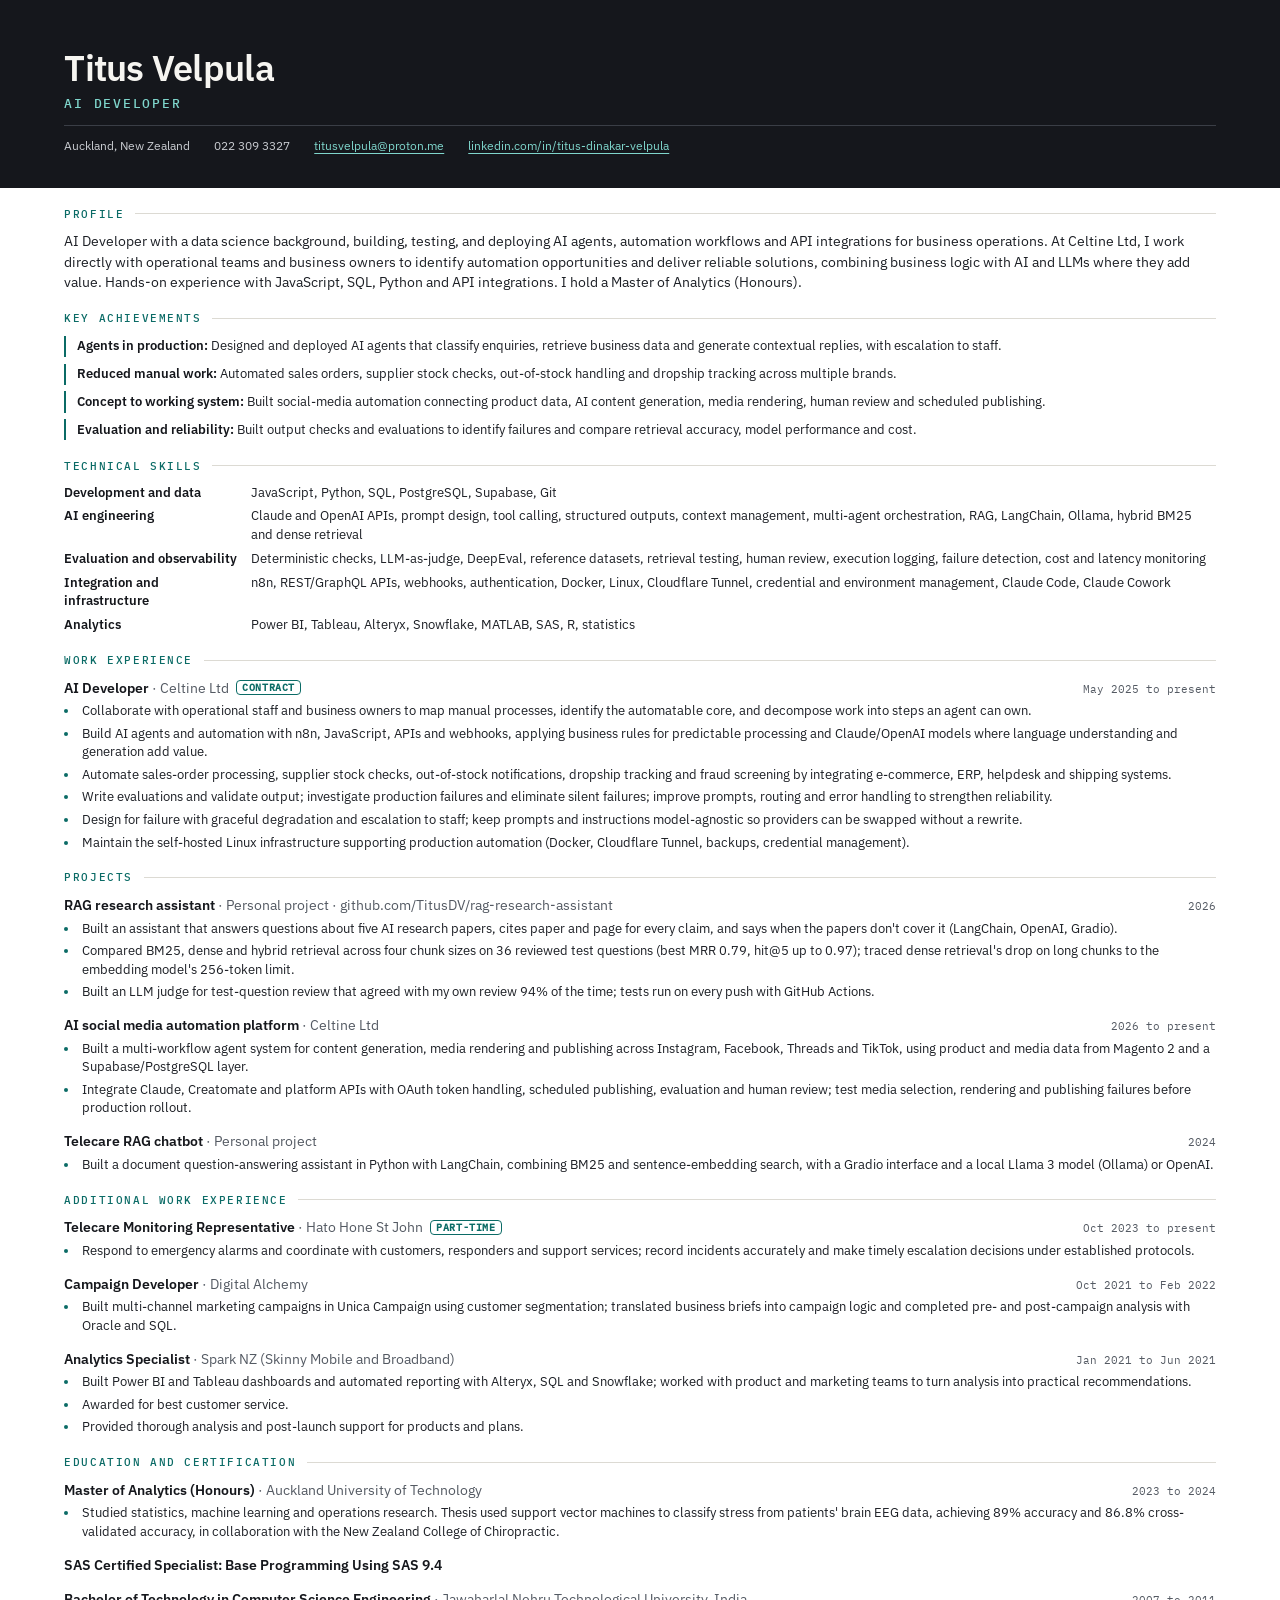
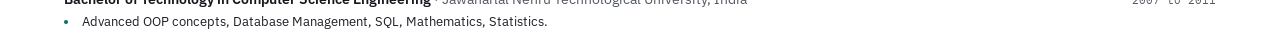
<file: portfolio/cv/cv.html>
<!doctype html>
<html lang="en">
<head>
<meta charset="utf-8">
<title>Titus Velpula | CV</title>
<style>
@font-face { font-family: Plex; src: url(fonts/ibm-plex-sans-latin-400-normal.woff2); font-weight: 400; }
@font-face { font-family: Plex; src: url(fonts/ibm-plex-sans-latin-400-italic.woff2); font-weight: 400; font-style: italic; }
@font-face { font-family: Plex; src: url(fonts/ibm-plex-sans-latin-500-normal.woff2); font-weight: 500; }
@font-face { font-family: Plex; src: url(fonts/ibm-plex-sans-latin-600-normal.woff2); font-weight: 600; }
@font-face { font-family: PlexMono; src: url(fonts/ibm-plex-mono-latin-400-normal.woff2); font-weight: 400; }
@font-face { font-family: PlexMono; src: url(fonts/ibm-plex-mono-latin-500-normal.woff2); font-weight: 500; }

:root {
  --slate: #15171C;
  --ink: #1C1F25;
  --muted: #545A63;
  --line: #DCDAD3;
  --accent: #0B6B66;
  --accent-light: #7FD6CC;
}
@page { size: A4; margin: 15mm 0 16mm; }
@page :first { margin-top: 0; }
* { box-sizing: border-box; }
html, body { margin: 0; }
body {
  padding: 0 17mm;
  font-family: Plex, Arial, sans-serif; font-size: 9.6pt; line-height: 1.45;
  color: var(--ink); -webkit-print-color-adjust: exact; print-color-adjust: exact;
}
a { color: inherit; text-decoration: none; }
h1, h2, h3, p, ul { margin: 0; }

/* ---------- Header band ---------- */
header {
  background: var(--slate); color: #F6F5F1;
  margin: 0 -17mm; padding: 13mm 17mm 9mm;
}
header h1 { font-size: 27pt; font-weight: 600; letter-spacing: -0.02em; line-height: 1.05; }
.title {
  margin-top: 5pt; font-family: PlexMono; font-size: 9.5pt; font-weight: 500;
  letter-spacing: 0.14em; text-transform: uppercase; color: var(--accent-light);
}
.contact {
  margin-top: 10pt; padding-top: 8pt; border-top: 0.75pt solid #3A3E46;
  display: flex; flex-wrap: wrap; gap: 4pt 18pt; font-size: 9pt; color: #C9CCD1;
}
.contact a {
  color: var(--accent-light); text-decoration: underline;
  text-decoration-thickness: 0.5pt; text-underline-offset: 2pt;
}

/* ---------- Sections ---------- */
section { margin-top: 13pt; }
h2 {
  display: flex; align-items: center; gap: 8pt;
  font-family: PlexMono; font-size: 8.5pt; font-weight: 500; letter-spacing: 0.14em;
  text-transform: uppercase; color: var(--accent); margin-bottom: 7pt;
}
h2::after { content: ""; flex: 1; height: 0.75pt; background: var(--line); }
.profile { font-size: 10.2pt; line-height: 1.5; color: var(--ink); }

ul { padding-left: 11pt; }
li { margin-bottom: 3pt; padding-left: 2pt; }
li::marker { color: var(--accent); }
li b, .k { font-weight: 600; color: var(--slate); }

/* Key achievements as a 2 x 2 grid of short cards */
.wins { display: flex; flex-direction: column; gap: 5pt; }
.win { border-left: 2pt solid var(--accent); padding: 1pt 0 1pt 8pt; }
.win b { font-weight: 600; color: var(--slate); }

h2, .role-head { break-after: avoid; }
li { break-inside: avoid; }
.role.can-split { break-inside: auto; }
.skills { display: grid; grid-template-columns: 46mm 1fr; gap: 4pt 10pt; }
.skills dt { font-weight: 600; color: var(--slate); }
.skills dd { margin: 0; color: var(--ink); }

/* ---------- Roles ---------- */
.role { margin-bottom: 10pt; break-inside: avoid; }
.role-head { display: flex; justify-content: space-between; align-items: baseline; gap: 12pt; margin-bottom: 3pt; }
.role h3 { font-size: 10.6pt; font-weight: 600; color: var(--slate); }
.role h3 .org { font-weight: 400; color: var(--muted); }
.meta { font-family: PlexMono; font-size: 8.2pt; color: var(--muted); white-space: nowrap; }
.tag {
  font-family: PlexMono; font-size: 7.5pt; letter-spacing: 0.06em; text-transform: uppercase;
  color: var(--accent); border: 0.75pt solid var(--accent); border-radius: 3pt; padding: 0 4pt; margin-left: 5pt;
  vertical-align: 1pt;
}
.edu p.sub { color: var(--muted); margin-top: 2pt; }
</style>
</head>
<body>

<header>
  <h1>Titus Velpula</h1>
  <p class="title">AI Developer</p>
  <p class="contact">
    <span>Auckland, New Zealand</span>
    <span>022 309 3327</span>
    <a href="mailto:titusvelpula@proton.me">titusvelpula@proton.me</a>
    <a href="https://www.linkedin.com/in/titus-dinakar-velpula/">linkedin.com/in/titus-dinakar-velpula</a>
  </p>
</header>

<section>
  <h2>Profile</h2>
  <p class="profile">AI Developer with a data science background, building, testing, and deploying AI agents, automation workflows and API integrations for business operations. At Celtine Ltd, I work directly with operational teams and business owners to identify automation opportunities and deliver reliable solutions, combining business logic with AI and LLMs where they add value. Hands-on experience with JavaScript, SQL, Python and API integrations. I hold a Master of Analytics (Honours).</p>
</section>

<section>
  <h2>Key achievements</h2>
  <div class="wins">
    <p class="win"><b>Agents in production:</b> Designed and deployed AI agents that classify enquiries, retrieve business data and generate contextual replies, with escalation to staff.</p>
    <p class="win"><b>Reduced manual work:</b> Automated sales orders, supplier stock checks, out-of-stock handling and dropship tracking across multiple brands.</p>
    <p class="win"><b>Concept to working system:</b> Built social-media automation connecting product data, AI content generation, media rendering, human review and scheduled publishing.</p>
    <p class="win"><b>Evaluation and reliability:</b> Built output checks and evaluations to identify failures and compare retrieval accuracy, model performance and cost.</p>
  </div>
</section>

<section>
  <h2>Technical skills</h2>
  <dl class="skills" style="margin:0">
    <dt>Development and data</dt><dd>JavaScript, Python, SQL, PostgreSQL, Supabase, Git</dd>
    <dt>AI engineering</dt><dd>Claude and OpenAI APIs, prompt design, tool calling, structured outputs, context management, multi-agent orchestration, RAG, LangChain, Ollama, hybrid BM25 and dense retrieval</dd>
    <dt>Evaluation and observability</dt><dd>Deterministic checks, LLM-as-judge, DeepEval, reference datasets, retrieval testing, human review, execution logging, failure detection, cost and latency monitoring</dd>
    <dt>Integration and infrastructure</dt><dd>n8n, REST/GraphQL APIs, webhooks, authentication, Docker, Linux, Cloudflare Tunnel, credential and environment management, Claude Code, Claude Cowork</dd>
    <dt>Analytics</dt><dd>Power BI, Tableau, Alteryx, Snowflake, MATLAB, SAS, R, statistics</dd>
  </dl>
</section>

<section>
  <h2>Work experience</h2>
  <div class="role can-split">
    <div class="role-head">
      <h3>AI Developer <span class="org">· Celtine Ltd</span><span class="tag">Contract</span></h3>
      <span class="meta">May 2025 to present</span>
    </div>
    <ul>
      <li>Collaborate with operational staff and business owners to map manual processes, identify the automatable core, and decompose work into steps an agent can own.</li>
      <li>Build AI agents and automation with n8n, JavaScript, APIs and webhooks, applying business rules for predictable processing and Claude/OpenAI models where language understanding and generation add value.</li>
      <li>Automate sales-order processing, supplier stock checks, out-of-stock notifications, dropship tracking and fraud screening by integrating e-commerce, ERP, helpdesk and shipping systems.</li>
      <li>Write evaluations and validate output; investigate production failures and eliminate silent failures; improve prompts, routing and error handling to strengthen reliability.</li>
      <li>Design for failure with graceful degradation and escalation to staff; keep prompts and instructions model-agnostic so providers can be swapped without a rewrite.</li>
      <li>Maintain the self-hosted Linux infrastructure supporting production automation (Docker, Cloudflare Tunnel, backups, credential management).</li>
    </ul>
  </div>
</section>

<section>
  <h2>Projects</h2>
  <div class="role">
    <div class="role-head">
      <h3>RAG research assistant <span class="org">· Personal project · github.com/TitusDV/rag-research-assistant</span></h3>
      <span class="meta">2026</span>
    </div>
    <ul>
      <li>Built an assistant that answers questions about five AI research papers, cites paper and page for every claim, and says when the papers don&#39;t cover it (LangChain, OpenAI, Gradio).</li>
      <li>Compared BM25, dense and hybrid retrieval across four chunk sizes on 36 reviewed test questions (best MRR 0.79, hit@5 up to 0.97); traced dense retrieval's drop on long chunks to the embedding model's 256-token limit.</li>
      <li>Built an LLM judge for test-question review that agreed with my own review 94% of the time; tests run on every push with GitHub Actions.</li>
    </ul>
  </div>
  <div class="role">
    <div class="role-head">
      <h3>AI social media automation platform <span class="org">· Celtine Ltd</span></h3>
      <span class="meta">2026 to present</span>
    </div>
    <ul>
      <li>Built a multi-workflow agent system for content generation, media rendering and publishing across Instagram, Facebook, Threads and TikTok, using product and media data from Magento 2 and a Supabase/PostgreSQL layer.</li>
      <li>Integrate Claude, Creatomate and platform APIs with OAuth token handling, scheduled publishing, evaluation and human review; test media selection, rendering and publishing failures before production rollout.</li>
    </ul>
  </div>
  <div class="role">
    <div class="role-head">
      <h3>Telecare RAG chatbot <span class="org">· Personal project</span></h3>
      <span class="meta">2024</span>
    </div>
    <ul>
      <li>Built a document question-answering assistant in Python with LangChain, combining BM25 and sentence-embedding search, with a Gradio interface and a local Llama 3 model (Ollama) or OpenAI.</li>
    </ul>
  </div>
</section>

<section>
  <h2>Additional work experience</h2>
  <div class="role">
    <div class="role-head">
      <h3>Telecare Monitoring Representative <span class="org">· Hato Hone St John</span><span class="tag">Part-time</span></h3>
      <span class="meta">Oct 2023 to present</span>
    </div>
    <ul>
      <li>Respond to emergency alarms and coordinate with customers, responders and support services; record incidents accurately and make timely escalation decisions under established protocols.</li>
    </ul>
  </div>
  <div class="role">
    <div class="role-head">
      <h3>Campaign Developer <span class="org">· Digital Alchemy</span></h3>
      <span class="meta">Oct 2021 to Feb 2022</span>
    </div>
    <ul>
      <li>Built multi-channel marketing campaigns in Unica Campaign using customer segmentation; translated business briefs into campaign logic and completed pre- and post-campaign analysis with Oracle and SQL.</li>
    </ul>
  </div>
  <div class="role">
    <div class="role-head">
      <h3>Analytics Specialist <span class="org">· Spark NZ (Skinny Mobile and Broadband)</span></h3>
      <span class="meta">Jan 2021 to Jun 2021</span>
    </div>
    <ul>
      <li>Built Power BI and Tableau dashboards and automated reporting with Alteryx, SQL and Snowflake; worked with product and marketing teams to turn analysis into practical recommendations.</li>
      <li>Awarded for best customer service.</li>
      <li>Provided thorough analysis and post-launch support for products and plans.</li>
    </ul>
  </div>
</section>

<section class="edu">
  <h2>Education and certification</h2>
  <div class="role">
    <div class="role-head">
      <h3>Master of Analytics (Honours) <span class="org">· Auckland University of Technology</span></h3>
      <span class="meta">2023 to 2024</span>
    </div>
    <ul>
      <li>Studied statistics, machine learning and operations research. Thesis used support vector machines to classify stress from patients' brain EEG data, achieving 89% accuracy and 86.8% cross-validated accuracy, in collaboration with the New Zealand College of Chiropractic.</li>
    </ul>
  </div>
  <div class="role">
    <div class="role-head">
      <h3>SAS Certified Specialist: Base Programming Using SAS 9.4</h3>
    </div>
  </div>
  <div class="role">
    <div class="role-head">
      <h3>Bachelor of Technology in Computer Science Engineering <span class="org">· Jawaharlal Nehru Technological University, India</span></h3>
      <span class="meta">2007 to 2011</span>
    </div>
    <ul>
      <li>Advanced OOP concepts, Database Management, SQL, Mathematics, Statistics.</li>
    </ul>
  </div>
</section>

</body>
</html>
</file>
<file: portfolio/styles.css>
/* ==========================================================
   Site styles. Change colours and fonts here and every page
   picks them up.
   ========================================================== */
:root {
  /* Colours */
  --bg: #F5F6F8;
  --ink: #121826;
  --muted: #566070;
  --line: #DCE0E7;
  --soft: #E7EAF0;
  --card: #FFFFFF;
  --accent: #2747D9;
  --accent-hover: #1C35A8;
  --band: #111A3A;
  --on-dark-muted: #B9C2DC;
  --on-dark-line: #2A355C;
  --on-dark-accent: #9DB2FF;
  --display: 'Bricolage Grotesque', system-ui, sans-serif;
  --sans: 'Instrument Sans', system-ui, sans-serif;
  --mono: 'Instrument Sans', system-ui, sans-serif;
}

*, *::before, *::after { box-sizing: border-box; }
html { scroll-behavior: smooth; }
body {
  margin: 0;
  background: var(--bg);
  color: var(--ink);
  font-family: var(--sans);
  font-size: 17px;
  line-height: 1.6;
  -webkit-font-smoothing: antialiased;
}
img { max-width: 100%; display: block; }
a { color: var(--accent); }
a:hover { color: var(--accent-hover); }
h1, h2, h3, p, ul { margin: 0; }
:focus-visible { outline: 3px solid var(--accent); outline-offset: 3px; }

.container { max-width: 1120px; margin: 0 auto; padding: 0 24px; }
.section { padding-top: 80px; padding-bottom: 80px; }
.border-top { border-top: 1px solid var(--line); }

/* ---------- Small text styles ---------- */
.label {
  font-family: var(--mono);
  font-size: 13px;
  font-weight: 500;
  letter-spacing: 0.08em;
  text-transform: uppercase;
  color: var(--accent);
}
.label-muted { color: var(--muted); }
.stack { font-family: var(--mono); font-size: 13px; }
.muted { color: var(--muted); }

/* ---------- Header ---------- */
.site-header { border-bottom: 1px solid var(--line); }
.nav {
  display: flex; flex-wrap: wrap; align-items: center;
  justify-content: space-between; gap: 16px;
  padding-top: 20px; padding-bottom: 20px;
}
.brand { font-weight: 600; font-size: 18px; color: var(--ink); text-decoration: none; }
.nav-links { display: flex; flex-wrap: wrap; align-items: center; gap: 8px 28px; font-size: 15px; }
.nav-links a { color: var(--ink); text-decoration: none; }
.nav-links a:hover { text-decoration: underline; text-underline-offset: 6px; }
.nav-links a[aria-current="page"] { text-decoration: underline; text-underline-offset: 6px; font-weight: 500; }

/* ---------- Buttons ---------- */
.btn {
  display: inline-flex; align-items: center; min-height: 48px;
  padding: 0 24px; border-radius: 6px; font-weight: 500;
  text-decoration: none; border: 1.5px solid transparent;
}
.btn-sm { min-height: 44px; padding: 0 18px; }
.btn-dark { background: var(--ink); color: var(--bg); }
.btn-dark:hover { background: #2B2E35; color: var(--bg); }
.btn-outline { border-color: var(--ink); color: var(--ink); }
.btn-outline:hover { background: var(--ink); color: var(--bg); }
.btn-light { background: var(--bg); color: var(--ink); }
.btn-light:hover { background: #FFFFFF; color: var(--ink); }
.btn-row { display: flex; flex-wrap: wrap; gap: 16px; }

/* ---------- Hero ---------- */
.hero { padding: 96px 0 88px; }
.hero .label { margin-bottom: 24px; }
.hero h1 {
  max-width: 880px; font-size: clamp(38px, 6vw, 68px);
  line-height: 1.05; font-weight: 600; letter-spacing: -0.02em;
}
.hero-sub { margin-top: 28px; max-width: 680px; font-size: 20px; line-height: 1.55; color: var(--muted); }
.hero .btn-row { margin-top: 40px; }

/* ---------- Grids and cards ---------- */
.grid { display: grid; grid-template-columns: repeat(auto-fit, minmax(240px, 1fr)); gap: 24px; }
.grid-wide { grid-template-columns: repeat(auto-fit, minmax(260px, 1fr)); }
.grid-loose { gap: 40px 32px; }
.section-head {
  display: flex; flex-wrap: wrap; align-items: baseline;
  justify-content: space-between; gap: 16px; margin-bottom: 40px;
}
.h-section { font-size: 32px; font-weight: 600; letter-spacing: -0.01em; }
.card {
  background: var(--card); border: 1px solid var(--line); border-radius: 10px;
  padding: 24px; display: flex; flex-direction: column; gap: 10px;
}
.card h3 { font-size: 19px; font-weight: 600; }
.skill { display: flex; flex-direction: column; gap: 12px; }
.skill h3 { font-size: 20px; font-weight: 600; }

.project-card {
  display: flex; flex-direction: column; background: var(--card);
  border: 1px solid var(--line); border-radius: 10px; overflow: hidden;
  color: var(--ink); text-decoration: none;
}
.project-card:hover { border-color: var(--ink); color: var(--ink); }
.project-card .body { padding: 20px; display: flex; flex-direction: column; gap: 8px; }
.project-card h3 { font-size: 18px; font-weight: 600; }
.project-card p { font-size: 15px; line-height: 1.5; }

/* Grey box shown until you add a screenshot */
.placeholder {
  background: var(--soft); display: flex; align-items: center; justify-content: center;
  font-family: var(--mono); font-size: 12px; color: var(--muted); text-align: center; padding: 12px;
}
.thumb { height: 150px; width: 100%; object-fit: cover; }
.shot { height: 280px; border-radius: 10px; width: 100%; object-fit: cover; }

/* ---------- Dark band ---------- */
.dark { background: var(--ink); color: var(--bg); }
.dark .label { color: var(--on-dark-accent); }
.dark .on-dark-muted { color: var(--on-dark-muted); }
.dark a.link-accent { color: var(--on-dark-accent); }
.split { display: flex; flex-wrap: wrap; gap: 48px; align-items: center; }
.split > * { min-width: 0; }
.split-text { flex: 1 1 420px; display: flex; flex-direction: column; gap: 20px; }
.split-panel { flex: 1 1 380px; }
.h-feature { font-size: 40px; line-height: 1.1; font-weight: 600; letter-spacing: -0.01em; }
.lead { font-size: 18px; line-height: 1.6; }

.steps { border: 1px solid var(--on-dark-line); border-radius: 10px; overflow: hidden; }
.steps-title { padding: 14px 20px; border-bottom: 1px solid var(--on-dark-line); font-family: var(--mono); font-size: 13px; color: #9EA3AB; }
.step { padding: 16px 20px; border-bottom: 1px solid var(--on-dark-line); display: flex; gap: 16px; }
.step:last-child { border-bottom: 0; }
.step-num { font-family: var(--mono); color: var(--on-dark-accent); }

.step-grid {
  display: grid; grid-template-columns: repeat(auto-fit, minmax(220px, 1fr));
  gap: 1px; background: var(--on-dark-line); border: 1px solid var(--on-dark-line);
  border-radius: 10px; overflow: hidden;
}
.step-grid > div { background: var(--ink); padding: 24px; display: flex; flex-direction: column; gap: 10px; }

/* ---------- Experience ---------- */
.exp-layout { display: flex; flex-wrap: wrap; gap: 48px; }
.exp-layout > h2 { flex: 1 1 220px; }
.exp-list { flex: 999 1 560px; min-width: 0; display: flex; flex-direction: column; }
.job {
  display: flex; flex-wrap: wrap; justify-content: space-between;
  gap: 8px 24px; padding: 24px 0; border-top: 1px solid var(--line);
}
.job-main { flex: 1 1 360px; display: flex; flex-direction: column; gap: 6px; }
.job h3 { font-size: 19px; font-weight: 600; }
.job ul { margin-top: 6px; padding-left: 20px; }
.dates { font-family: var(--mono); font-size: 14px; color: var(--muted); }

/* ---------- Project write-ups ---------- */
.project { display: flex; flex-wrap: wrap; gap: 40px; padding: 56px 0; border-top: 1px solid var(--line); }
.project > div { flex: 1 1 400px; min-width: 0; display: flex; flex-direction: column; gap: 16px; }
.project h2 { font-size: 30px; font-weight: 600; line-height: 1.15; }
.project h3 { font-size: 17px; font-weight: 600; }
.project ul { padding-left: 20px; }
.pill {
  display: inline-flex; align-items: center; min-height: 44px; padding: 0 18px;
  border-radius: 999px; border: 1px solid #B9B6AD; color: var(--ink); text-decoration: none;
}
.pill-active { background: var(--ink); border-color: var(--ink); color: var(--bg); }
.pill:hover { border-color: var(--ink); color: var(--ink); }
.pill-active:hover { color: var(--bg); }

/* ---------- Live dashboard projects ---------- */
.project-live { padding: 56px 0; border-top: 1px solid var(--line); display: flex; flex-direction: column; gap: 28px; }
.live-head { max-width: 760px; display: flex; flex-direction: column; gap: 12px; }
.live-head h2 { font-size: 30px; font-weight: 600; line-height: 1.15; }

.embed {
  max-width: 960px; width: 100%;
  border: 1px solid var(--line); border-radius: 12px; overflow: hidden;
  background: var(--card); box-shadow: 0 1px 2px rgba(21, 23, 28, 0.04), 0 12px 32px rgba(21, 23, 28, 0.08);
}
.embed-bar {
  display: flex; align-items: center; gap: 10px; flex-wrap: wrap;
  padding: 10px 16px; border-bottom: 1px solid var(--line);
  font-family: var(--mono); font-size: 12px; color: var(--muted); background: #FBFAF7;
}
.embed-bar a { margin-left: auto; font-family: var(--sans); font-size: 14px; font-weight: 500; }
.embed-dot { width: 8px; height: 8px; border-radius: 50%; background: #2E9E6B; box-shadow: 0 0 0 3px rgba(46, 158, 107, 0.18); }
.embed-frame { width: 100%; background: var(--soft); }
.embed-frame iframe { display: block; width: 100%; height: 100%; border: 0; }

.live-notes { display: flex; flex-wrap: wrap; gap: 40px; }
.live-notes > div { flex: 1 1 400px; min-width: 0; display: flex; flex-direction: column; gap: 12px; }
.live-notes h3 { font-size: 17px; font-weight: 600; }
.live-notes ul { padding-left: 20px; }
.live-notes li { margin-bottom: 6px; }
.live-notes b { font-weight: 600; }

details { border: 1px solid var(--line); border-radius: 8px; background: var(--card); }
details + details { margin-top: 4px; }
summary {
  cursor: pointer; padding: 12px 16px; font-size: 15px; font-weight: 500;
  list-style-position: inside; min-height: 44px;
}
summary:hover { color: var(--accent); }
details pre {
  margin: 0; padding: 16px; overflow-x: auto; background: var(--ink); color: #E6E8EB;
  border-radius: 0 0 8px 8px; font-family: var(--mono); font-size: 13px; line-height: 1.6;
}

/* ---------- Tools used in each job (side column) ---------- */
.job-side { display: flex; flex-direction: column; align-items: flex-end; gap: 16px; }
.tools {
  list-style: none; margin: 0; padding: 0;
  display: grid; grid-template-columns: repeat(3, 64px); gap: 8px;
}
.tools li {
  height: 64px; display: flex; flex-direction: column; align-items: center; justify-content: center; gap: 5px;
  background: var(--card); border: 1px solid var(--line); border-radius: 12px;
  font-size: 10.5px; font-weight: 500; line-height: 1.1; color: var(--muted); text-align: center;
}
.tools img { width: 26px; height: 26px; }
.job .tools { padding-left: 0; margin-top: 0; }
.tools .text-only b { font-size: 12px; font-weight: 600; color: var(--ink); padding: 0 4px; }
@media (max-width: 640px) {
  .job-side { align-items: flex-start; width: 100%; }
  .tools { grid-template-columns: repeat(4, 64px); }
}

/* Screenshots: show the top of tall dashboards */
.thumb, .shot { object-position: top center; }
a > .shot { display: block; }
.walkthrough { width: 100%; max-width: 360px; border-radius: 10px; border: 1px solid var(--line); background: var(--soft); }

/* ---------- AI case studies ---------- */
.case { padding: 56px 0; border-top: 1px solid var(--line); display: flex; flex-direction: column; gap: 28px; }
.case-head { max-width: 780px; display: flex; flex-direction: column; gap: 12px; }
.case-head h2 { font-size: 32px; font-weight: 700; line-height: 1.12; letter-spacing: -0.025em; }
.case h3 { font-size: 17px; font-weight: 700; }
.case ul { padding-left: 20px; display: flex; flex-direction: column; gap: 8px; margin-top: 10px; }
.case b { font-weight: 600; }


.patterns { display: grid; grid-template-columns: repeat(auto-fit, minmax(240px, 1fr)); gap: 16px; }
.patterns > div {
  background: var(--card); border: 1px solid var(--line); border-radius: 14px;
  padding: 22px; display: flex; flex-direction: column; gap: 8px;
}
.patterns-3 { grid-template-columns: repeat(auto-fit, minmax(280px, 1fr)); }
.patterns p { font-size: 15.5px; line-height: 1.55; color: var(--muted); }

/* ---------- Grouping: AI vs analytics ---------- */
.group-head { padding-top: 72px; padding-bottom: 8px; display: flex; flex-direction: column; gap: 10px; scroll-margin-top: 16px; }
.group-title { font-size: clamp(36px, 5vw, 52px); font-weight: 800; letter-spacing: -0.035em; line-height: 1; }
.group-head + section > .case:first-child, .group-head + section > .project:first-child { border-top: 0; }
.group-head#analytics { border-top: 1px solid var(--line); margin-top: 24px; }

/* Featured AI projects on the home page */
.featured-head { margin-bottom: 8px; }
.dark .h-section { color: #FFFFFF; }
.dark .link-accent { color: var(--on-dark-accent); }
.feature { padding: 48px 0; }
.feature + .feature { border-top: 1px solid var(--on-dark-line); }
.feature:last-child { padding-bottom: 0; }
h3.h-feature { font-size: 36px; }

/* ---------- Contact band and footer ---------- */
.accent-band { background: var(--accent); color: #FFFFFF; }
.accent-band a { color: #FFFFFF; font-weight: 500; }
.contact { display: flex; flex-wrap: wrap; align-items: flex-end; justify-content: space-between; gap: 32px; }
.contact h2 { font-size: 44px; line-height: 1.1; font-weight: 600; letter-spacing: -0.01em; }
.contact-links { display: flex; flex-direction: column; gap: 12px; font-size: 17px; }
.site-footer { padding: 28px 24px; font-size: 14px; color: var(--muted); }

/* ---------- Cobalt theme: fonts, labels, signature hero ---------- */
h1, h2, h3, .brand, .steps-title { font-family: var(--display); }
h1, h2 { font-weight: 700; }
.brand { font-weight: 800; font-size: 20px; letter-spacing: -0.02em; }

/* Labels: sentence case, no code font */
.label, h2.label { font-family: var(--sans); font-size: 15px; font-weight: 600; letter-spacing: 0; text-transform: none; }
.stack { font-size: 14px; font-weight: 500; color: var(--muted); }
.dates { font-family: var(--sans); font-size: 15px; font-variant-numeric: tabular-nums; }

/* Signature: a big, tight hero headline */
.hero { padding: 112px 0 96px; }
.hero h1 { font-size: clamp(40px, 7.2vw, 88px); line-height: 0.98; font-weight: 800; letter-spacing: -0.045em; max-width: 1000px; }
.hero-sub { font-size: 21px; }

.btn { border-radius: 999px; font-weight: 600; }
.btn-dark { background: var(--accent); color: #FFFFFF; }
.btn-dark:hover { background: var(--accent-hover); color: #FFFFFF; }

.card, .project-card { border-radius: 16px; }
.project-card:hover { border-color: var(--accent); }
.h-section { font-size: 36px; letter-spacing: -0.03em; }
.h-feature, .contact h2 { letter-spacing: -0.03em; }

.dark { background: var(--band); }
.step-grid > div { background: var(--band); }
.steps-title { color: var(--on-dark-muted); font-size: 15px; font-weight: 700; }
.step-num { font-family: var(--display); font-weight: 700; }

.pill { border-color: var(--line); }
.pill-active { background: var(--accent); border-color: var(--accent); color: #FFFFFF; }
.embed-bar { background: #FAFBFC; font-family: var(--sans); font-size: 13px; }
details pre { font-family: ui-monospace, 'Cascadia Code', Consolas, monospace; background: var(--band); }
.placeholder { font-family: var(--sans); }

.dark .stack { color: var(--on-dark-muted); }

@media (max-width: 600px) {
  .section { padding-top: 56px; padding-bottom: 56px; }
  .hero { padding: 72px 0 56px; }
  .hero-sub, .lead { font-size: 17px; }
  .h-feature { font-size: 32px; }
  .contact h2 { font-size: 34px; }
  .h-section { font-size: 30px; }
  .project h2 { font-size: 26px; }
  .case-head h2 { font-size: 26px; }
  h3.h-feature { font-size: 28px; }
  .group-head { padding-top: 48px; }
}

/* Results table (RAG Research Assistant) */
.results { width: 100%; border-collapse: collapse; font-family: var(--mono); font-size: 13px; }
.results th, .results td { text-align: left; padding: 8px 10px; border-bottom: 1px solid rgba(255,255,255,0.14); }
.results th { font-weight: 600; color: var(--on-dark-accent); }
.results td { color: var(--on-dark-muted); }
.results tbody th { text-align: left; padding: 8px 10px; border-bottom: 1px solid rgba(255,255,255,0.14); font-weight: 600; color: #FFFFFF; font-family: var(--sans); font-size: 14px; }
.results tr.used td { color: #FFFFFF; background: rgba(255,255,255,0.08); }
.grid5 td { color: #FFFFFF; white-space: nowrap; }
.grid5 td.used { background: rgba(255,255,255,0.14); box-shadow: inset 0 0 0 2px #FFFFFF; font-weight: 700; }
.grid5 td.best { box-shadow: inset 0 0 0 1px var(--on-dark-accent); }
.results-key { display: flex; flex-wrap: wrap; align-items: center; gap: 6px 10px; font-size: 13px; color: var(--on-dark-muted); }
.results-key span { display: inline-block; width: 14px; height: 14px; border-radius: 3px; }
.results-key .key-used { box-shadow: inset 0 0 0 2px #FFFFFF; background: rgba(255,255,255,0.14); }
.results-key .key-best { box-shadow: inset 0 0 0 1px var(--on-dark-accent); margin-left: 8px; }
.results-more { margin-top: 4px; background: transparent; border: 0; border-top: 1px solid rgba(255,255,255,0.14); border-radius: 0; padding-top: 6px; }
.results-more summary { cursor: pointer; font-size: 14px; font-weight: 600; color: var(--on-dark-accent); padding: 6px 0; background: transparent; }
.results-more summary:hover { color: #FFFFFF; }
.results-more table { margin-top: 8px; }
.scroll-x { overflow-x: auto; max-width: 100%; }
@media (max-width: 560px) {
  .results th, .results td, .results tbody th { padding: 7px 5px; font-size: 12px; }
  .grid5 td { white-space: normal; }
}
</file>
<file: styles.css>
/* Fonts: Schibsted Grotesk, self-hosted (SIL Open Font License, see fonts/OFL-LICENSE.txt) */
@font-face { font-family: 'Schibsted Grotesk'; src: url(fonts/schibsted-grotesk-latin-400-normal.woff2) format('woff2'); font-weight: 400; font-display: swap; }
@font-face { font-family: 'Schibsted Grotesk'; src: url(fonts/schibsted-grotesk-latin-500-normal.woff2) format('woff2'); font-weight: 500; font-display: swap; }
@font-face { font-family: 'Schibsted Grotesk'; src: url(fonts/schibsted-grotesk-latin-600-normal.woff2) format('woff2'); font-weight: 600; font-display: swap; }
@font-face { font-family: 'Schibsted Grotesk'; src: url(fonts/schibsted-grotesk-latin-700-normal.woff2) format('woff2'); font-weight: 700; font-display: swap; }
@font-face { font-family: 'Schibsted Grotesk'; src: url(fonts/schibsted-grotesk-latin-800-normal.woff2) format('woff2'); font-weight: 800; font-display: swap; }

:root {
  --paper: #F5FAFA;   /* page background */
  --ink: #0D2A30;     /* text */
  --teal: #0E5E6F;    /* dark bands and buttons */
  --teal-2: #0F6B7E;
  --accent: #FF8A3D;  /* orange: used only where a person stays in control */
  --mist: #D6E7EA;    /* lines and quiet fills */
  --slate: #4E6A70;   /* secondary text */
  --on-teal: #E6F3F5;
  --on-teal-muted: #BCDDE3;
  --radius: 14px;
  --wrap: 1160px;
}

* { box-sizing: border-box; }
html { scroll-behavior: smooth; scroll-padding-top: 84px; }
@media (prefers-reduced-motion: reduce) { html { scroll-behavior: auto; } }
body {
  margin: 0; background: var(--paper); color: var(--ink);
  font-family: 'Schibsted Grotesk', system-ui, -apple-system, 'Segoe UI', sans-serif;
  font-size: 17px; line-height: 1.6; -webkit-font-smoothing: antialiased;
}
img { max-width: 100%; height: auto; display: block; }
h1, h2, h3, p, ol, ul, dl, figure { margin: 0; }
a { color: inherit; }
:focus-visible { outline: 3px solid var(--accent); outline-offset: 3px; border-radius: 4px; }

.wrap { max-width: var(--wrap); margin: 0 auto; padding: 0 24px; }
.skip { position: absolute; left: -999px; top: 8px; background: var(--ink); color: var(--paper); padding: 8px 14px; z-index: 50; }
.skip:focus { left: 16px; }

/* ---------- Buttons and links ---------- */
.btn {
  display: inline-flex; align-items: center; justify-content: center; gap: 8px;
  background: var(--teal); color: var(--paper); text-decoration: none; border: 0;
  font: inherit; font-weight: 600; font-size: 16px; line-height: 1.2;
  padding: 15px 24px; border-radius: 999px; cursor: pointer;
}
.btn:hover { background: var(--ink); }
.btn-small { padding: 10px 18px; font-size: 15px; }
.btn-ghost { background: transparent; color: var(--ink); box-shadow: inset 0 0 0 2px var(--ink); }
.btn-ghost:hover { background: var(--ink); color: var(--paper); }
.btn-light { background: var(--paper); color: var(--ink); }
.btn-light:hover { background: #FFFFFF; }
.btn-accent { background: var(--accent); color: var(--ink); }
.btn-accent:hover { background: #FF9E5E; }
.text-link { font-weight: 600; text-decoration-thickness: 2px; text-underline-offset: 4px; }
.text-link.on-dark { color: var(--paper); text-decoration-color: var(--accent); font-size: 20px; }

/* ---------- Header ---------- */
.site-head { position: sticky; top: 0; z-index: 20; background: rgba(245, 250, 250, 0.94); backdrop-filter: blur(8px); border-bottom: 1px solid var(--mist); }
.head-row { display: flex; align-items: center; gap: 32px; height: 72px; }
.brand { display: flex; align-items: center; gap: 12px; text-decoration: none; }
.mark {
  display: grid; place-items: center; width: 40px; height: 40px; border-radius: 10px;
  background: var(--teal); color: var(--paper); font-weight: 800; font-size: 22px; line-height: 1; padding-bottom: 3px;
}
.brand-text { display: flex; flex-direction: column; line-height: 1.15; }
.brand-text strong { font-size: 17px; font-weight: 700; }
.brand-text span { font-size: 13px; color: var(--slate); }
.nav { display: flex; align-items: center; gap: 28px; margin-left: auto; font-size: 15px; font-weight: 500; }
.nav a:not(.btn) { text-decoration: none; color: var(--slate); padding: 6px 0; border-bottom: 2px solid transparent; }
.nav a:not(.btn):hover { color: var(--ink); }
.nav a:not(.btn)[aria-current] { color: var(--ink); border-bottom-color: var(--accent); }
.nav .nav-cta { color: var(--paper); }
.nav .nav-cta[aria-current="page"] { background: var(--ink); }
.menu-btn { display: none; margin-left: auto; font: inherit; font-weight: 600; font-size: 15px; background: var(--mist); color: var(--ink); border: 0; border-radius: 999px; padding: 9px 16px; cursor: pointer; }

/* ---------- Hero ---------- */
h1 { font-size: clamp(44px, 6vw, 76px); line-height: 0.98; font-weight: 800; letter-spacing: -0.035em; max-width: 11ch; }
.kicker { font-size: 15px; font-weight: 600; color: var(--teal-2); margin-bottom: 18px; }
.lead { font-size: 20px; line-height: 1.5; color: #28454B; margin-top: 24px; max-width: 40ch; }
.btn-row { display: flex; flex-wrap: wrap; gap: 12px; margin-top: 32px; }

/* Landing hero: the slideshow fills the first screen and the headline sits on the photo */
.hero { position: relative; height: clamp(520px, calc(100vh - 190px), 780px); background: var(--ink); color: #FFFFFF; overflow: hidden; }
.slides, .slide, .shot { position: absolute; inset: 0; }
.slide { margin: 0; opacity: 0; visibility: hidden; transition: opacity 900ms ease, visibility 0s linear 900ms; }
.slide.is-active { opacity: 1; visibility: visible; transition: opacity 900ms ease; }
.shot { background: var(--teal); }
.shot img { width: 100%; height: 100%; object-fit: cover; }
.shot::after { content: ""; position: absolute; inset: 0; pointer-events: none;
  background:
    linear-gradient(90deg, rgba(13, 42, 48, 0.86) 0%, rgba(13, 42, 48, 0.62) 38%, rgba(13, 42, 48, 0.12) 72%),
    linear-gradient(0deg, rgba(13, 42, 48, 0.7) 0%, rgba(13, 42, 48, 0) 30%); }
.slide figcaption { position: absolute; right: max(24px, calc((100% - var(--wrap)) / 2 + 24px)); bottom: 30px; z-index: 2;
  font-size: 14px; font-weight: 600; color: var(--on-teal); }

.hero-copy { position: relative; z-index: 2; height: 100%; display: flex; flex-direction: column; justify-content: center; padding-bottom: 56px; }
.hero-copy .kicker { color: var(--on-teal-muted); }
.hero-copy h1 { color: #FFFFFF; max-width: 15ch; }
.hero-copy .lead { color: var(--on-teal); max-width: 42ch; }
.hero-copy .btn { align-self: flex-start; margin-top: 32px; }

.slider-controls { position: absolute; left: 0; right: 0; bottom: 22px; z-index: 3; }
.slider-controls .wrap { display: flex; align-items: center; gap: 14px; }
.count { font-size: 14px; font-weight: 600; color: var(--on-teal); font-variant-numeric: tabular-nums; min-width: 4.5em; }
.arrow, .pause {
  font: inherit; cursor: pointer; color: #FFFFFF; background: rgba(255, 255, 255, 0.08);
  border: 1px solid rgba(255, 255, 255, 0.4); height: 38px; border-radius: 999px;
}
.arrow { width: 38px; font-size: 22px; line-height: 1; padding-bottom: 3px; }
.pause { padding: 0 14px; font-size: 14px; font-weight: 600; }
.arrow:hover, .pause:hover { background: rgba(255, 255, 255, 0.22); }
.arrow:focus-visible, .pause:focus-visible, .dots button:focus-visible { outline: 2px solid #FFFFFF; outline-offset: 2px; }
.dots { display: flex; gap: 8px; margin-right: 8px; }
.dots button { width: 22px; height: 5px; border-radius: 3px; border: 0; padding: 0; cursor: pointer; background: rgba(255, 255, 255, 0.4); }
.dots button[aria-current="true"] { width: 34px; background: #FFFFFF; }
@media (prefers-reduced-motion: reduce) { .slide { transition: none; } }

/* What I do: three links under the hero */
.offer { padding-top: 44px; padding-bottom: 48px; }
.offer .label { font-size: 13px; font-weight: 700; letter-spacing: 0.1em; text-transform: uppercase; color: var(--slate); margin-bottom: 18px; }
.offer-links { display: grid; grid-template-columns: repeat(3, minmax(0, 1fr)); border-top: 2px solid var(--ink); }
.offer-links a { display: flex; align-items: baseline; gap: 16px; padding: 22px 24px 22px 0; text-decoration: none; color: var(--ink); }
.offer-links a + a { padding-left: 24px; border-left: 1px solid var(--mist); }
.offer-links .num { font-size: 13px; font-weight: 700; color: var(--slate); }
.offer-links .name { font-size: clamp(19px, 1.7vw, 23px); font-weight: 700; letter-spacing: -0.01em; }
.offer-links a > span:last-child { margin-left: auto; font-size: 22px; color: var(--teal); transition: transform 150ms ease; }
.offer-links a:hover .name { color: var(--teal); }
.offer-links a:hover > span:last-child { transform: translateX(4px); }

/* One closing band */
.home-close { background: var(--mist); padding: 64px 0; }
.home-close-row { display: grid; grid-template-columns: minmax(0, 1.1fr) minmax(0, 1fr); gap: 32px 64px; align-items: end; }
.home-close p { font-size: 18px; color: #28454B; max-width: 46ch; margin-bottom: 18px; }

/* ---------- Sections ---------- */
.section { padding: 96px 0; }
.section-head { max-width: 720px; margin-bottom: 48px; }
.h2 { font-size: clamp(32px, 4vw, 48px); line-height: 1.05; font-weight: 800; letter-spacing: -0.025em; }
.sub { font-size: 19px; color: var(--slate); margin-top: 16px; max-width: 56ch; }

/* Services: a three-step path, so they are numbered */
.services { list-style: none; padding: 0; display: grid; grid-template-columns: repeat(3, 1fr); gap: 0; counter-reset: svc; border-top: 2px solid var(--ink); }
.services > li { counter-increment: svc; padding: 28px 28px 32px 0; display: flex; flex-direction: column; gap: 14px; }
.services > li + li { padding-left: 28px; border-left: 1px solid var(--mist); }
.step { font-weight: 700; color: var(--teal-2); font-size: 15px; }
.step::before { content: counter(svc) ". "; }
.services h3 { font-size: 24px; line-height: 1.2; font-weight: 700; letter-spacing: -0.01em; }
.services > li > p:not(.step) { color: #2E4A50; }
.services ul { padding-left: 18px; color: var(--slate); font-size: 16px; }
.services ul li { margin-bottom: 4px; }
.svc-link { margin-top: auto; font-weight: 600; text-decoration-thickness: 2px; text-underline-offset: 4px; text-decoration-color: var(--teal-2); }

/* In practice: dark band with tabs */
.band { background: var(--teal); color: var(--on-teal); }
.band .h2 { color: #FFFFFF; }
.band .sub { color: var(--on-teal-muted); }
.tabs { display: flex; flex-wrap: wrap; gap: 8px; margin-bottom: 32px; }
.tabs button {
  font: inherit; font-weight: 600; font-size: 15px; cursor: pointer;
  padding: 10px 18px; border-radius: 999px; border: 2px solid rgba(233, 239, 235, 0.35);
  background: transparent; color: var(--on-teal);
}
.tabs button[aria-selected="true"] { background: var(--paper); color: var(--ink); border-color: var(--paper); }
.panel { display: grid; grid-template-columns: minmax(0, 1fr) minmax(0, 1fr); gap: 56px; align-items: start; }
.panel[hidden] { display: none; }
.panel h3 { font-size: 28px; line-height: 1.15; font-weight: 700; color: #FFFFFF; letter-spacing: -0.015em; max-width: 22ch; }
.panel-copy > p { margin-top: 16px; color: var(--on-teal-muted); max-width: 52ch; }
.panel dl { margin: 24px 0 28px; display: grid; gap: 14px; }
.panel dt { font-weight: 700; color: #FFFFFF; font-size: 15px; }
.panel dd { margin: 2px 0 0; color: var(--on-teal-muted); }
.flow { list-style: none; padding: 0; counter-reset: fl; display: grid; gap: 12px; }
.flow li {
  counter-increment: fl; position: relative; background: rgba(247, 248, 245, 0.07);
  border: 1px solid rgba(233, 239, 235, 0.16); border-radius: var(--radius); padding: 16px 18px 16px 62px;
}
.flow li::before {
  content: counter(fl); position: absolute; left: 18px; top: 16px; width: 28px; height: 28px; border-radius: 50%;
  display: grid; place-items: center; background: rgba(233, 239, 235, 0.14); font-weight: 700; font-size: 14px;
}
.flow li strong { display: block; color: #FFFFFF; }
.flow li span { color: var(--on-teal-muted); font-size: 15px; }
.flow li.human { background: var(--accent); border-color: var(--accent); }
.flow li.human strong, .flow li.human span { color: var(--ink); }
.flow li.human::before { background: var(--ink); color: var(--accent); }

/* Approach: a four-step sequence */
.timeline { list-style: none; padding: 0; counter-reset: tl; display: grid; grid-template-columns: repeat(4, 1fr); gap: 28px; margin-bottom: 44px; }
.timeline li { counter-increment: tl; padding-top: 18px; border-top: 2px solid var(--ink); }
.timeline li::before { content: counter(tl); display: block; font-size: 40px; font-weight: 800; color: var(--teal-2); line-height: 1; margin-bottom: 14px; }
.timeline h3 { font-size: 19px; font-weight: 700; line-height: 1.25; }
.timeline p { margin-top: 8px; color: var(--slate); font-size: 16px; }

/* About */
.about { background: #EAF4F5; }
.about-grid { display: grid; grid-template-columns: 280px minmax(0, 1fr); gap: 64px; align-items: start; }
.monogram {
  width: 120px; height: 120px; border-radius: 28px; background: var(--teal); color: var(--paper);
  display: grid; place-items: center; font-size: 46px; font-weight: 800; letter-spacing: -0.04em; padding-bottom: 6px;
}
.name { font-size: 22px; font-weight: 700; margin-top: 20px; }
.role { color: var(--slate); margin: 4px 0 14px; }
.person-links { display: flex; flex-direction: column; gap: 8px; align-items: flex-start; }
.about-copy p { margin-top: 18px; max-width: 62ch; color: #28454B; }
.about-copy .direct { font-weight: 700; color: var(--ink); }

/* FAQ */
.faq-grid { display: grid; grid-template-columns: minmax(0, 0.8fr) minmax(0, 1.2fr); gap: 56px; }
.faq-list details { border-bottom: 1px solid var(--mist); }
.faq-list details:first-child { border-top: 1px solid var(--mist); }
.faq-list summary {
  cursor: pointer; list-style: none; padding: 20px 40px 20px 0; position: relative; font-weight: 600; font-size: 18px;
}
.faq-list summary::-webkit-details-marker { display: none; }
.faq-list summary::after { content: '+'; position: absolute; right: 4px; top: 16px; font-size: 26px; font-weight: 400; color: var(--teal-2); }
.faq-list details[open] summary::after { content: '−'; }
.faq-list details p { padding: 0 40px 22px 0; color: var(--slate); max-width: 60ch; }

/* Contact */
.contact { background: var(--ink); color: var(--on-teal); }
.contact .h2 { color: #FFFFFF; }
.contact .sub { color: var(--on-teal-muted); margin-bottom: 28px; }
.contact-grid { display: grid; grid-template-columns: minmax(0, 1fr) minmax(0, 1fr); gap: 64px; align-items: start; }
.small { font-size: 14px; color: var(--on-teal-muted); margin-top: 10px; }
.enquiry { display: grid; gap: 6px; background: rgba(247, 248, 245, 0.05); border: 1px solid rgba(233, 239, 235, 0.14); border-radius: 18px; padding: 28px; }
.enquiry label { font-weight: 600; font-size: 15px; color: #FFFFFF; margin-top: 10px; }
.enquiry input, .enquiry select, .enquiry textarea {
  font: inherit; font-size: 16px; color: var(--ink); background: var(--paper);
  border: 2px solid transparent; border-radius: 10px; padding: 12px 14px; width: 100%;
}
.enquiry textarea { resize: vertical; }
.enquiry input:focus, .enquiry select:focus, .enquiry textarea:focus { outline: none; border-color: var(--accent); }
.enquiry .btn { margin-top: 18px; justify-self: start; }
.form-error { color: #FFD8D2; font-weight: 600; margin-top: 8px; }

/* Footer */
.site-foot { background: var(--ink); color: var(--on-teal-muted); border-top: 1px solid rgba(233, 239, 235, 0.12); padding: 28px 0; }
.foot-row { display: flex; flex-wrap: wrap; align-items: center; gap: 12px 32px; }
.site-foot .brand-text strong { color: #FFFFFF; }
.site-foot .brand-text span { color: var(--on-teal-muted); }
.site-foot .mark { background: var(--paper); color: var(--ink); }
.site-foot p { font-size: 15px; }
.site-foot .small { margin: 0 0 0 auto; }

/* ---------- Smaller screens ---------- */
@media (max-width: 960px) {
  .panel, .about-grid, .faq-grid, .contact-grid { grid-template-columns: minmax(0, 1fr); gap: 40px; }
  .timeline { grid-template-columns: repeat(2, 1fr); }
  .menu-btn { display: inline-block; }
  .head-row { flex-wrap: wrap; height: auto; min-height: 72px; padding-top: 14px; padding-bottom: 14px; gap: 12px; }
  .nav { display: none; width: 100%; flex-direction: column; align-items: flex-start; gap: 4px; margin: 0; padding: 8px 0 4px; }
  .nav.is-open { display: flex; }
  .nav a:not(.btn) { font-size: 17px; padding: 8px 0; }
  .nav .nav-cta { margin-top: 8px; }
}
@media (max-width: 720px) {
  body { font-size: 16px; }
  .hero { height: clamp(520px, calc(100svh - 150px), 680px); }
  .hero-copy { padding-bottom: 96px; }
  .slide figcaption { display: none; }
  .dots { display: none; }
  .section { padding: 64px 0; }
  .services, .timeline, .offer-links, .home-close-row { grid-template-columns: minmax(0, 1fr); }
  .offer-links a + a { padding-left: 0; border-left: 0; border-top: 1px solid var(--mist); }
  h1 { font-size: 40px; }
  .services > li, .services > li + li { padding: 24px 0; border-left: 0; }
  .services > li + li { border-top: 1px solid var(--mist); }
  .site-foot .small { margin-left: 0; }
}

/* ---------- Inner pages ---------- */
main.inner > .section:first-child { padding-top: 72px; }
.cta-band { background: var(--teal); color: var(--on-teal); padding: 56px 0; }
.cta-row { display: flex; flex-wrap: wrap; align-items: center; justify-content: space-between; gap: 20px 40px; }
.cta-band .h2 { color: #FFFFFF; font-size: clamp(28px, 3.4vw, 40px); }
.band + .cta-band { border-top: 1px solid rgba(233, 239, 235, 0.16); }
h1.h2 { max-width: 22ch; line-height: 1.05; }

/* ---------- Service detail pages (discover, build, improve) ---------- */
.page-hero { position: relative; min-height: clamp(380px, 52vh, 560px); display: flex; align-items: flex-end; background: var(--ink); color: #FFFFFF; overflow: hidden; }
.page-hero > img { position: absolute; inset: 0; width: 100%; height: 100%; object-fit: cover; }
.page-hero::after { content: ""; position: absolute; inset: 0;
  background: linear-gradient(90deg, rgba(13, 42, 48, 0.88) 0%, rgba(13, 42, 48, 0.6) 45%, rgba(13, 42, 48, 0.15) 80%),
              linear-gradient(0deg, rgba(13, 42, 48, 0.6) 0%, rgba(13, 42, 48, 0) 40%); }
.page-hero-copy { position: relative; z-index: 1; width: 100%; padding-top: 72px; padding-bottom: 56px; }
.page-hero .kicker { color: var(--on-teal-muted); }
.page-hero .kicker a { color: inherit; }
.page-hero h1 { color: #FFFFFF; max-width: 16ch; font-size: clamp(38px, 5vw, 64px); }
.page-hero .lead { color: var(--on-teal); max-width: 46ch; }
main.inner > .page-hero + .section { padding-top: 80px; }

.svc-steps { grid-template-columns: repeat(3, minmax(0, 1fr)); margin-bottom: 0; }
.svc-steps li.checkpoint h3::after { content: ""; display: inline-block; width: 11px; height: 11px; margin-left: 10px; border-radius: 50%; background: var(--accent); vertical-align: 2px; }

.svc-feature { background: var(--mist); padding: 72px 0; }
.svc-feature-row { display: grid; grid-template-columns: minmax(0, 1.1fr) minmax(0, 1fr); gap: 56px; align-items: center; }
.svc-feature img { width: 100%; aspect-ratio: 4 / 3; object-fit: cover; border-radius: 18px; background: var(--teal); }
.svc-feature p { font-size: 18px; color: #28454B; margin: 16px 0 20px; max-width: 46ch; }

.svc-two { display: grid; grid-template-columns: repeat(2, minmax(0, 1fr)); gap: 48px; }
.h3 { font-size: 24px; font-weight: 700; letter-spacing: -0.01em; margin-bottom: 16px; }
.ticks { list-style: none; padding: 0; border-top: 2px solid var(--ink); }
.ticks li { padding: 14px 0 14px 30px; border-bottom: 1px solid var(--mist); position: relative; font-size: 17px; }
.ticks li::before { content: "✓"; position: absolute; left: 2px; top: 13px; color: var(--teal); font-weight: 700; }

.pager { display: grid; grid-template-columns: repeat(2, minmax(0, 1fr)); gap: 24px; padding-top: 40px; padding-bottom: 56px; }
.pager a { display: flex; flex-direction: column; gap: 4px; padding: 20px 22px; border: 1px solid var(--mist); border-radius: 14px; text-decoration: none; color: var(--ink); background: #FFFFFF; }
.pager a:hover { border-color: var(--teal-2); }
.pager span { font-size: 14px; font-weight: 600; color: var(--teal-2); }
.pager strong { font-size: 19px; }
.pager-next { text-align: right; }

@media (max-width: 960px) {
  .svc-feature-row { grid-template-columns: minmax(0, 1fr); gap: 32px; }
}
@media (max-width: 720px) {
  .svc-steps, .svc-two, .pager { grid-template-columns: minmax(0, 1fr); }
  .pager-next { text-align: left; }
  .svc-feature { padding: 56px 0; }
}
</file>
